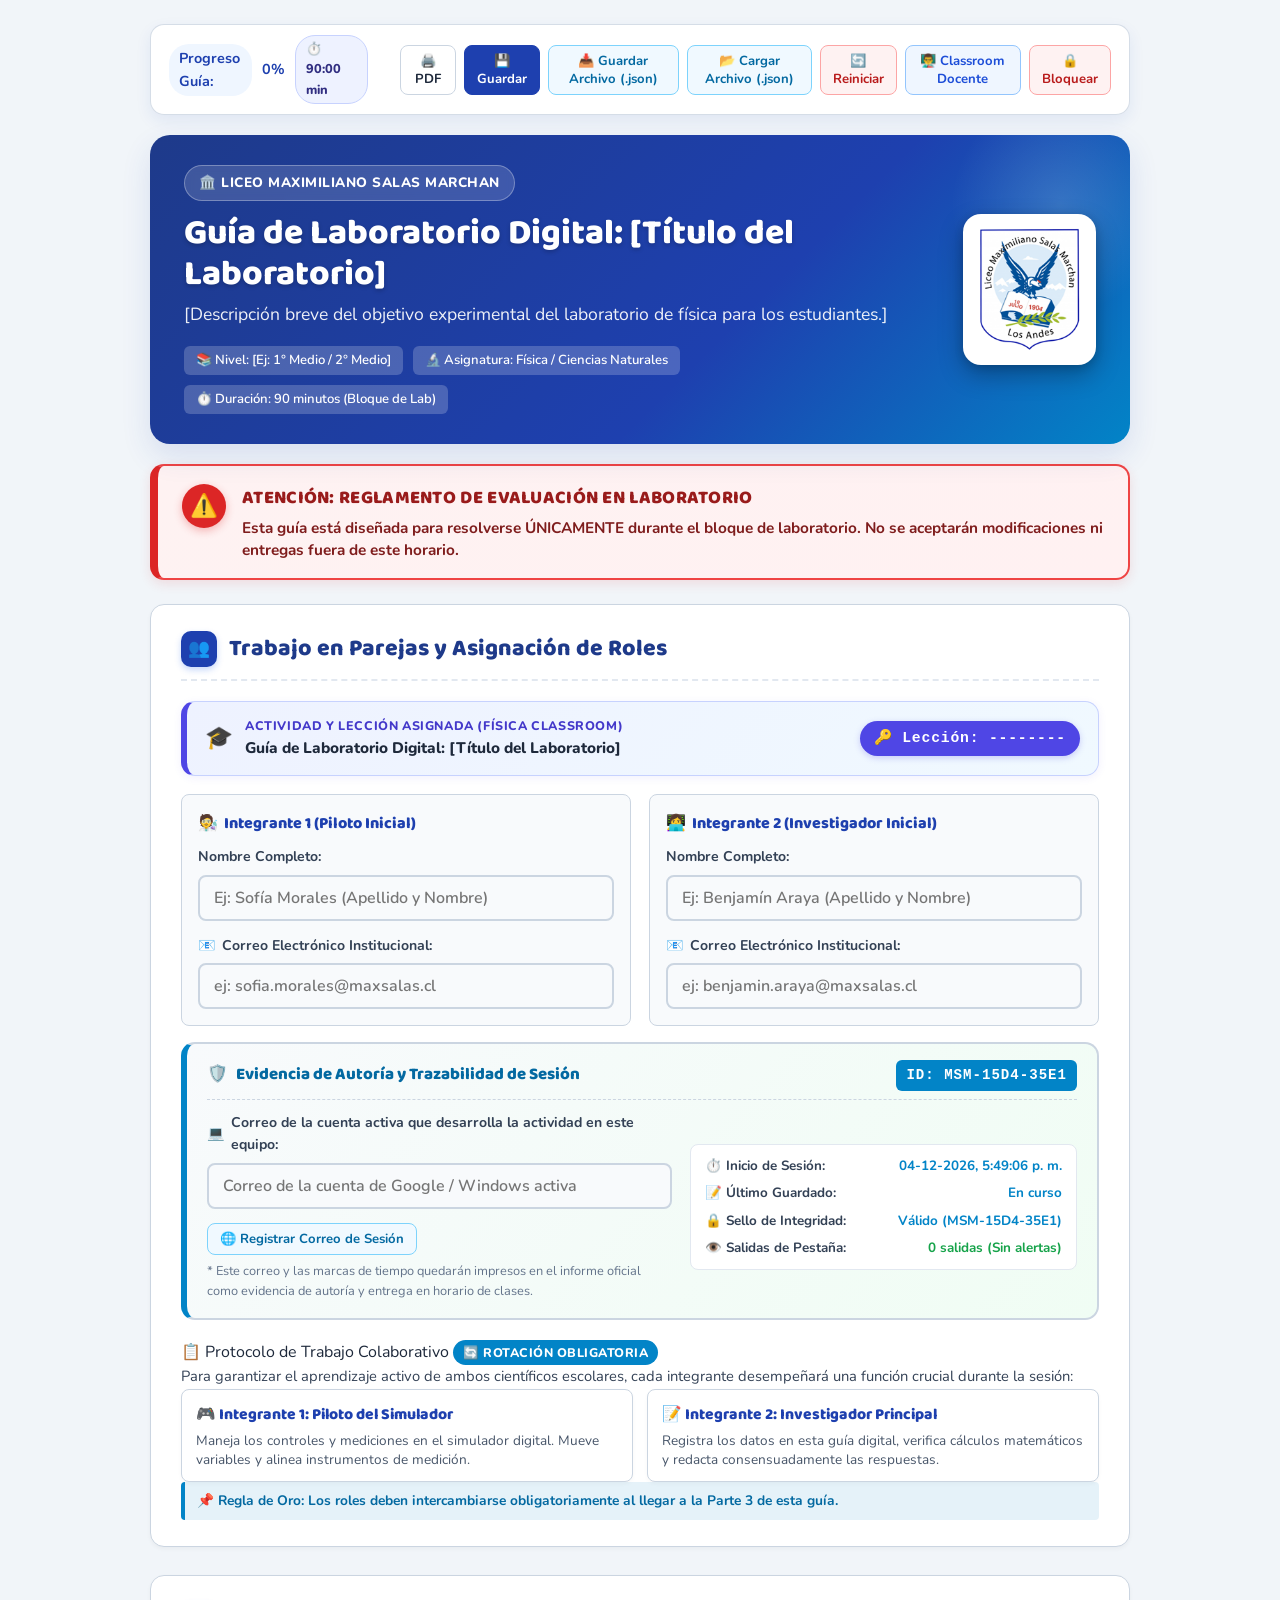
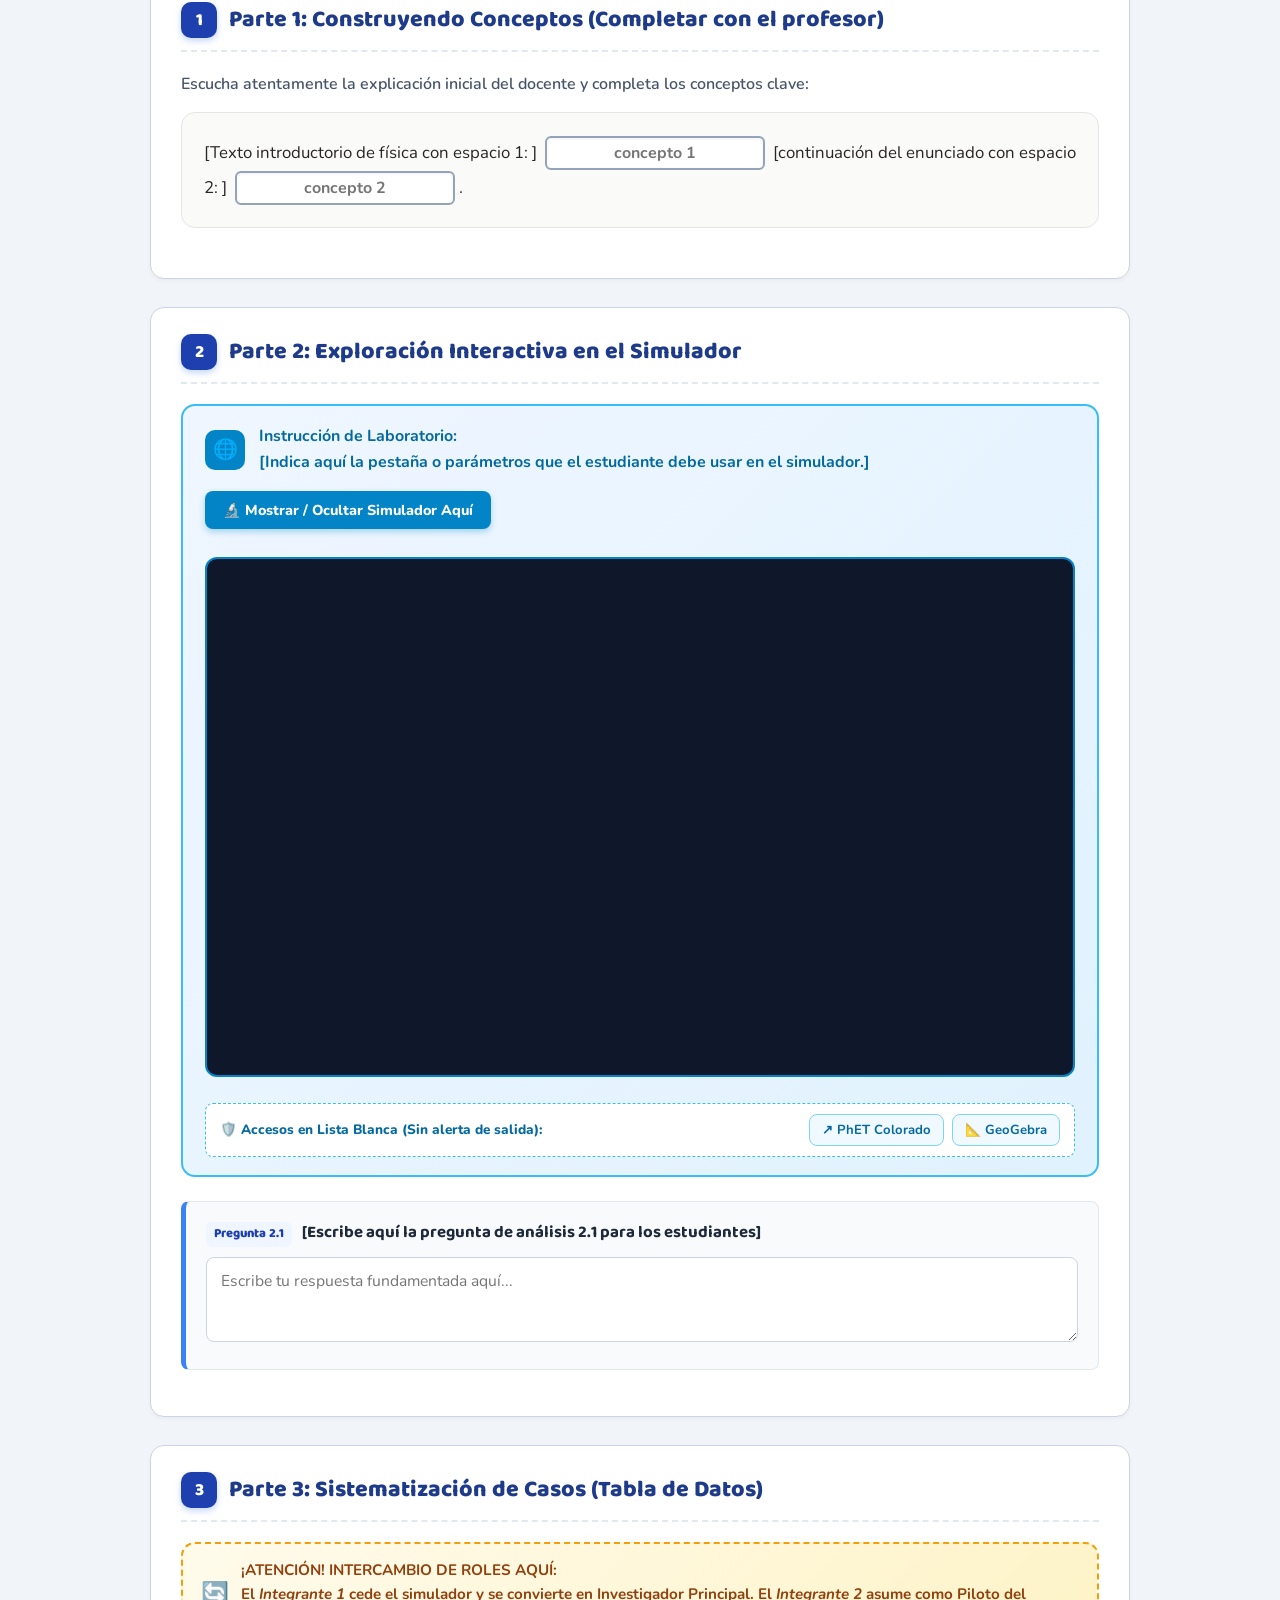
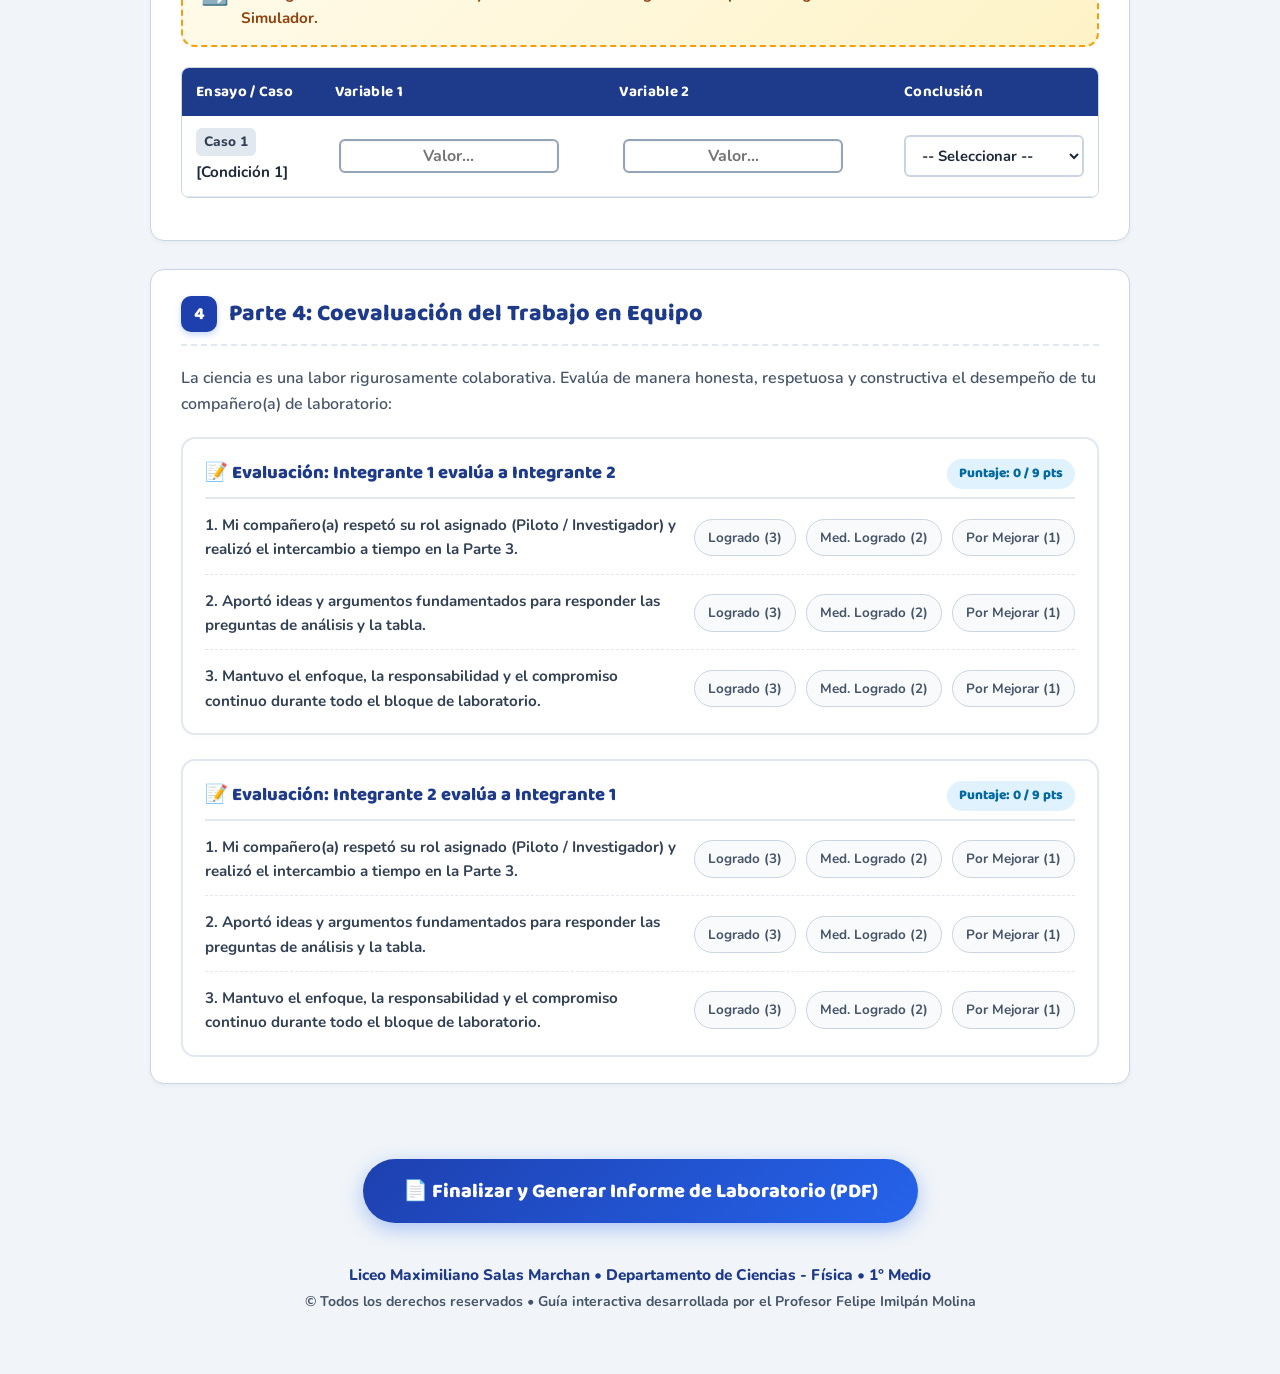
<file: actividades/_plantilla_laboratorio.html>
﻿<!DOCTYPE html>
<html lang="es">
<head>
  <meta charset="UTF-8">
  <meta name="viewport" content="width=device-width, initial-scale=1.0">
  <!-- EDITAR AQUÍ: Título de la pestaña del navegador -->
  <title>Guía de Laboratorio Digital: [NOMBRE DE LA UNIDAD O TEMA]</title>
  <link rel="preconnect" href="https://fonts.googleapis.com">
  <link rel="preconnect" href="https://fonts.gstatic.com" crossorigin>
  <link href="https://fonts.googleapis.com/css2?family=Baloo+2:wght@500;600;700;800&family=Nunito:ital,wght@0,300;0,400;0,600;0,700;0,800;0,900;1,400;1,700&display=swap" rel="stylesheet">
  <link rel="stylesheet" href="../css/guia-base.css">
</head>
<body>

  <div class="container">

    <!-- BARRA FLOTANTE DE PROGRESO Y ACCIONES -->
    <header class="top-progress-bar" id="topBar">
      <div class="progress-info">
        <span>Progreso Guía:</span>
        <strong id="progressPercent">0%</strong>
        <span id="studentTimer90Badge" style="background: #eef2ff; color: #312e81; border: 1px solid #c7d2fe; font-weight: 800; font-size: 0.8rem; padding: 3px 10px; border-radius: 20px;" title="La actividad se cierra automáticamente a los 90 minutos o cuando el profesor la finalice">⏱️ 90:00 min</span>
      </div>
      <div class="progress-bar-wrapper">
        <div class="progress-bar-fill" id="progressBar"></div>
      </div>
      <div class="top-actions">
        <button type="button" class="btn-action" onclick="imprimirLaboratorio()" title="Imprimir o guardar como PDF">🖨️ PDF</button>
        <button type="button" class="btn-action btn-save" onclick="guardarManual()" title="Guardar cambios en la memoria del navegador">💾 Guardar</button>
        <button type="button" class="btn-action btn-file" onclick="descargarAvance()" title="Descargar archivo .json con tus respuestas">📥 Guardar Archivo (.json)</button>
        <button type="button" class="btn-action btn-file" onclick="abrirSelectorArchivo()" title="Cargar un archivo .json guardado previamente">📂 Cargar Archivo (.json)</button>
        <input type="file" id="fileImportInput" accept=".json" style="display: none;" onchange="cargarArchivoAvance(event)">
        <button type="button" class="btn-action btn-reset" onclick="reiniciarGuia()" title="Reiniciar respuestas locales">🔄 Reiniciar</button>
        <button type="button" class="btn-action btn-teacher" onclick="abrirModalAuthDocente()" title="Ir al Panel Docente">👨‍🏫 Classroom Docente</button>
        <button type="button" class="btn-action btn-reset" onclick="bloquearLaboratorio()" title="Bloquear laboratorio">🔒 Bloquear</button>
      </div>
    </header>

    <div id="toastNotification" class="toast-notification"></div>

    <!-- ENCABEZADO INSTITUCIONAL (CON LOGO OFICIAL DEL LICEO) -->
    <header class="header-card">
      <div class="header-flex">
        <div class="header-text-col">
          <div class="institution-tag">🏛️ Liceo Maximiliano Salas Marchan</div>
          <!-- EDITAR AQUÍ: Título y descripción del laboratorio -->
          <h1 class="header-title">Guía de Laboratorio Digital: [Título del Laboratorio]</h1>
          <p class="header-subtitle">
            [Descripción breve del objetivo experimental del laboratorio de física para los estudiantes.]
          </p>
          <div class="meta-badges">
            <div class="badge">📚 Nivel: [Ej: 1° Medio / 2° Medio]</div>
            <div class="badge">🔬 Asignatura: Física / Ciencias Naturales</div>
            <div class="badge">⏱️ Duración: 90 minutos (Bloque de Lab)</div>
          </div>
        </div>
        <div class="header-logo-col">
          <div class="logo-container-card" title="Insignia Oficial Liceo Maximiliano Salas Marchan - Los Andes">
            <img src="[data-uri]" alt="Insignia Liceo Maximiliano Salas Marchan" class="liceo-logo-img">
          </div>
        </div>
      </div>
    </header>

    <!-- ADVERTENCIA ESTRICTA -->
    <section class="strict-alert-banner" role="alert">
      <div class="alert-icon-box">⚠️</div>
      <div class="alert-text-box">
        <h3>ATENCIÓN: REGLAMENTO DE EVALUACIÓN EN LABORATORIO</h3>
        <p>
          Esta guía está diseñada para resolverse <strong>ÚNICAMENTE</strong> durante el bloque de laboratorio.
          No se aceptarán modificaciones ni entregas fuera de este horario.
        </p>
      </div>
    </section>

    <!-- IDENTIFICACIÓN DEL EQUIPO Y ROLES (NO REQUIERE CAMBIOS) -->
    <section class="card" id="seccion-equipo">
      <div class="section-title-wrap">
        <div class="section-num">👥</div>
        <h2 class="section-title">Trabajo en Parejas y Asignación de Roles</h2>
      </div>

      <div class="course-session-banner" id="studentCourseBanner">
        <div style="display: flex; align-items: center; gap: 12px; flex-wrap: wrap;">
          <span style="font-size: 1.4rem;">🎓</span>
          <div>
            <div style="font-size: 0.78rem; font-weight: 800; color: #4338ca; text-transform: uppercase; letter-spacing: 0.6px;">
              Actividad y Lección Asignada (Física Classroom)
            </div>
            <div style="font-size: 0.96rem; font-weight: 800; color: #1e293b;" id="studentActiveLessonTitle">
              [Título de la Actividad Asignada]
            </div>
          </div>
        </div>
        <div style="display: flex; align-items: center; gap: 10px; flex-wrap: wrap;">
          <span class="course-code-badge" id="badgeCodigoClaseAlumno">🔑 Lección: --------</span>
        </div>
      </div>

      <div class="team-inputs-grid">
        <div class="member-card">
          <div class="member-badge-title"><span>🧑‍🔬</span> Integrante 1 (Piloto Inicial)</div>
          <div class="input-field-group">
            <label for="integrante1">Nombre Completo:</label>
            <input type="text" id="integrante1" class="team-input saveable" placeholder="Ej: Sofía Morales (Apellido y Nombre)">
          </div>
          <div class="input-field-group" style="margin-top: 6px;">
            <label for="correo1"><span>📧</span> Correo Electrónico Institucional:</label>
            <input type="email" id="correo1" class="team-input saveable" placeholder="ej: sofia.morales@maxsalas.cl">
          </div>
        </div>

        <div class="member-card">
          <div class="member-badge-title"><span>👩‍💻</span> Integrante 2 (Investigador Inicial)</div>
          <div class="input-field-group">
            <label for="integrante2">Nombre Completo:</label>
            <input type="text" id="integrante2" class="team-input saveable" placeholder="Ej: Benjamín Araya (Apellido y Nombre)">
          </div>
          <div class="input-field-group" style="margin-top: 6px;">
            <label for="correo2"><span>📧</span> Correo Electrónico Institucional:</label>
            <input type="email" id="correo2" class="team-input saveable" placeholder="ej: benjamin.araya@maxsalas.cl">
          </div>
        </div>
      </div>

      <div class="evidence-box">
        <div class="evidence-header">
          <div class="evidence-title"><span>🛡️</span> Evidencia de Autoría y Trazabilidad de Sesión</div>
          <div class="evidence-badge" id="codigoVerificacionBadge">ID: MSM-INIT</div>
        </div>
        <div class="evidence-content-grid">
          <div class="input-field-group">
            <label for="correoSesion"><span>💻</span> Correo de la cuenta activa que desarrolla la actividad en este equipo:</label>
            <input type="email" id="correoSesion" class="team-input saveable" placeholder="Correo de la cuenta de Google / Windows activa">
            <div style="margin-top: 8px;">
              <button type="button" class="btn-action btn-file" onclick="iniciarSesionConGoogle()">🌐 Registrar Correo de Sesión</button>
            </div>
            <small style="color: #64748b; font-size: 0.8rem;">
              * Este correo y las marcas de tiempo quedarán impresos en el informe oficial como evidencia de autoría y entrega en horario de clases.
            </small>
          </div>
          <div class="evidence-meta-info">
            <div class="meta-row"><strong>⏱️ Inicio de Sesión:</strong> <span id="metaInicioSesion">Cargando...</span></div>
            <div class="meta-row"><strong>📝 Último Guardado:</strong> <span id="metaUltimaModif">En curso</span></div>
            <div class="meta-row"><strong>🔒 Sello de Integridad:</strong> <span id="metaSelloIntegridad">Válido</span></div>
            <div class="meta-row"><strong>👁️ Salidas de Pestaña:</strong> <span id="metaSalidasPestana" style="color: #16a34a;">0 salidas (Sin alertas)</span></div>
          </div>
        </div>
      </div>

      <div class="protocol-card">
        <div class="protocol-header">
          <span>📋 Protocolo de Trabajo Colaborativo</span>
          <span class="role-switch-badge">🔄 ROTACIÓN OBLIGATORIA</span>
        </div>
        <p style="font-size: 0.92rem; color: #334155;">
          Para garantizar el aprendizaje activo de ambos científicos escolares, cada integrante desempeñará una función crucial durante la sesión:
        </p>
        <div class="roles-grid">
          <div class="role-box">
            <div class="role-box-title">🎮 Integrante 1: Piloto del Simulador</div>
            <div class="role-box-desc">Maneja los controles y mediciones en el simulador digital. Mueve variables y alinea instrumentos de medición.</div>
          </div>
          <div class="role-box">
            <div class="role-box-title">📝 Integrante 2: Investigador Principal</div>
            <div class="role-box-desc">Registra los datos en esta guía digital, verifica cálculos matemáticos y redacta consensuadamente las respuestas.</div>
          </div>
        </div>
        <div style="background: rgba(2, 132, 199, 0.1); border-left: 4px solid #0284c7; padding: 8px 12px; border-radius: 4px; font-size: 0.86rem; color: #0369a1; font-weight: 700;">
          📌 Regla de Oro: Los roles <strong>deben intercambiarse obligatoriamente</strong> al llegar a la <strong>Parte 3</strong> de esta guía.
        </div>
      </div>
    </section>

    <!-- =======================================================================
         EDITAR DESDE AQUÍ: CONTENIDO Y PREGUNTAS PROPIAS DEL LABORATORIO
         ======================================================================= -->

    <!-- PARTE 1: CONSTRUYENDO CONCEPTOS -->
    <section class="card" id="parte-1">
      <div class="section-title-wrap">
        <div class="section-num">1</div>
        <h2 class="section-title">Parte 1: Construyendo Conceptos (Completar con el profesor)</h2>
      </div>
      <p style="margin-bottom: 14px; font-weight: 600; color: #475569;">
        Escucha atentamente la explicación inicial del docente y completa los conceptos clave:
      </p>
      <div class="concept-fill-container">
        [Texto introductorio de física con espacio 1: ]
        <input type="text" id="blank1" class="fill-input saveable" placeholder="concepto 1" data-answer="respuesta1">
        [continuación del enunciado con espacio 2: ]
        <input type="text" id="blank2" class="fill-input saveable" placeholder="concepto 2" data-answer="respuesta2">.
      </div>
    </section>

    <!-- PARTE 2: EXPLORACIÓN EN SIMULADOR -->
    <section class="card" id="parte-2">
      <div class="section-title-wrap">
        <div class="section-num">2</div>
        <h2 class="section-title">Parte 2: Exploración Interactiva en el Simulador</h2>
      </div>
      <div class="phet-instruction-box" style="flex-direction: column; align-items: stretch;">
        <div style="display: flex; align-items: center; justify-content: space-between; gap: 16px; flex-wrap: wrap;">
          <div class="phet-instruction-text">
            <div class="phet-icon-badge">🌐</div>
            <div>
              <strong>Instrucción de Laboratorio:</strong><br>
              [Indica aquí la pestaña o parámetros que el estudiante debe usar en el simulador.]
            </div>
          </div>
          <button type="button" class="btn-phet-link" style="border:none; cursor:pointer;" onclick="toggleSimuladorIntegrado()">
            🔬 Mostrar / Ocultar Simulador Aquí
          </button>
        </div>

        <div id="phetIframeContainer" style="display: block; width: 100%; height: 520px; margin-top: 12px; border: 2px solid #0284c7; border-radius: 12px; overflow: hidden; background: #0f172a;">
          <!-- EDITAR AQUÍ: URL del simulador PhET o GeoGebra -->
          <iframe id="simuladorIframe" src="https://phet.colorado.edu/sims/html/forces-and-motion-basics/latest/forces-and-motion-basics_all.html?locale=es" width="100%" height="100%" style="border: none;" allowfullscreen></iframe>
        </div>

        <div id="whitelistBar" style="margin-top: 10px; padding: 10px 14px; background: #ffffff; border: 1px dashed #38bdf8; border-radius: 8px; display: flex; align-items: center; justify-content: space-between; flex-wrap: wrap; gap: 8px;">
          <span style="font-size: 0.85rem; font-weight: 800; color: #0369a1;">🛡️ Accesos en Lista Blanca (Sin alerta de salida):</span>
          <div style="display: flex; gap: 8px; flex-wrap: wrap;">
            <button type="button" class="btn-action btn-file" onclick="abrirSitioAutorizado('https://phet.colorado.edu', 'PhET Colorado')">↗ PhET Colorado</button>
            <button type="button" class="btn-action btn-file" onclick="abrirSitioAutorizado('https://www.geogebra.org/classic', 'GeoGebra')">📐 GeoGebra</button>
          </div>
        </div>
      </div>

      <div class="question-block">
        <div class="question-header">
          <span class="question-badge">Pregunta 2.1</span>
          <span>[Escribe aquí la pregunta de análisis 2.1 para los estudiantes]</span>
        </div>
        <textarea id="q_2_1" class="interactive-textarea saveable" placeholder="Escribe tu respuesta fundamentada aquí..."></textarea>
      </div>
    </section>

    <!-- PARTE 3: SISTEMATIZACIÓN / TABLA DE DATOS -->
    <section class="card" id="parte-3">
      <div class="section-title-wrap">
        <div class="section-num">3</div>
        <h2 class="section-title">Parte 3: Sistematización de Casos (Tabla de Datos)</h2>
      </div>
      <div class="role-switch-alert">
        <div class="icon">🔄</div>
        <div>
          <strong>¡ATENCIÓN! INTERCAMBIO DE ROLES AQUÍ:</strong><br>
          El <em>Integrante 1</em> cede el simulador y se convierte en <strong>Investigador Principal</strong>. El <em>Integrante 2</em> asume como <strong>Piloto del Simulador</strong>.
        </div>
      </div>
      <div class="table-responsive">
        <table class="data-table">
          <thead>
            <tr>
              <th>Ensayo / Caso</th>
              <th>Variable 1</th>
              <th>Variable 2</th>
              <th>Conclusión</th>
            </tr>
          </thead>
          <tbody>
            <tr>
              <td><span class="position-pill">Caso 1</span><br><strong>[Condición 1]</strong></td>
              <td><input type="text" id="t_c1_v1" class="fill-input saveable" style="width:100%;" placeholder="Valor..."></td>
              <td><input type="text" id="t_c1_v2" class="fill-input saveable" style="width:100%;" placeholder="Valor..."></td>
              <td>
                <select id="t_c1_sel" class="table-select saveable" data-correct="Opción A">
                  <option value="">-- Seleccionar --</option>
                  <option value="Opción A">Opción A</option>
                  <option value="Opción B">Opción B</option>
                </select>
              </td>
            </tr>
          </tbody>
        </table>
      </div>
    </section>

    <!-- PARTE 4: COEVALUACIÓN DEL EQUIPO (MANTENER) -->
    <section class="card" id="parte-5">
      <div class="section-title-wrap">
        <div class="section-num">4</div>
        <h2 class="section-title">Parte 4: Coevaluación del Trabajo en Equipo</h2>
      </div>
      <p style="margin-bottom: 20px; font-weight: 600; color: #475569;">
        La ciencia es una labor rigurosamente colaborativa. Evalúa de manera honesta, respetuosa y constructiva el desempeño de tu compañero(a) de laboratorio:
      </p>
      <div class="rubric-container">
        <div class="rubric-box">
          <div class="rubric-title">
            <span id="titleEval1">📝 Evaluación: Integrante 1 evalúa a Integrante 2</span>
            <span class="rubric-score-badge" id="scoreBadge1">Puntaje: 0 / 9 pts</span>
          </div>
          <div class="rubric-criteria-list">
            <div class="rubric-item">
              <div class="rubric-statement">1. Mi compañero(a) respetó su rol asignado (Piloto / Investigador) y realizó el intercambio a tiempo en la Parte 3.</div>
              <div class="rubric-options">
                <label class="rubric-label" onclick="updateRadioClass(this, event)"><input type="radio" name="coev1_c1" value="3" class="saveable"> Logrado (3)</label>
                <label class="rubric-label" onclick="updateRadioClass(this, event)"><input type="radio" name="coev1_c1" value="2" class="saveable"> Med. Logrado (2)</label>
                <label class="rubric-label" onclick="updateRadioClass(this, event)"><input type="radio" name="coev1_c1" value="1" class="saveable"> Por Mejorar (1)</label>
              </div>
            </div>
            <div class="rubric-item">
              <div class="rubric-statement">2. Aportó ideas y argumentos fundamentados para responder las preguntas de análisis y la tabla.</div>
              <div class="rubric-options">
                <label class="rubric-label" onclick="updateRadioClass(this, event)"><input type="radio" name="coev1_c2" value="3" class="saveable"> Logrado (3)</label>
                <label class="rubric-label" onclick="updateRadioClass(this, event)"><input type="radio" name="coev1_c2" value="2" class="saveable"> Med. Logrado (2)</label>
                <label class="rubric-label" onclick="updateRadioClass(this, event)"><input type="radio" name="coev1_c2" value="1" class="saveable"> Por Mejorar (1)</label>
              </div>
            </div>
            <div class="rubric-item">
              <div class="rubric-statement">3. Mantuvo el enfoque, la responsabilidad y el compromiso continuo durante todo el bloque de laboratorio.</div>
              <div class="rubric-options">
                <label class="rubric-label" onclick="updateRadioClass(this, event)"><input type="radio" name="coev1_c3" value="3" class="saveable"> Logrado (3)</label>
                <label class="rubric-label" onclick="updateRadioClass(this, event)"><input type="radio" name="coev1_c3" value="2" class="saveable"> Med. Logrado (2)</label>
                <label class="rubric-label" onclick="updateRadioClass(this, event)"><input type="radio" name="coev1_c3" value="1" class="saveable"> Por Mejorar (1)</label>
              </div>
            </div>
          </div>
        </div>

        <div class="rubric-box">
          <div class="rubric-title">
            <span id="titleEval2">📝 Evaluación: Integrante 2 evalúa a Integrante 1</span>
            <span class="rubric-score-badge" id="scoreBadge2">Puntaje: 0 / 9 pts</span>
          </div>
          <div class="rubric-criteria-list">
            <div class="rubric-item">
              <div class="rubric-statement">1. Mi compañero(a) respetó su rol asignado (Piloto / Investigador) y realizó el intercambio a tiempo en la Parte 3.</div>
              <div class="rubric-options">
                <label class="rubric-label" onclick="updateRadioClass(this, event)"><input type="radio" name="coev2_c1" value="3" class="saveable"> Logrado (3)</label>
                <label class="rubric-label" onclick="updateRadioClass(this, event)"><input type="radio" name="coev2_c1" value="2" class="saveable"> Med. Logrado (2)</label>
                <label class="rubric-label" onclick="updateRadioClass(this, event)"><input type="radio" name="coev2_c1" value="1" class="saveable"> Por Mejorar (1)</label>
              </div>
            </div>
            <div class="rubric-item">
              <div class="rubric-statement">2. Aportó ideas y argumentos fundamentados para responder las preguntas de análisis y la tabla.</div>
              <div class="rubric-options">
                <label class="rubric-label" onclick="updateRadioClass(this, event)"><input type="radio" name="coev2_c2" value="3" class="saveable"> Logrado (3)</label>
                <label class="rubric-label" onclick="updateRadioClass(this, event)"><input type="radio" name="coev2_c2" value="2" class="saveable"> Med. Logrado (2)</label>
                <label class="rubric-label" onclick="updateRadioClass(this, event)"><input type="radio" name="coev2_c2" value="1" class="saveable"> Por Mejorar (1)</label>
              </div>
            </div>
            <div class="rubric-item">
              <div class="rubric-statement">3. Mantuvo el enfoque, la responsabilidad y el compromiso continuo durante todo el bloque de laboratorio.</div>
              <div class="rubric-options">
                <label class="rubric-label" onclick="updateRadioClass(this, event)"><input type="radio" name="coev2_c3" value="3" class="saveable"> Logrado (3)</label>
                <label class="rubric-label" onclick="updateRadioClass(this, event)"><input type="radio" name="coev2_c3" value="2" class="saveable"> Med. Logrado (2)</label>
                <label class="rubric-label" onclick="updateRadioClass(this, event)"><input type="radio" name="coev2_c3" value="1" class="saveable"> Por Mejorar (1)</label>
              </div>
            </div>
          </div>
        </div>
      </div>
    </section>

    <!-- CIERRE Y PIE INSTITUCIONAL -->
    <footer class="footer-actions">
      <div id="saveStatus" class="save-indicator">✓ Todas las respuestas se guardaron automáticamente en este equipo</div>
      <button type="button" class="btn-submit-lab" onclick="finalizarYGenerarReporte()">📄 Finalizar y Generar Informe de Laboratorio (PDF)</button>
      <div class="footer-credits">
        <p style="font-weight: 800; color: #1e3a8a; font-size: 0.96rem; margin-bottom: 4px;">
          Liceo Maximiliano Salas Marchan • Departamento de Ciencias - Física • 1° Medio
        </p>
        <p style="font-size: 0.88rem; color: #475569; font-weight: 700;">
          © Todos los derechos reservados • Guía interactiva desarrollada por el <strong>Profesor Felipe Imilpán Molina</strong>
        </p>
      </div>
    </footer>

  </div>

  <!-- EDITAR AQUÍ: Identificador único de esta nueva actividad -->
  <script>
    window.LAB_CONFIG = {
      labId: 'plantilla_laboratorio_1m',
      titulo: 'Guía de Laboratorio Digital: [Título del Laboratorio]',
      nivel: '1° Medio',
      storageKey: 'LAB_HIJA_PLANTILLA_MODELO',
      espejosAumento: false
    };
  </script>
  <script src="../js/classroom-bridge.js"></script>
</body>
</html>
</file>
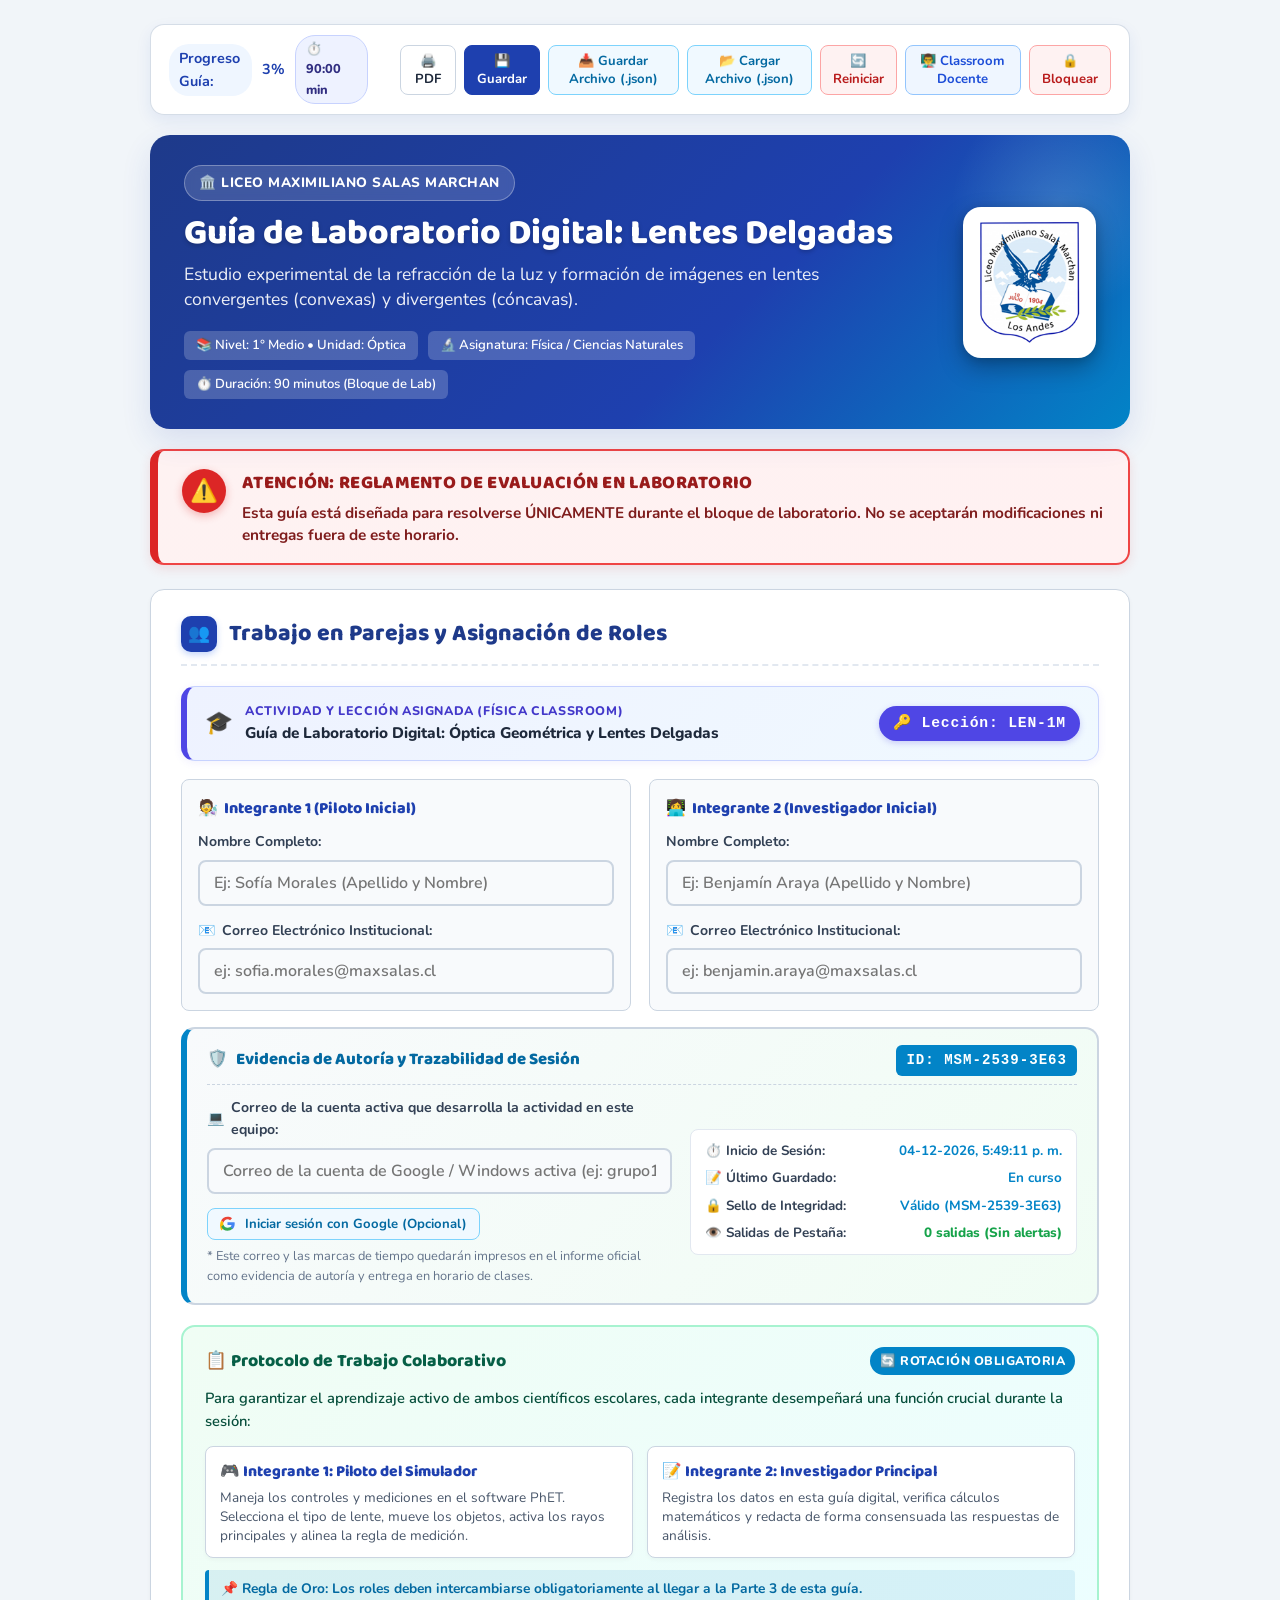
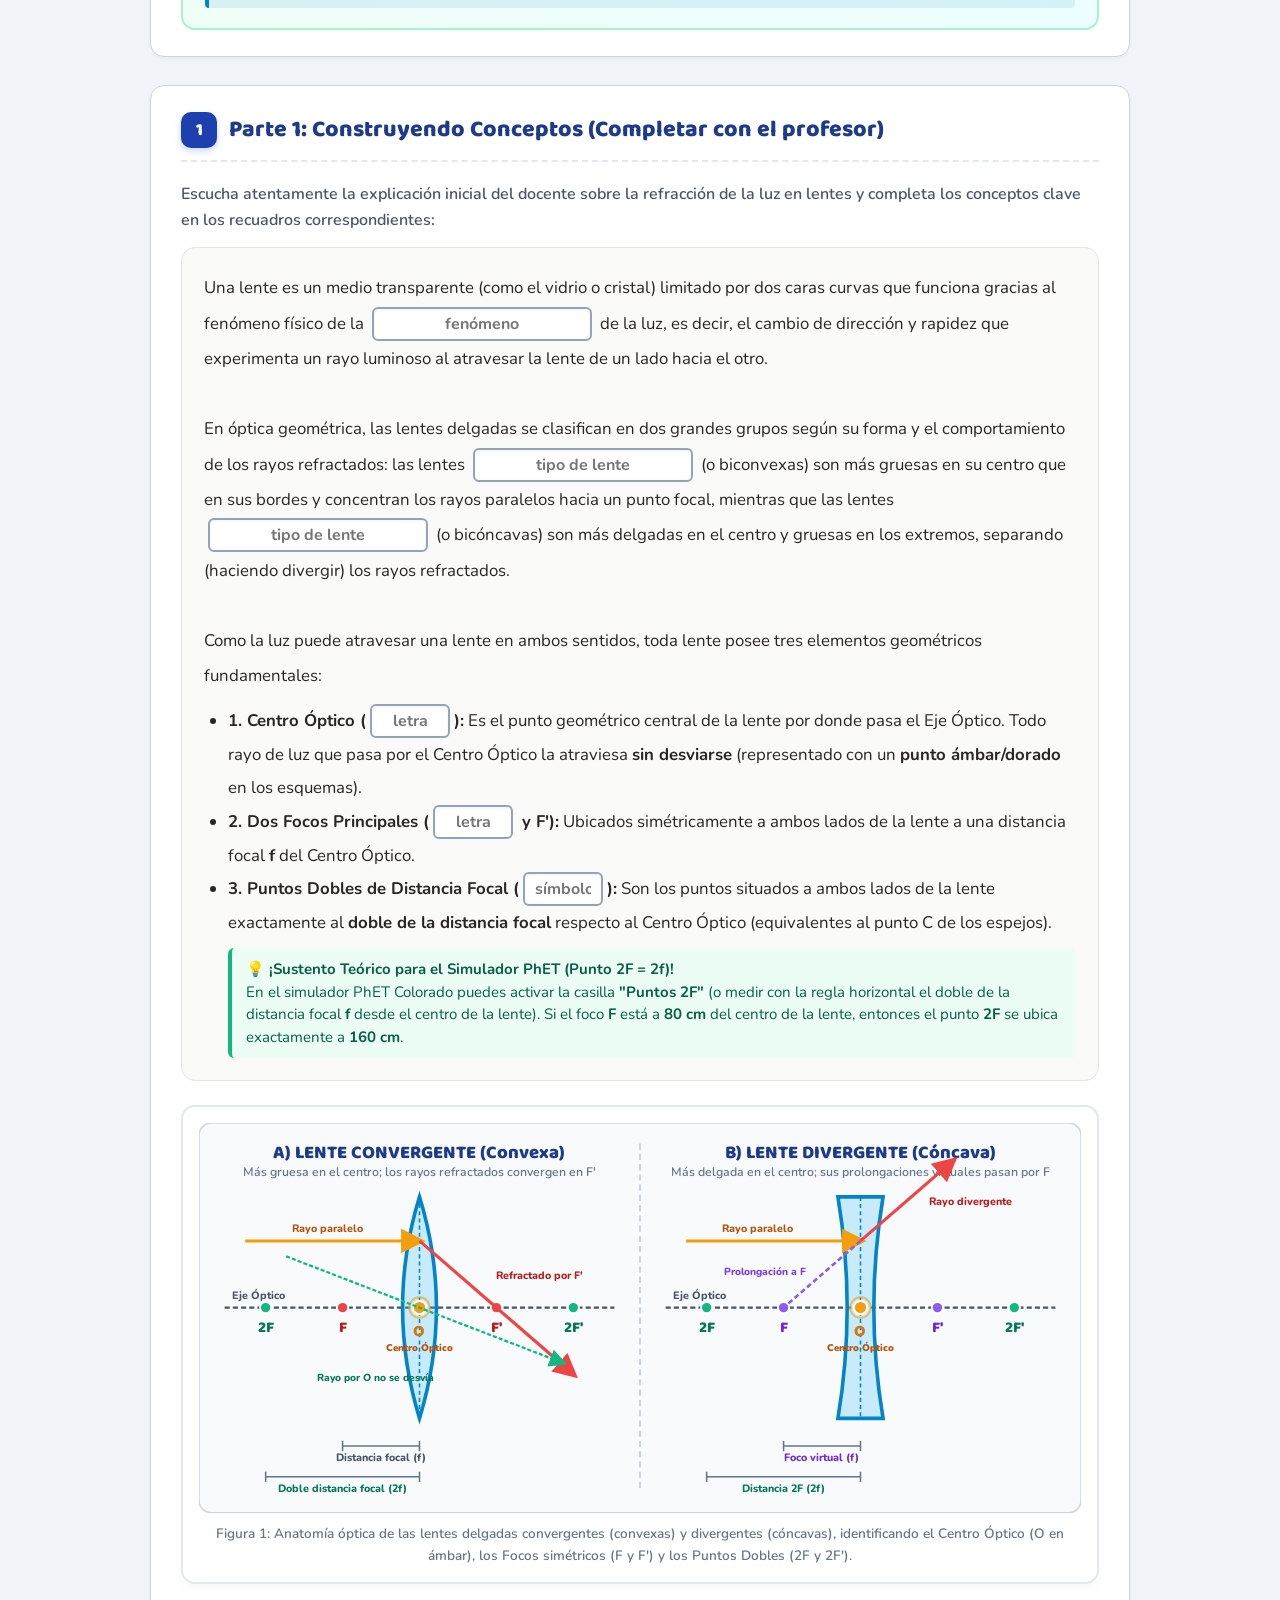
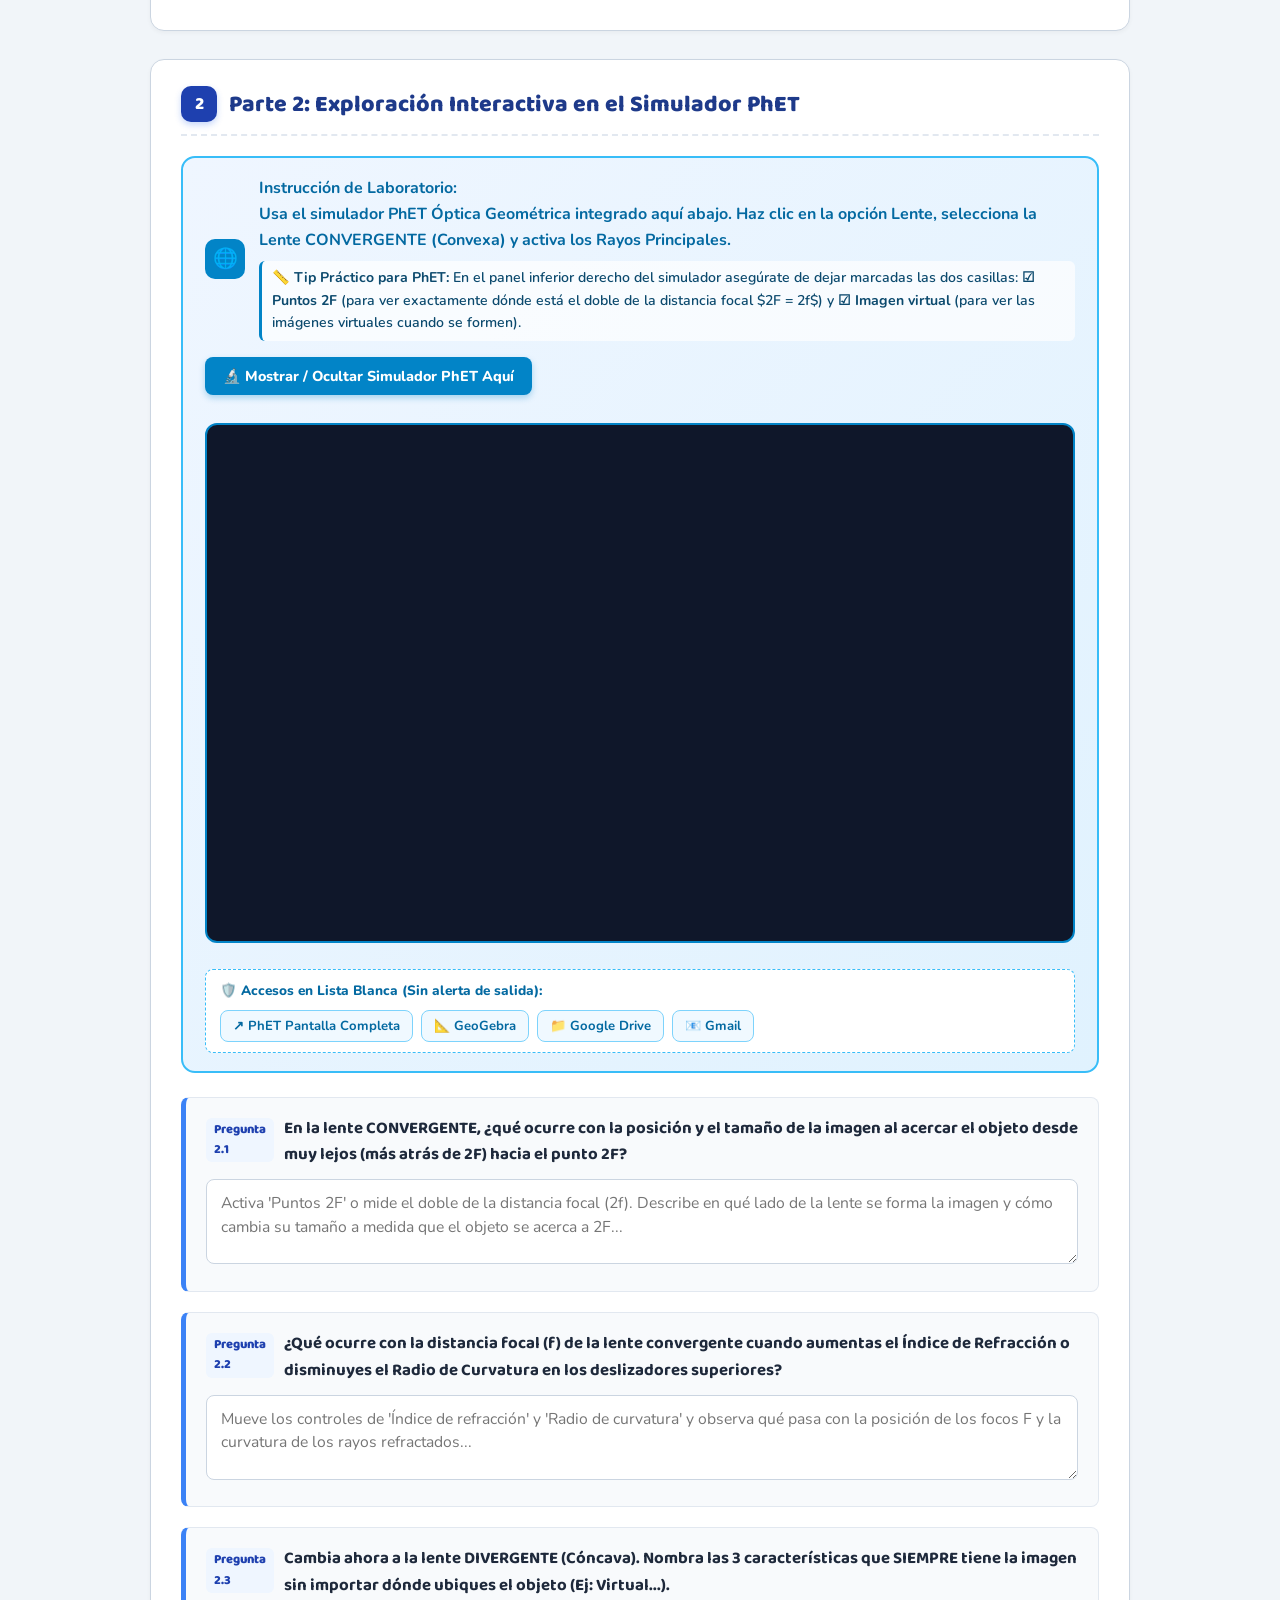
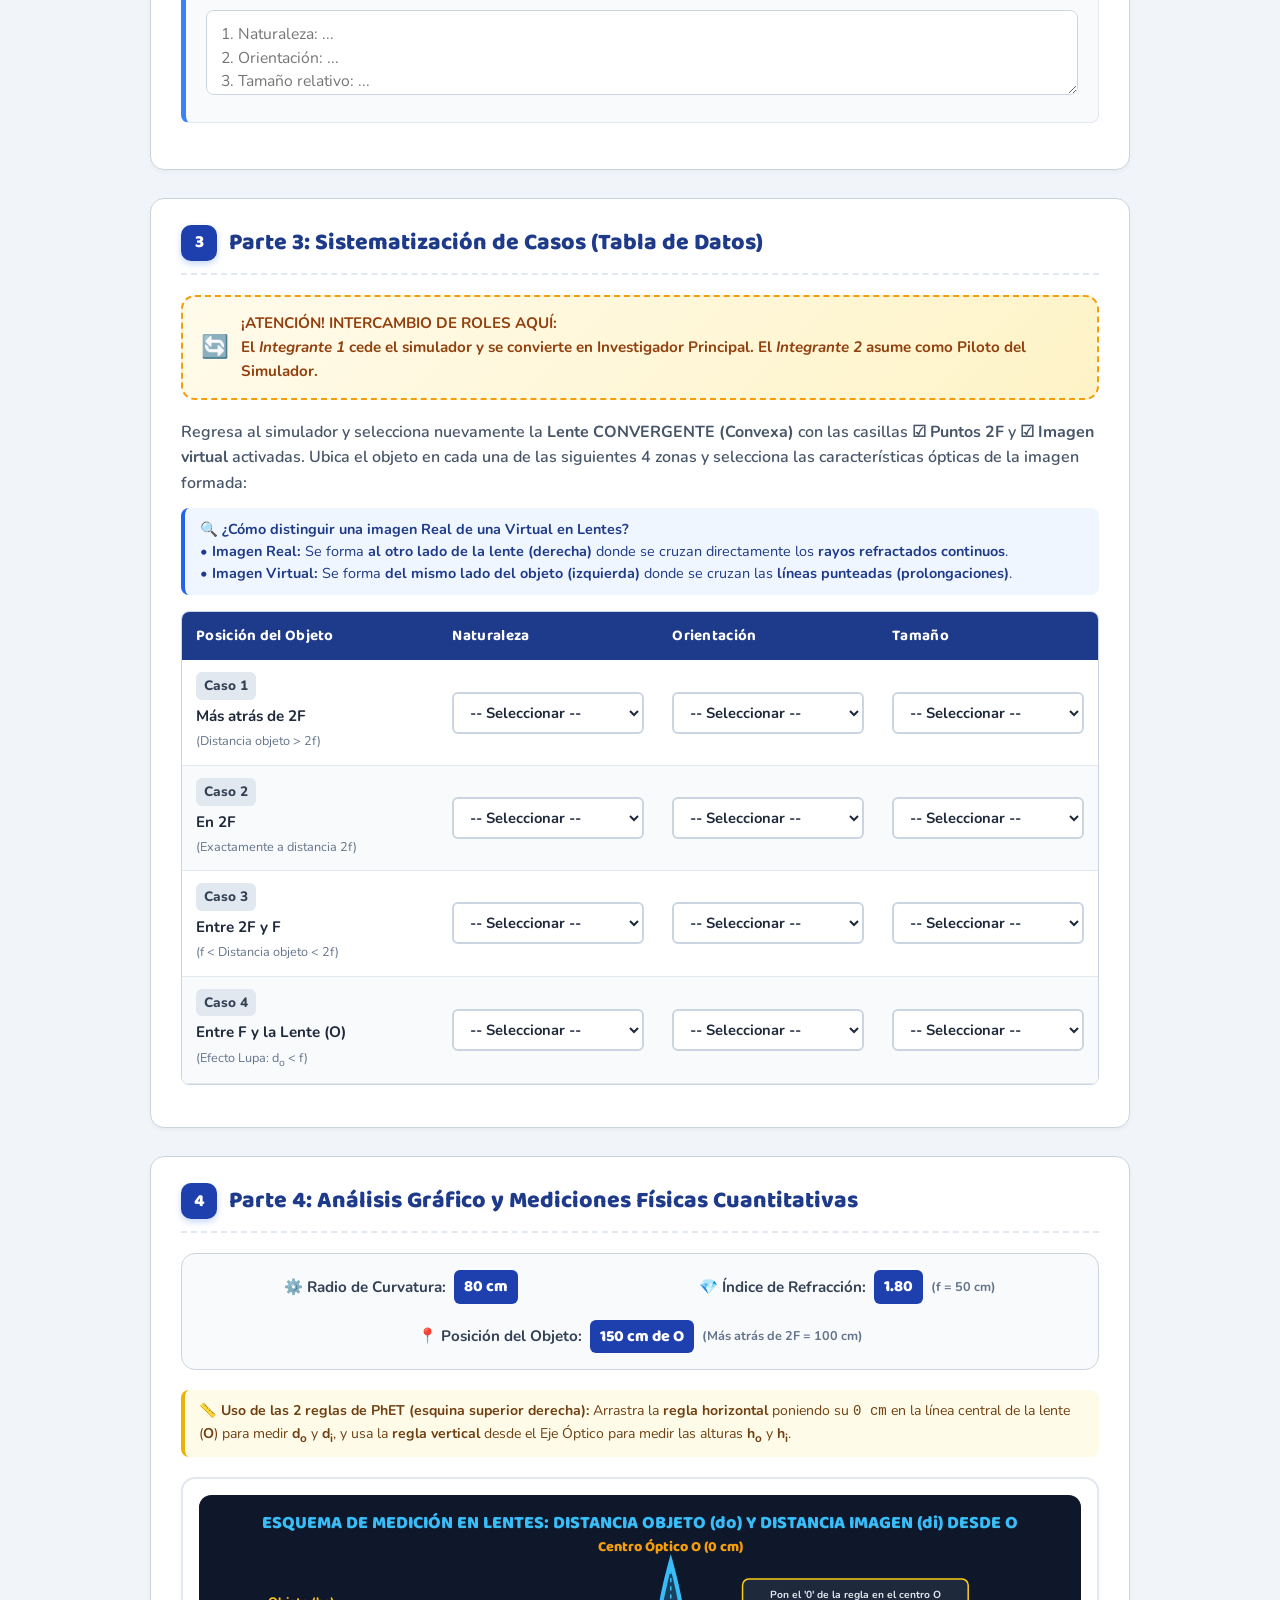
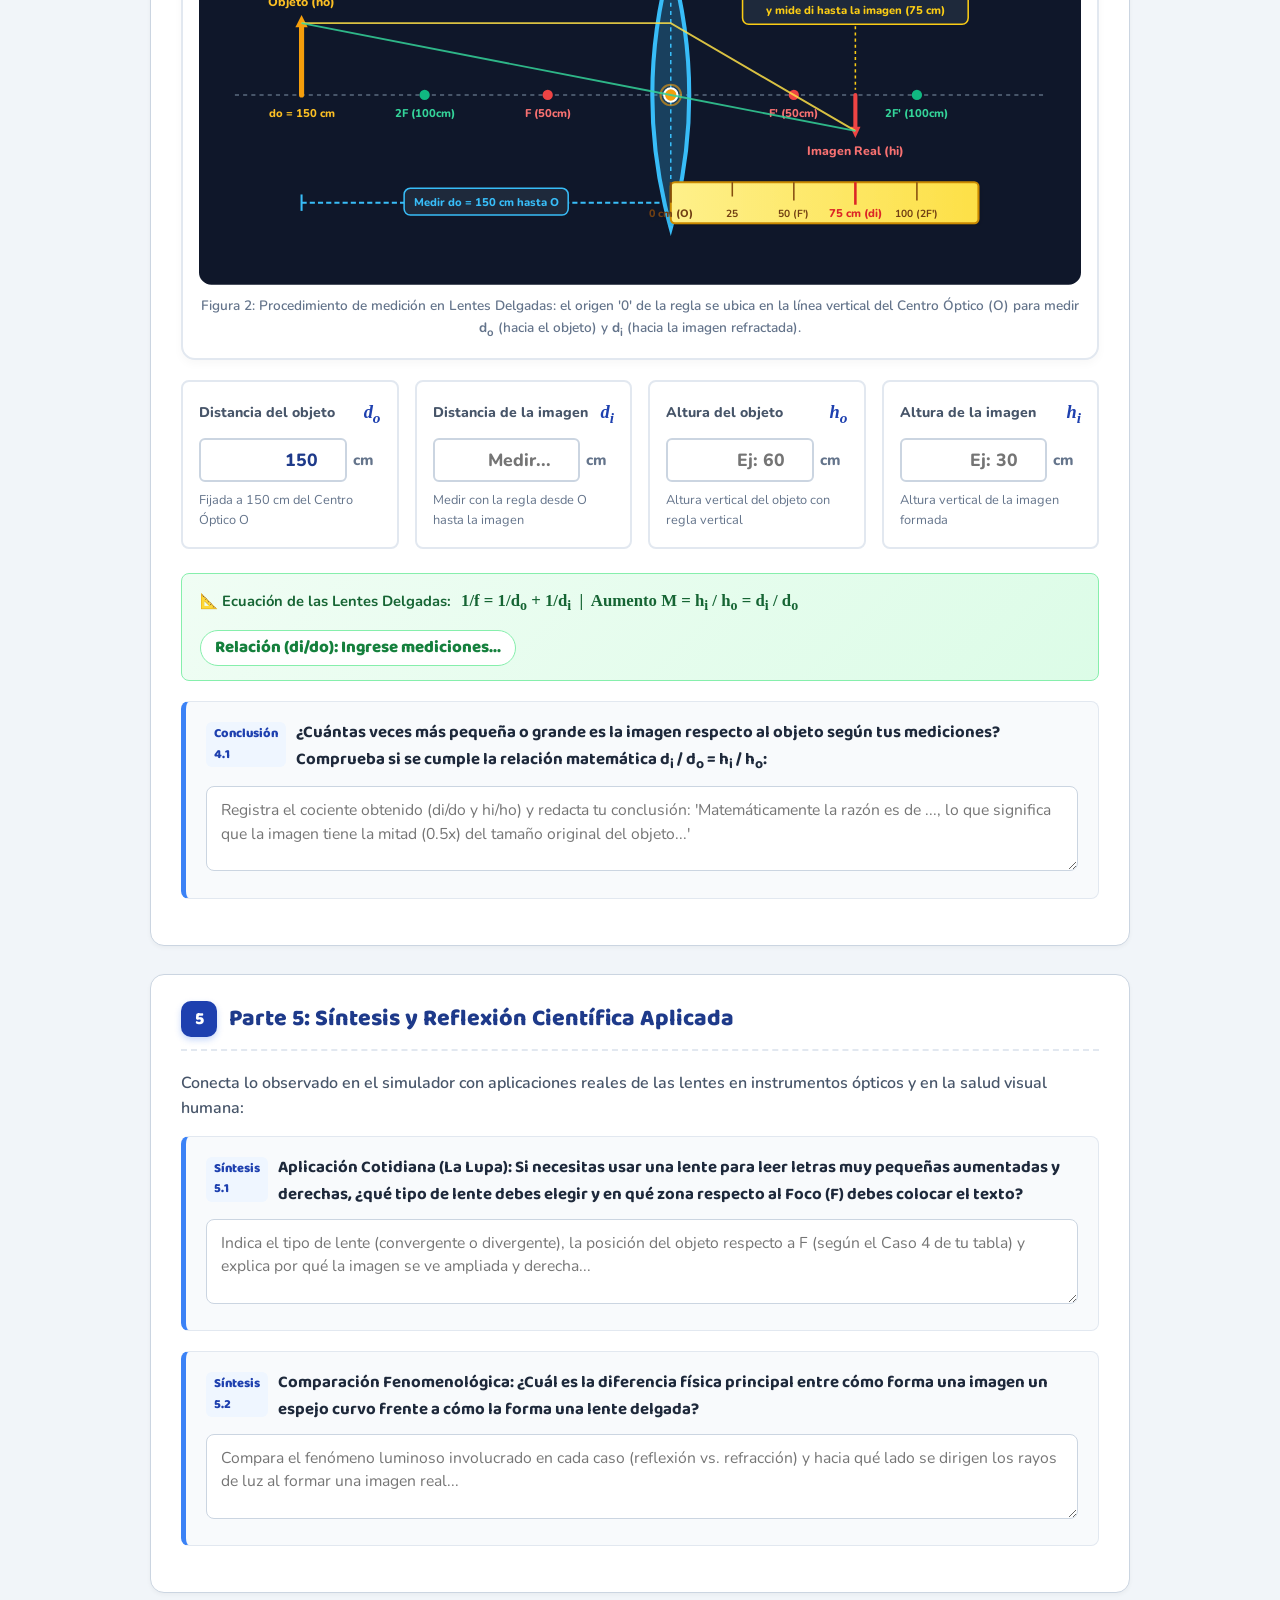
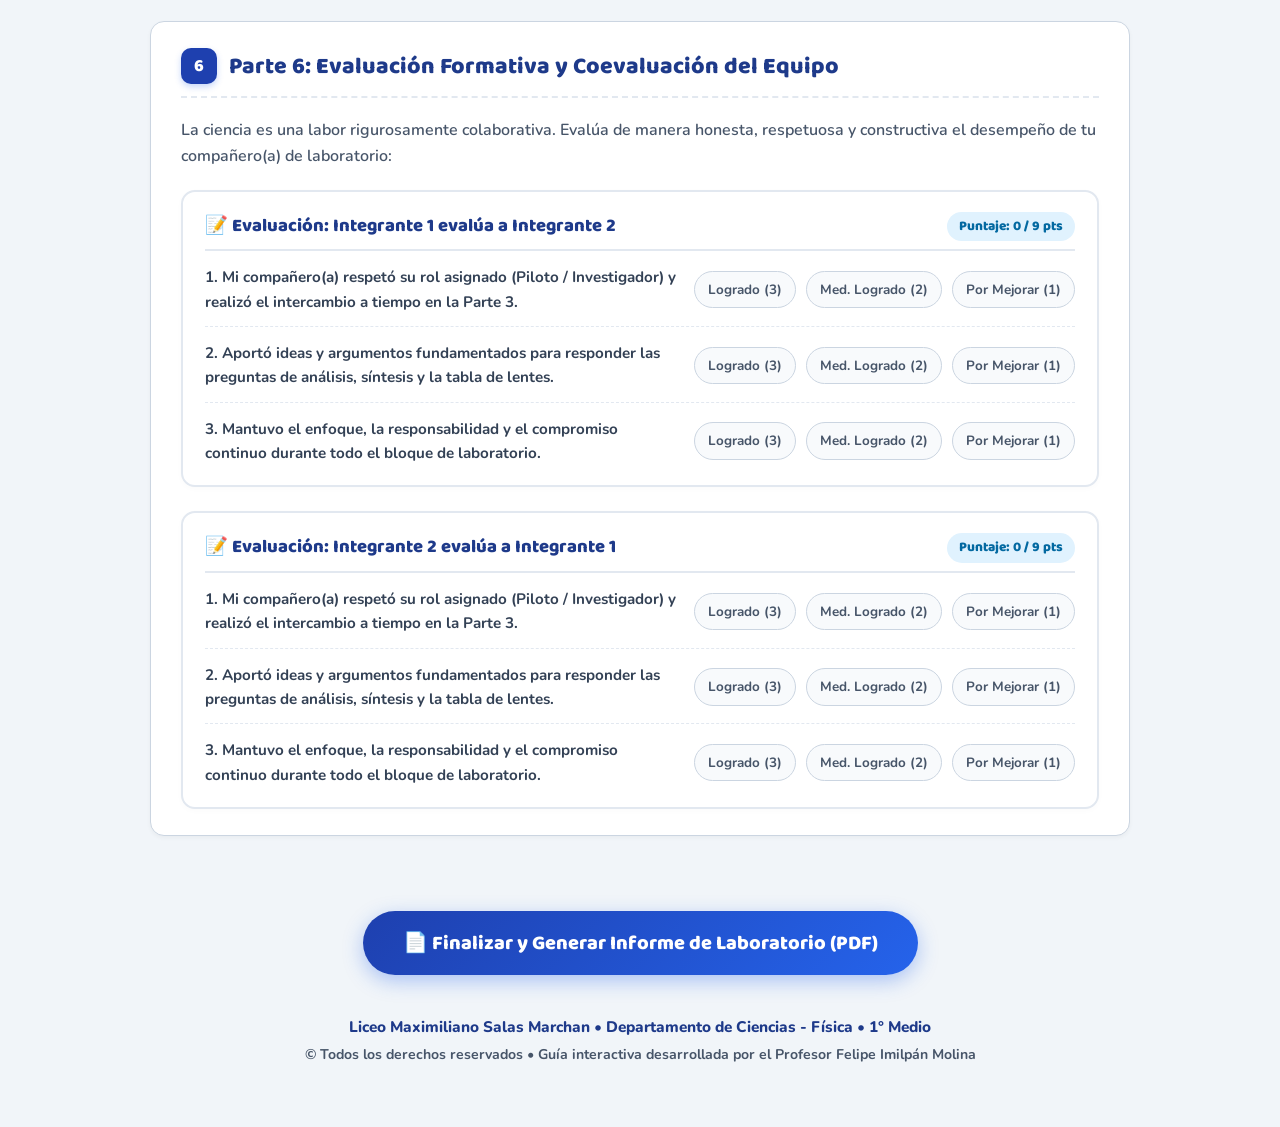
<file: actividades/lentes.html>
<!DOCTYPE html>
<html lang="es">
<head>
  <meta charset="UTF-8">
  <meta name="viewport" content="width=device-width, initial-scale=1.0">
  <title>Guía de Laboratorio Digital: Óptica Geométrica - Lentes Delgadas</title>
  <link rel="preconnect" href="https://fonts.googleapis.com">
  <link rel="preconnect" href="https://fonts.gstatic.com" crossorigin>
  <link href="https://fonts.googleapis.com/css2?family=Baloo+2:wght@500;600;700;800&family=Nunito:ital,wght@0,300;0,400;0,600;0,700;0,800;0,900;1,400;1,700&display=swap" rel="stylesheet">
  <link rel="stylesheet" href="../css/guia-base.css">
</head>
<body>

<div class="container">
    
    <!-- BARRA FLOTANTE DE PROGRESO Y ACCIONES -->
    <header class="top-progress-bar" id="topBar">
      <div class="progress-info">
        <span>Progreso Guía:</span>
        <strong id="progressPercent">0%</strong>
        <span id="studentTimer90Badge" style="background: #eef2ff; color: #312e81; border: 1px solid #c7d2fe; font-weight: 800; font-size: 0.8rem; padding: 3px 10px; border-radius: 20px;" title="La actividad se cierra automáticamente a los 90 minutos o cuando el profesor la finalice">⏱️ 90:00 min</span>
      </div>
      <div class="progress-bar-wrapper">
        <div class="progress-bar-fill" id="progressBar"></div>
      </div>
      <div class="top-actions">
        <button type="button" class="btn-action" onclick="imprimirLaboratorio()" title="Imprimir o guardar como PDF">
          🖨️ PDF
        </button>
        <button type="button" class="btn-action btn-save" onclick="guardarManual()" title="Guardar cambios en la memoria del navegador de este equipo">
          💾 Guardar
        </button>
        <button type="button" class="btn-action btn-file" onclick="descargarAvance()" title="Descargar archivo .json con tus respuestas para llevarlo a otra clase, pendrive o computador">
          📥 Guardar Archivo (.json)
        </button>
        <button type="button" class="btn-action btn-file" onclick="abrirSelectorArchivo()" title="Cargar un archivo .json de avance guardado previamente">
          📂 Cargar Archivo (.json)
        </button>
        <input type="file" id="fileImportInput" accept=".json" style="display: none;" onchange="cargarArchivoAvance(event)">
        <button type="button" class="btn-action btn-reset" onclick="reiniciarGuia()" title="Borrar todas las respuestas y reiniciar la guía">
          🔄 Reiniciar
        </button>
        <button type="button" class="btn-action btn-teacher" onclick="abrirModalAuthDocente()" title="Abrir Panel Docente estilo GeoGebra Classroom (Carpetas, Cursos y Monitoreo en Vivo)">
          👨‍🏫 Classroom Docente
        </button>
        <button type="button" class="btn-action btn-reset" onclick="bloquearLaboratorio()" title="Bloquear laboratorio y volver a solicitar el código dinámico">
          🔒 Bloquear
        </button>
      </div>
    </header>

    <!-- Notificación emergente flotante en pantalla -->
    <div id="toastNotification" class="toast-notification"></div>

    <!-- ENCABEZADO INSTITUCIONAL -->
    <header class="header-card">
      <div class="header-flex">
        <div class="header-text-col">
          <div class="institution-tag">
            🏛️ Liceo Maximiliano Salas Marchan
          </div>
          <h1 class="header-title">Guía de Laboratorio Digital: Lentes Delgadas</h1>
          <p class="header-subtitle">
            Estudio experimental de la refracción de la luz y formación de imágenes en lentes convergentes (convexas) y divergentes (cóncavas).
          </p>
          <div class="meta-badges">
            <div class="badge">📚 Nivel: 1° Medio • Unidad: Óptica</div>
            <div class="badge">🔬 Asignatura: Física / Ciencias Naturales</div>
            <div class="badge">⏱️ Duración: 90 minutos (Bloque de Lab)</div>
          </div>
        </div>
        <div class="header-logo-col">
          <div class="logo-container-card" title="Insignia Oficial Liceo Maximiliano Salas Marchan - Los Andes">
            <img src="[data-uri]" alt="Insignia Liceo Maximiliano Salas Marchan" class="liceo-logo-img header-logo">
          </div>
        </div>
      </div>
    </header>

    <!-- ADVERTENCIA ESTRICTA -->
    <section class="strict-alert-banner" role="alert">
      <div class="alert-icon-box">⚠️</div>
      <div class="alert-text-box">
        <h3>ATENCIÓN: REGLAMENTO DE EVALUACIÓN EN LABORATORIO</h3>
        <p>
          Esta guía está diseñada para resolverse <strong>ÚNICAMENTE</strong> durante el bloque de laboratorio. 
          No se aceptarán modificaciones ni entregas fuera de este horario.
        </p>
      </div>
    </section>

    <!-- IDENTIFICACIÓN DEL EQUIPO Y ROLES -->
    <section class="card" id="seccion-equipo">
      <div class="section-title-wrap">
        <div class="section-num">👥</div>
        <h2 class="section-title">Trabajo en Parejas y Asignación de Roles</h2>
      </div>

      <!-- Vinculación de Lección y Código Física Classroom -->
      <div class="course-session-banner" id="studentCourseBanner">
        <div style="display: flex; align-items: center; gap: 12px; flex-wrap: wrap;">
          <span style="font-size: 1.4rem;">🎓</span>
          <div>
            <div style="font-size: 0.78rem; font-weight: 800; color: #4338ca; text-transform: uppercase; letter-spacing: 0.6px;">
              Actividad y Lección Asignada (Física Classroom)
            </div>
            <div style="font-size: 0.96rem; font-weight: 800; color: #1e293b;" id="studentActiveLessonTitle">
              Guía de Laboratorio Digital: Óptica Geométrica y Lentes Delgadas
            </div>
          </div>
        </div>
        <div style="display: flex; align-items: center; gap: 10px; flex-wrap: wrap;">
          <span class="course-code-badge" id="badgeCodigoClaseAlumno" title="Código automático de la lección">
            🔑 Lección: LEN-1M
          </span>
        </div>
      </div>

      <!-- Identificación de Integrantes y sus Correos -->
      <div class="team-inputs-grid">
        <!-- Integrante 1 -->
        <div class="member-card">
          <div class="member-badge-title">
            <span>🧑‍🔬</span> Integrante 1 (Piloto Inicial)
          </div>
          <div class="input-field-group">
            <label for="integrante1">Nombre Completo:</label>
            <input type="text" id="integrante1" class="team-input saveable" placeholder="Ej: Sofía Morales (Apellido y Nombre)">
          </div>
          <div class="input-field-group" style="margin-top: 6px;">
            <label for="correo1">
              <span>📧</span> Correo Electrónico Institucional:
            </label>
            <input type="email" id="correo1" class="team-input saveable" placeholder="ej: sofia.morales@maxsalas.cl">
          </div>
        </div>

        <!-- Integrante 2 -->
        <div class="member-card">
          <div class="member-badge-title">
            <span>👩‍💻</span> Integrante 2 (Investigador Inicial)
          </div>
          <div class="input-field-group">
            <label for="integrante2">Nombre Completo:</label>
            <input type="text" id="integrante2" class="team-input saveable" placeholder="Ej: Benjamín Araya (Apellido y Nombre)">
          </div>
          <div class="input-field-group" style="margin-top: 6px;">
            <label for="correo2">
              <span>📧</span> Correo Electrónico Institucional:
            </label>
            <input type="email" id="correo2" class="team-input saveable" placeholder="ej: benjamin.araya@maxsalas.cl">
          </div>
        </div>
      </div>

      <!-- Registro de Cuenta Activa y Evidencia Digital Anticopia -->
      <div class="evidence-box">
        <div class="evidence-header">
          <div class="evidence-title">
            <span>🛡️</span> Evidencia de Autoría y Trazabilidad de Sesión
          </div>
          <div class="evidence-badge" id="codigoVerificacionBadge">ID: MSM-INIT</div>
        </div>
        <div class="evidence-content-grid">
          <div class="input-field-group">
            <label for="correoSesion">
              <span>💻</span> Correo de la cuenta activa que desarrolla la actividad en este equipo:
            </label>
            <input type="email" id="correoSesion" class="team-input saveable" placeholder="Correo de la cuenta de Google / Windows activa (ej: grupo1.laboratorio@gmail.com)">
            <div style="margin-top: 8px;">
              <button type="button" class="btn-action btn-file" onclick="iniciarSesionConGoogle()" title="Iniciar sesión con Google para autocompletar correo y autoría">
                <svg width="15" height="15" viewBox="0 0 24 24" style="vertical-align: middle; margin-right: 4px;"><path fill="#EA4335" d="M12 5c1.6 0 3 .6 4.1 1.6l3.1-3.1C17.3 1.7 14.8 1 12 1 7.5 1 3.7 3.6 1.9 7.3l3.7 2.9C6.5 7.4 9 5 12 5z"/><path fill="#4285F4" d="M23.5 12.3c0-.8-.1-1.6-.2-2.3H12v4.5h6.5c-.3 1.5-1.1 2.8-2.4 3.7l3.7 2.9c2.2-2 3.7-5 3.7-8.8z"/><path fill="#FBBC05" d="M5.6 14.8c-.2-.7-.4-1.5-.4-2.3s.2-1.6.4-2.3L1.9 7.3C.7 9.7 0 12.3 0 15.2c0 2.8.7 5.5 1.9 7.8l3.7-2.9z"/><path fill="#34A853" d="M12 23.5c3.2 0 6-1.1 8-3l-3.7-2.9c-1.1.7-2.5 1.2-4.3 1.2-3 0-5.5-2-6.4-4.8L1.9 17c1.8 3.7 5.6 6.5 10.1 6.5z"/></svg> Iniciar sesión con Google (Opcional)
              </button>
            </div>
            <small style="color: #64748b; font-size: 0.8rem;">
              * Este correo y las marcas de tiempo quedarán impresos en el informe oficial como evidencia de autoría y entrega en horario de clases.
            </small>
          </div>
          <div class="evidence-meta-info">
            <div class="meta-row">
              <strong>⏱️ Inicio de Sesión:</strong>
              <span id="metaInicioSesion">Cargando...</span>
            </div>
            <div class="meta-row">
              <strong>📝 Último Guardado:</strong>
              <span id="metaUltimaModif">En curso</span>
            </div>
            <div class="meta-row">
              <strong>🔒 Sello de Integridad:</strong>
              <span id="metaHashResumen">Verificando...</span>
            </div>
            <div class="meta-row">
              <strong>👁️ Salidas de Pestaña:</strong>
              <span id="metaSalidasPestana" style="font-weight: 800; color: #16a34a;">0 (Sin alertas)</span>
            </div>
          </div>
        </div>
      </div>

      <!-- Cuadro explicativo de roles -->
      <div class="roles-explanation-card">
        <div class="roles-header">
          <h4>📋 Protocolo de Trabajo Colaborativo</h4>
          <span class="role-switch-badge">🔄 Rotación Obligatoria</span>
        </div>
        
        <p style="font-size: 0.92rem; color: #064e3b; font-weight: 600;">
          Para garantizar el aprendizaje activo de ambos científicos escolares, cada integrante desempeñará una función crucial durante la sesión:
        </p>

        <div class="roles-grid">
          <div class="role-box">
            <div class="role-box-title">
              🎮 Integrante 1: Piloto del Simulador
            </div>
            <div class="role-box-desc">
              Maneja los controles y mediciones en el software PhET. Selecciona el tipo de lente, mueve los objetos, activa los rayos principales y alinea la regla de medición.
            </div>
          </div>
          <div class="role-box">
            <div class="role-box-title">
              📝 Integrante 2: Investigador Principal
            </div>
            <div class="role-box-desc">
              Registra los datos en esta guía digital, verifica cálculos matemáticos y redacta de forma consensuada las respuestas de análisis.
            </div>
          </div>
        </div>

        <div style="background: rgba(2, 132, 199, 0.1); border-left: 4px solid #0284c7; padding: 8px 12px; border-radius: 4px; font-size: 0.86rem; color: #0369a1; font-weight: 700;">
          📌 Regla de Oro: Los roles <strong>deben intercambiarse obligatoriamente</strong> al llegar a la <strong>Parte 3</strong> de esta guía.
        </div>
      </div>
    </section>

    <!-- PARTE 1: CONSTRUYENDO CONCEPTOS -->
    <section class="card" id="parte-1">
      <div class="section-title-wrap">
        <div class="section-num">1</div>
        <h2 class="section-title">Parte 1: Construyendo Conceptos (Completar con el profesor)</h2>
      </div>

      <p style="margin-bottom: 14px; font-weight: 600; color: #475569;">
        Escucha atentamente la explicación inicial del docente sobre la refracción de la luz en lentes y completa los conceptos clave en los recuadros correspondientes:
      </p>

      <!-- Texto con espacios en blanco interactivos -->
      <div class="concept-fill-container">
        Una lente es un medio transparente (como el vidrio o cristal) limitado por dos caras curvas que funciona gracias al fenómeno físico de la
        <input type="text" id="blank1" class="fill-input saveable" placeholder="fenómeno" data-answer="refracción,refraccion">
        de la luz, es decir, el cambio de dirección y rapidez que experimenta un rayo luminoso al atravesar la lente de un lado hacia el otro.
        <br><br>
        En óptica geométrica, las lentes delgadas se clasifican en dos grandes grupos según su forma y el comportamiento de los rayos refractados: las lentes
        <input type="text" id="blank2" class="fill-input saveable" placeholder="tipo de lente" data-answer="convergentes,convergente,convexas,convexa,biconvexas,biconvexa">
        (o biconvexas) son más gruesas en su centro que en sus bordes y concentran los rayos paralelos hacia un punto focal, mientras que las lentes
        <input type="text" id="blank3" class="fill-input saveable" placeholder="tipo de lente" data-answer="divergentes,divergente,cóncavas,concavas,cóncava,concava,bicóncavas">
        (o bicóncavas) son más delgadas en el centro y gruesas en los extremos, separando (haciendo divergir) los rayos refractados.
        <br><br>
        Como la luz puede atravesar una lente en ambos sentidos, toda lente posee tres elementos geométricos fundamentales:
        <ul style="margin-top: 10px; margin-left: 24px; line-height: 2;">
          <li>
            <strong>1. Centro Óptico (</strong><input type="text" id="blank4" class="fill-input saveable" style="min-width: 60px; max-width: 80px;" placeholder="letra" data-answer="O,o"><strong>):</strong> 
            Es el punto geométrico central de la lente por donde pasa el Eje Óptico. Todo rayo de luz que pasa por el Centro Óptico la atraviesa <strong>sin desviarse</strong> (representado con un <strong>punto ámbar/dorado</strong> en los esquemas).
          </li>
          <li>
            <strong>2. Dos Focos Principales (</strong><input type="text" id="blank5" class="fill-input saveable" style="min-width: 60px; max-width: 80px;" placeholder="letra" data-answer="F,f"><strong> y F'):</strong> 
            Ubicados simétricamente a ambos lados de la lente a una distancia focal <strong>f</strong> del Centro Óptico.
          </li>
          <li>
            <strong>3. Puntos Dobles de Distancia Focal (</strong><input type="text" id="blank6" class="fill-input saveable" style="min-width: 60px; max-width: 80px;" placeholder="símbolo" data-answer="2F,2f"><strong>):</strong> 
            Son los puntos situados a ambos lados de la lente exactamente al <strong>doble de la distancia focal</strong> respecto al Centro Óptico (equivalentes al punto C de los espejos).
            <div style="margin-top: 8px; padding: 10px 14px; background: #ecfdf5; border-left: 4px solid #10b981; border-radius: 6px; font-size: 0.94rem; color: #065f46; line-height: 1.5;">
              💡 <strong>¡Sustento Teórico para el Simulador PhET (Punto 2F = 2f)!</strong><br>
              En el simulador PhET Colorado puedes activar la casilla <strong>"Puntos 2F"</strong> (o medir con la regla horizontal el doble de la distancia focal <strong>f</strong> desde el centro de la lente). Si el foco <strong>F</strong> está a <strong>80 cm</strong> del centro de la lente, entonces el punto <strong>2F</strong> se ubica exactamente a <strong>160 cm</strong>.
            </div>
          </li>
        </ul>
      </div>

      <!-- ESQUEMA SVG 1: LENTE CONVERGENTE (CONVEXA) Y LENTE DIVERGENTE (CÓNCAVA) -->
      <div class="svg-wrapper">
        <svg viewBox="0 0 860 380" width="100%" height="auto" xmlns="http://www.w3.org/2000/svg">
          <defs>
            <marker id="arrowRay" markerWidth="8" markerHeight="8" refX="6" refY="4" orient="auto">
              <path d="M 0 0 L 8 4 L 0 8 z" fill="#f59e0b" />
            </marker>
            <marker id="arrowRefracted" markerWidth="8" markerHeight="8" refX="6" refY="4" orient="auto">
              <path d="M 0 0 L 8 4 L 0 8 z" fill="#ef4444" />
            </marker>
            <marker id="arrowCenter" markerWidth="8" markerHeight="8" refX="6" refY="4" orient="auto">
              <path d="M 0 0 L 8 4 L 0 8 z" fill="#10b981" />
            </marker>
          </defs>

          <!-- Fondo del gráfico -->
          <rect x="0" y="0" width="860" height="380" fill="#f8fafc" rx="12" stroke="#cbd5e1" stroke-width="1.5"/>

          <!-- Separador vertical -->
          <line x1="430" y1="20" x2="430" y2="360" stroke="#cbd5e1" stroke-width="2" stroke-dasharray="6 4" />

          <!-- ==================== LADO IZQUIERDO: LENTE CONVERGENTE (CONVEXA) ==================== -->
          <text x="215" y="34" text-anchor="middle" font-family="'Baloo 2', cursive" font-size="18" font-weight="800" fill="#1e3a8a">
            A) LENTE CONVERGENTE (Convexa)
          </text>
          <text x="215" y="52" text-anchor="middle" font-family="'Nunito', sans-serif" font-size="12" fill="#64748b" font-weight="600">
            Más gruesa en el centro; los rayos refractados convergen en F'
          </text>

          <!-- Eje óptico convergente -->
          <line x1="25" y1="180" x2="405" y2="180" stroke="#475569" stroke-width="2" stroke-dasharray="5 3"/>
          <text x="32" y="172" font-family="'Nunito', sans-serif" font-size="10.5" font-weight="800" fill="#475569">Eje Óptico</text>

          <!-- Cuerpo Lente Biconvexa centrada en x=215, y=180 -->
          <path d="M 215 72 Q 248 180 215 288 Q 182 180 215 72 Z" fill="rgba(56, 189, 248, 0.25)" stroke="#0284c7" stroke-width="3.5"/>
          <!-- Eje vertical de simetría de la lente -->
          <line x1="215" y1="72" x2="215" y2="288" stroke="#0284c7" stroke-width="1.5" stroke-dasharray="4 3"/>

          <!-- Puntos notables lado izquierdo: 2F (x=65), F (x=140), O (x=215), F' (x=290), 2F' (x=365) -->
          <!-- 2F izquierdo -->
          <circle cx="65" cy="180" r="5.5" fill="#10b981" stroke="#ffffff" stroke-width="1.8"/>
          <text x="65" y="204" text-anchor="middle" font-family="'Baloo 2', cursive" font-size="15" font-weight="800" fill="#047857">2F</text>

          <!-- F izquierdo -->
          <circle cx="140" cy="180" r="5.5" fill="#ef4444" stroke="#ffffff" stroke-width="1.8"/>
          <text x="140" y="204" text-anchor="middle" font-family="'Baloo 2', cursive" font-size="15" font-weight="800" fill="#b91c1c">F</text>

          <!-- Centro Óptico O (x=215, y=180) en color ámbar/dorado -->
          <circle cx="215" cy="180" r="10" fill="none" stroke="#f59e0b" stroke-width="2" opacity="0.6"/>
          <circle cx="215" cy="180" r="6.5" fill="#f59e0b" stroke="#ffffff" stroke-width="2"/>
          <text x="215" y="208" text-anchor="middle" font-family="'Baloo 2', cursive" font-size="16" font-weight="800" fill="#d97706">O</text>
          <text x="215" y="222" text-anchor="middle" font-family="'Nunito', sans-serif" font-size="9.5" font-weight="900" fill="#b45309">Centro Óptico</text>

          <!-- F' derecho (Foco imagen real) -->
          <circle cx="290" cy="180" r="5.5" fill="#ef4444" stroke="#ffffff" stroke-width="1.8"/>
          <text x="290" y="204" text-anchor="middle" font-family="'Baloo 2', cursive" font-size="15" font-weight="800" fill="#b91c1c">F'</text>

          <!-- 2F' derecho -->
          <circle cx="365" cy="180" r="5.5" fill="#10b981" stroke="#ffffff" stroke-width="1.8"/>
          <text x="365" y="204" text-anchor="middle" font-family="'Baloo 2', cursive" font-size="15" font-weight="800" fill="#047857">2F'</text>

          <!-- Rayo paralelo incidente superior -->
          <line x1="45" y1="115" x2="215" y2="115" stroke="#f59e0b" stroke-width="3" marker-end="url(#arrowRay)" />
          <text x="125" y="106" text-anchor="middle" font-family="'Nunito', sans-serif" font-size="10.5" font-weight="800" fill="#b45309">Rayo paralelo</text>

          <!-- Rayo refractado que pasa por F' (290, 180) hacia (365, 245) -->
          <line x1="215" y1="115" x2="365" y2="245" stroke="#ef4444" stroke-width="3" marker-end="url(#arrowRefracted)" />
          <text x="332" y="152" text-anchor="middle" font-family="'Nunito', sans-serif" font-size="10.5" font-weight="800" fill="#b91c1c">Refractado por F'</text>

          <!-- Rayo central que pasa por O sin desviarse -->
          <line x1="85" y1="130" x2="355" y2="234" stroke="#10b981" stroke-width="2.2" stroke-dasharray="4 2" marker-end="url(#arrowCenter)" />
          <text x="115" y="252" font-family="'Nunito', sans-serif" font-size="10" font-weight="800" fill="#047857">Rayo por O no se desvía</text>

          <!-- Cotas inferiores -->
          <line x1="140" y1="315" x2="215" y2="315" stroke="#64748b" stroke-width="1.5"/>
          <line x1="140" y1="310" x2="140" y2="320" stroke="#64748b" stroke-width="1.5"/>
          <line x1="215" y1="310" x2="215" y2="320" stroke="#64748b" stroke-width="1.5"/>
          <text x="177" y="330" text-anchor="middle" font-family="'Nunito', sans-serif" font-size="10.5" font-weight="800" fill="#475569">Distancia focal (f)</text>

          <line x1="65" y1="345" x2="215" y2="345" stroke="#64748b" stroke-width="1.5"/>
          <line x1="65" y1="340" x2="65" y2="350" stroke="#64748b" stroke-width="1.5"/>
          <line x1="215" y1="340" x2="215" y2="350" stroke="#64748b" stroke-width="1.5"/>
          <text x="140" y="360" text-anchor="middle" font-family="'Nunito', sans-serif" font-size="10.5" font-weight="800" fill="#047857">Doble distancia focal (2f)</text>


          <!-- ==================== LADO DERECHO: LENTE DIVERGENTE (CÓNCAVA) ==================== -->
          <text x="645" y="34" text-anchor="middle" font-family="'Baloo 2', cursive" font-size="18" font-weight="800" fill="#1e3a8a">
            B) LENTE DIVERGENTE (Cóncava)
          </text>
          <text x="645" y="52" text-anchor="middle" font-family="'Nunito', sans-serif" font-size="12" fill="#64748b" font-weight="600">
            Más delgada en el centro; sus prolongaciones virtuales pasan por F
          </text>

          <!-- Eje óptico divergente -->
          <line x1="455" y1="180" x2="835" y2="180" stroke="#475569" stroke-width="2" stroke-dasharray="5 3"/>
          <text x="462" y="172" font-family="'Nunito', sans-serif" font-size="10.5" font-weight="800" fill="#475569">Eje Óptico</text>

          <!-- Cuerpo Lente Bicóncava centrada en x=645, y=180 -->
          <path d="M 623 72 L 667 72 Q 649 180 667 288 L 623 288 Q 641 180 623 72 Z" fill="rgba(56, 189, 248, 0.25)" stroke="#0284c7" stroke-width="3.5"/>
          <line x1="645" y1="72" x2="645" y2="288" stroke="#0284c7" stroke-width="1.5" stroke-dasharray="4 3"/>

          <!-- Puntos notables lado derecho: 2F (x=495), F (x=570), O (x=645), F' (x=720), 2F' (x=795) -->
          <circle cx="495" cy="180" r="5.5" fill="#10b981" stroke="#ffffff" stroke-width="1.8"/>
          <text x="495" y="204" text-anchor="middle" font-family="'Baloo 2', cursive" font-size="15" font-weight="800" fill="#047857">2F</text>

          <!-- Foco virtual F (izquierdo) -->
          <circle cx="570" cy="180" r="5.5" fill="#8b5cf6" stroke="#ffffff" stroke-width="1.8"/>
          <text x="570" y="204" text-anchor="middle" font-family="'Baloo 2', cursive" font-size="15" font-weight="800" fill="#6d28d9">F</text>

          <!-- Centro Óptico O (x=645, y=180) -->
          <circle cx="645" cy="180" r="10" fill="none" stroke="#f59e0b" stroke-width="2" opacity="0.6"/>
          <circle cx="645" cy="180" r="6.5" fill="#f59e0b" stroke="#ffffff" stroke-width="2"/>
          <text x="645" y="208" text-anchor="middle" font-family="'Baloo 2', cursive" font-size="16" font-weight="800" fill="#d97706">O</text>
          <text x="645" y="222" text-anchor="middle" font-family="'Nunito', sans-serif" font-size="9.5" font-weight="900" fill="#b45309">Centro Óptico</text>

          <!-- F' derecho -->
          <circle cx="720" cy="180" r="5.5" fill="#8b5cf6" stroke="#ffffff" stroke-width="1.8"/>
          <text x="720" y="204" text-anchor="middle" font-family="'Baloo 2', cursive" font-size="15" font-weight="800" fill="#6d28d9">F'</text>

          <!-- 2F' derecho -->
          <circle cx="795" cy="180" r="5.5" fill="#10b981" stroke="#ffffff" stroke-width="1.8"/>
          <text x="795" y="204" text-anchor="middle" font-family="'Baloo 2', cursive" font-size="15" font-weight="800" fill="#047857">2F'</text>

          <!-- Rayo incidente paralelo -->
          <line x1="475" y1="115" x2="645" y2="115" stroke="#f59e0b" stroke-width="3" marker-end="url(#arrowRay)" />
          <text x="545" y="106" text-anchor="middle" font-family="'Nunito', sans-serif" font-size="10.5" font-weight="800" fill="#b45309">Rayo paralelo</text>

          <!-- Prolongación virtual hacia atrás pasando por F(570, 180) -->
          <line x1="645" y1="115" x2="570" y2="180" stroke="#8b5cf6" stroke-width="2.5" stroke-dasharray="5 3" />
          <text x="552" y="148" text-anchor="middle" font-family="'Nunito', sans-serif" font-size="10" font-weight="800" fill="#7c3aed">Prolongación a F</text>

          <!-- Rayo refractado divergente hacia arriba/derecha (alineado con F(570,180) -> (645,115) -> (720,50)) -->
          <line x1="645" y1="115" x2="735" y2="37" stroke="#ef4444" stroke-width="3" marker-end="url(#arrowRefracted)" />
          <text x="752" y="80" text-anchor="middle" font-family="'Nunito', sans-serif" font-size="10.5" font-weight="800" fill="#b91c1c">Rayo divergente</text>

          <!-- Cotas inferiores -->
          <line x1="570" y1="315" x2="645" y2="315" stroke="#64748b" stroke-width="1.5"/>
          <line x1="570" y1="310" x2="570" y2="320" stroke="#64748b" stroke-width="1.5"/>
          <line x1="645" y1="310" x2="645" y2="320" stroke="#64748b" stroke-width="1.5"/>
          <text x="607" y="330" text-anchor="middle" font-family="'Nunito', sans-serif" font-size="10.5" font-weight="800" fill="#6d28d9">Foco virtual (f)</text>

          <line x1="495" y1="345" x2="645" y2="345" stroke="#64748b" stroke-width="1.5"/>
          <line x1="495" y1="340" x2="495" y2="350" stroke="#64748b" stroke-width="1.5"/>
          <line x1="645" y1="340" x2="645" y2="350" stroke="#64748b" stroke-width="1.5"/>
          <text x="570" y="360" text-anchor="middle" font-family="'Nunito', sans-serif" font-size="10.5" font-weight="800" fill="#047857">Distancia 2F (2f)</text>
        </svg>
        <p class="svg-caption">Figura 1: Anatomía óptica de las lentes delgadas convergentes (convexas) y divergentes (cóncavas), identificando el Centro Óptico (O en ámbar), los Focos simétricos (F y F') y los Puntos Dobles (2F y 2F').</p>
      </div>
    </section>

    <!-- PARTE 2: EXPLORACIÓN INTERACTIVA EN EL SIMULADOR PHET -->
    <section class="card" id="parte-2">
      <div class="section-title-wrap">
        <div class="section-num">2</div>
        <h2 class="section-title">Parte 2: Exploración Interactiva en el Simulador PhET</h2>
      </div>

      <!-- Caja de instrucciones, Simulador Incrustado y Lista Blanca -->
      <div class="phet-instruction-box" style="flex-direction: column; align-items: stretch;">
        <div style="display: flex; align-items: center; justify-content: space-between; gap: 16px; flex-wrap: wrap;">
          <div class="phet-instruction-text">
            <div class="phet-icon-badge">🌐</div>
            <div>
              <strong>Instrucción de Laboratorio:</strong>
              <br>
              Usa el simulador PhET <strong>Óptica Geométrica</strong> integrado aquí abajo. Haz clic en la opción <strong>Lente</strong>, selecciona la <strong>Lente CONVERGENTE (Convexa)</strong> y activa los <strong>Rayos Principales</strong>.
              <div style="margin-top: 8px; font-size: 0.88rem; color: #0c4a6e; font-weight: 600; background: rgba(255, 255, 255, 0.7); padding: 6px 10px; border-radius: 6px; border-left: 3px solid #0284c7;">
                📏 <strong>Tip Práctico para PhET:</strong> En el panel inferior derecho del simulador asegúrate de dejar marcadas las dos casillas: <strong>☑ Puntos 2F</strong> (para ver exactamente dónde está el doble de la distancia focal $2F = 2f$) y <strong>☑ Imagen virtual</strong> (para ver las imágenes virtuales cuando se formen).
              </div>
            </div>
          </div>
          <button type="button" class="btn-phet-link" style="border:none; cursor:pointer;" onclick="toggleSimuladorIntegrado()">
            🔬 Mostrar / Ocultar Simulador PhET Aquí
          </button>
        </div>

        <!-- Visor Iframe Integrado (No genera salidas de pestaña) -->
        <div id="phetIframeContainer" style="display: block; width: 100%; height: 520px; margin-top: 12px; border: 2px solid #0284c7; border-radius: 12px; overflow: hidden; background: #0f172a;">
          <iframe 
            id="simuladorIframe"
            src="https://phet.colorado.edu/sims/html/geometric-optics/latest/geometric-optics_all.html?locale=es&add2FPointsCheckbox=true" 
            width="100%" 
            height="100%" 
            style="border: none;" 
            allowfullscreen>
          </iframe>
        </div>

        <!-- Barra de Lista Blanca (Accesos Externos Autorizados sin penalización) -->
        <div id="whitelistBar" style="margin-top: 10px; padding: 10px 14px; background: #ffffff; border: 1px dashed #38bdf8; border-radius: 8px; display: flex; align-items: center; justify-content: space-between; flex-wrap: wrap; gap: 8px;">
          <span style="font-size: 0.85rem; font-weight: 800; color: #0369a1;">🛡️ Accesos en Lista Blanca (Sin alerta de salida):</span>
          <div style="display: flex; gap: 8px; flex-wrap: wrap;">
            <button type="button" class="btn-action btn-file" onclick="abrirSitioAutorizado('https://phet.colorado.edu/sims/html/geometric-optics/latest/geometric-optics_all.html?locale=es&add2FPointsCheckbox=true', 'PhET Colorado')">↗ PhET Pantalla Completa</button>
            <button type="button" class="btn-action btn-file" onclick="abrirSitioAutorizado('https://www.geogebra.org/classic', 'GeoGebra')">📐 GeoGebra</button>
            <button type="button" class="btn-action btn-file" onclick="abrirSitioAutorizado('https://drive.google.com', 'Google Drive')">📁 Google Drive</button>
            <button type="button" class="btn-action btn-file" onclick="abrirSitioAutorizado('https://mail.google.com', 'Gmail')">📧 Gmail</button>
          </div>
        </div>
      </div>

      <!-- Pregunta 2.1 -->
      <div class="question-block">
        <div class="question-header">
          <span class="question-badge">Pregunta 2.1</span>
          <span>En la lente CONVERGENTE, ¿qué ocurre con la posición y el tamaño de la imagen al acercar el objeto desde muy lejos (más atrás de 2F) hacia el punto 2F?</span>
        </div>
        <textarea id="phet_q1" class="interactive-textarea saveable" placeholder="Activa 'Puntos 2F' o mide el doble de la distancia focal (2f). Describe en qué lado de la lente se forma la imagen y cómo cambia su tamaño a medida que el objeto se acerca a 2F..."></textarea>
      </div>

      <!-- Pregunta 2.2 -->
      <div class="question-block">
        <div class="question-header">
          <span class="question-badge">Pregunta 2.2</span>
          <span>¿Qué ocurre con la distancia focal (f) de la lente convergente cuando aumentas el Índice de Refracción o disminuyes el Radio de Curvatura en los deslizadores superiores?</span>
        </div>
        <textarea id="phet_q2" class="interactive-textarea saveable" placeholder="Mueve los controles de 'Índice de refracción' y 'Radio de curvatura' y observa qué pasa con la posición de los focos F y la curvatura de los rayos refractados..."></textarea>
      </div>

      <!-- Pregunta 2.3 -->
      <div class="question-block">
        <div class="question-header">
          <span class="question-badge">Pregunta 2.3</span>
          <span>Cambia ahora a la lente DIVERGENTE (Cóncava). Nombra las 3 características que SIEMPRE tiene la imagen sin importar dónde ubiques el objeto (Ej: Virtual...).</span>
        </div>
        <textarea id="phet_q3" class="interactive-textarea saveable" placeholder="1. Naturaleza: ...&#10;2. Orientación: ...&#10;3. Tamaño relativo: ..."></textarea>
      </div>
    </section>

    <!-- PARTE 3: SISTEMATIZACIÓN DE CASOS (TABLA DE DATOS) -->
    <section class="card" id="parte-3">
      <div class="section-title-wrap">
        <div class="section-num">3</div>
        <h2 class="section-title">Parte 3: Sistematización de Casos (Tabla de Datos)</h2>
      </div>

      <!-- Alerta de cambio de rol obligatoria -->
      <div class="role-switch-alert">
        <div class="icon">🔄</div>
        <div>
          <strong>¡ATENCIÓN! INTERCAMBIO DE ROLES AQUÍ:</strong>
          <br>
          El <em>Integrante 1</em> cede el simulador y se convierte en <strong>Investigador Principal</strong>. El <em>Integrante 2</em> asume como <strong>Piloto del Simulador</strong>.
        </div>
      </div>

      <p style="margin-bottom: 12px; font-weight: 600; color: #475569;">
        Regresa al simulador y selecciona nuevamente la <strong>Lente CONVERGENTE (Convexa)</strong> con las casillas <strong>☑ Puntos 2F</strong> y <strong>☑ Imagen virtual</strong> activadas. Ubica el objeto en cada una de las siguientes 4 zonas y selecciona las características ópticas de la imagen formada:
      </p>

      <div style="margin-bottom: 16px; padding: 11px 15px; background: #eff6ff; border-left: 4px solid #2563eb; border-radius: 8px; font-size: 0.9rem; color: #1e3a8a; line-height: 1.5;">
        🔍 <strong>¿Cómo distinguir una imagen Real de una Virtual en Lentes?</strong><br>
        • <strong>Imagen Real:</strong> Se forma <strong>al otro lado de la lente (derecha)</strong> donde se cruzan directamente los <strong>rayos refractados continuos</strong>.<br>
        • <strong>Imagen Virtual:</strong> Se forma <strong>del mismo lado del objeto (izquierda)</strong> donde se cruzan las <strong>líneas punteadas (prolongaciones)</strong>.
      </div>

      <div class="table-responsive">
        <table class="data-table">
          <thead>
            <tr>
              <th style="width: 28%;">Posición del Objeto</th>
              <th style="width: 24%;">Naturaleza</th>
              <th style="width: 24%;">Orientación</th>
              <th style="width: 24%;">Tamaño</th>
            </tr>
          </thead>
          <tbody>
            <!-- Caso 1 -->
            <tr>
              <td>
                <span class="position-pill">Caso 1</span><br>
                <strong>Más atrás de 2F</strong><br>
                <small style="color: #64748b;">(Distancia objeto &gt; 2f)</small>
              </td>
              <td>
                <select id="case1_nat" class="table-select saveable" data-correct="Real">
                  <option value="">-- Seleccionar --</option>
                  <option value="Real">Real</option>
                  <option value="Virtual">Virtual</option>
                </select>
              </td>
              <td>
                <select id="case1_ori" class="table-select saveable" data-correct="Invertida">
                  <option value="">-- Seleccionar --</option>
                  <option value="Derecha">Derecha</option>
                  <option value="Invertida">Invertida</option>
                </select>
              </td>
              <td>
                <select id="case1_tam" class="table-select saveable" data-correct="Menor">
                  <option value="">-- Seleccionar --</option>
                  <option value="Mayor">Mayor</option>
                  <option value="Menor">Menor</option>
                  <option value="Igual">Igual</option>
                </select>
              </td>
            </tr>

            <!-- Caso 2 -->
            <tr>
              <td>
                <span class="position-pill">Caso 2</span><br>
                <strong>En 2F</strong><br>
                <small style="color: #64748b;">(Exactamente a distancia 2f)</small>
              </td>
              <td>
                <select id="case2_nat" class="table-select saveable" data-correct="Real">
                  <option value="">-- Seleccionar --</option>
                  <option value="Real">Real</option>
                  <option value="Virtual">Virtual</option>
                </select>
              </td>
              <td>
                <select id="case2_ori" class="table-select saveable" data-correct="Invertida">
                  <option value="">-- Seleccionar --</option>
                  <option value="Derecha">Derecha</option>
                  <option value="Invertida">Invertida</option>
                </select>
              </td>
              <td>
                <select id="case2_tam" class="table-select saveable" data-correct="Igual">
                  <option value="">-- Seleccionar --</option>
                  <option value="Mayor">Mayor</option>
                  <option value="Menor">Menor</option>
                  <option value="Igual">Igual</option>
                </select>
              </td>
            </tr>

            <!-- Caso 3 -->
            <tr>
              <td>
                <span class="position-pill">Caso 3</span><br>
                <strong>Entre 2F y F</strong><br>
                <small style="color: #64748b;">(f &lt; Distancia objeto &lt; 2f)</small>
              </td>
              <td>
                <select id="case3_nat" class="table-select saveable" data-correct="Real">
                  <option value="">-- Seleccionar --</option>
                  <option value="Real">Real</option>
                  <option value="Virtual">Virtual</option>
                </select>
              </td>
              <td>
                <select id="case3_ori" class="table-select saveable" data-correct="Invertida">
                  <option value="">-- Seleccionar --</option>
                  <option value="Derecha">Derecha</option>
                  <option value="Invertida">Invertida</option>
                </select>
              </td>
              <td>
                <select id="case3_tam" class="table-select saveable" data-correct="Mayor">
                  <option value="">-- Seleccionar --</option>
                  <option value="Mayor">Mayor</option>
                  <option value="Menor">Menor</option>
                  <option value="Igual">Igual</option>
                </select>
              </td>
            </tr>

            <!-- Caso 4 -->
            <tr>
              <td>
                <span class="position-pill">Caso 4</span><br>
                <strong>Entre F y la Lente (O)</strong><br>
                <small style="color: #64748b;">(Efecto Lupa: d<sub>o</sub> &lt; f)</small>
              </td>
              <td>
                <select id="case4_nat" class="table-select saveable" data-correct="Virtual">
                  <option value="">-- Seleccionar --</option>
                  <option value="Real">Real</option>
                  <option value="Virtual">Virtual</option>
                </select>
              </td>
              <td>
                <select id="case4_ori" class="table-select saveable" data-correct="Derecha">
                  <option value="">-- Seleccionar --</option>
                  <option value="Derecha">Derecha</option>
                  <option value="Invertida">Invertida</option>
                </select>
              </td>
              <td>
                <select id="case4_tam" class="table-select saveable" data-correct="Mayor">
                  <option value="">-- Seleccionar --</option>
                  <option value="Mayor">Mayor</option>
                  <option value="Menor">Menor</option>
                  <option value="Igual">Igual</option>
                </select>
              </td>
            </tr>
          </tbody>
        </table>
      </div>
    </section>

    <!-- PARTE 4: MEDICIONES FÍSICAS CUANTITATIVAS -->
    <section class="card" id="parte-4">
      <div class="section-title-wrap">
        <div class="section-num">4</div>
        <h2 class="section-title">Parte 4: Análisis Gráfico y Mediciones Físicas Cuantitativas</h2>
      </div>

      <!-- Configuración inicial requerida -->
      <div class="config-parameters">
        <div class="param-badge">
          <span>⚙️ Radio de Curvatura:</span>
          <span class="param-val">80 cm</span>
        </div>
        <div class="param-badge">
          <span>💎 Índice de Refracción:</span>
          <span class="param-val">1.80</span>
          <small style="color: #64748b;">(f = 50 cm)</small>
        </div>
        <div class="param-badge">
          <span>📍 Posición del Objeto:</span>
          <span class="param-val">150 cm de O</span>
          <small style="color: #64748b;">(Más atrás de 2F = 100 cm)</small>
        </div>
      </div>

      <div style="margin-bottom: 14px; padding: 10px 14px; background: #fefce8; border-left: 4px solid #eab308; border-radius: 8px; font-size: 0.88rem; color: #713f12;">
        📏 <strong>Uso de las 2 reglas de PhET (esquina superior derecha):</strong> Arrastra la <strong>regla horizontal</strong> poniendo su <code>0 cm</code> en la línea central de la lente (<strong>O</strong>) para medir <strong>d<sub>o</sub></strong> y <strong>d<sub>i</sub></strong>, y usa la <strong>regla vertical</strong> desde el Eje Óptico para medir las alturas <strong>h<sub>o</sub></strong> y <strong>h<sub>i</sub></strong>.
      </div>

      <!-- ESQUEMA SVG 2: MEDICIÓN EN LENTE CONVERGENTE CON REGLA HORIZONTAL -->
      <div class="svg-wrapper">
        <svg viewBox="0 0 860 380" width="100%" height="auto" xmlns="http://www.w3.org/2000/svg">
          <defs>
            <linearGradient id="gradRulerLens" x1="0%" y1="0%" x2="100%" y2="0%">
              <stop offset="0%" stop-color="#fef08a"/>
              <stop offset="100%" stop-color="#fde047"/>
            </linearGradient>
            <filter id="shadowFilterLens" x="-5%" y="-5%" width="110%" height="110%">
              <feDropShadow dx="0" dy="2" stdDeviation="3" flood-opacity="0.15"/>
            </filter>
          </defs>

          <!-- Fondo del canvas de simulación -->
          <rect x="0" y="0" width="860" height="380" fill="#0f172a" rx="12"/>
          <text x="430" y="32" text-anchor="middle" font-family="'Baloo 2', cursive" font-size="17.5" font-weight="800" fill="#38bdf8">
            ESQUEMA DE MEDICIÓN EN LENTES: DISTANCIA OBJETO (do) Y DISTANCIA IMAGEN (di) DESDE O
          </text>

          <!-- Eje óptico -->
          <line x1="35" y1="195" x2="825" y2="195" stroke="#475569" stroke-width="2" stroke-dasharray="4 4"/>

          <!-- Lente Convergente en x=460, y=195 -->
          <path d="M 460 65 Q 496 195 460 325 Q 424 195 460 65 Z" fill="rgba(56, 189, 248, 0.25)" stroke="#38bdf8" stroke-width="4"/>
          <line x1="460" y1="65" x2="460" y2="325" stroke="#38bdf8" stroke-width="1.5" stroke-dasharray="4 4"/>

          <!-- Centro Óptico O (x=460, y=195) -->
          <circle cx="460" cy="195" r="10" fill="none" stroke="#f59e0b" stroke-width="2" opacity="0.6"/>
          <circle cx="460" cy="195" r="6.5" fill="#f59e0b" stroke="#ffffff" stroke-width="2"/>
          <text x="460" y="55" text-anchor="middle" font-family="'Baloo 2', cursive" font-size="14" font-weight="800" fill="#f59e0b">Centro Óptico O (0 cm)</text>

          <!-- F izquierdo (50cm -> x=340) y 2F izquierdo (100cm -> x=220) -->
          <circle cx="340" cy="195" r="5" fill="#ef4444"/>
          <text x="340" y="216" text-anchor="middle" font-family="'Nunito', sans-serif" font-size="11" font-weight="800" fill="#f87171">F (50cm)</text>

          <circle cx="220" cy="195" r="5" fill="#10b981"/>
          <text x="220" y="216" text-anchor="middle" font-family="'Nunito', sans-serif" font-size="11" font-weight="800" fill="#34d399">2F (100cm)</text>

          <!-- F' derecho (x=580) y 2F' derecho (x=700) -->
          <circle cx="580" cy="195" r="5" fill="#ef4444"/>
          <text x="580" y="216" text-anchor="middle" font-family="'Nunito', sans-serif" font-size="11" font-weight="800" fill="#f87171">F' (50cm)</text>

          <circle cx="700" cy="195" r="5" fill="#10b981"/>
          <text x="700" y="216" text-anchor="middle" font-family="'Nunito', sans-serif" font-size="11" font-weight="800" fill="#34d399">2F' (100cm)</text>

          <!-- Objeto en x=100 (do = 150 cm), altura 70px -->
          <line x1="100" y1="195" x2="100" y2="125" stroke="#f59e0b" stroke-width="5" stroke-linecap="round"/>
          <polygon points="100,117 94,129 106,129" fill="#f59e0b" />
          <text x="100" y="108" text-anchor="middle" font-family="'Nunito', sans-serif" font-size="12" font-weight="800" fill="#fbbf24">Objeto (ho)</text>
          <text x="100" y="216" text-anchor="middle" font-family="'Nunito', sans-serif" font-size="11" font-weight="800" fill="#fbbf24">do = 150 cm</text>

          <!-- Imagen Real Invertida al otro lado de la lente en x=640 (di = 75 cm), altura -35px -->
          <line x1="640" y1="195" x2="640" y2="230" stroke="#ef4444" stroke-width="4" stroke-linecap="round"/>
          <polygon points="640,237 635,226 645,226" fill="#ef4444" />
          <text x="640" y="254" text-anchor="middle" font-family="'Nunito', sans-serif" font-size="12" font-weight="800" fill="#f87171">Imagen Real (hi)</text>

          <!-- Rayos principales refractados -->
          <path d="M 100 125 L 460 125 L 640 230" fill="none" stroke="#fde047" stroke-width="1.8" opacity="0.85"/>
          <path d="M 100 125 L 460 195 L 640 230" fill="none" stroke="#34d399" stroke-width="1.8" opacity="0.85"/>

          <!-- REGLA SIMULADOR PHET MIDIENDO DESDE O (x=460) HACIA LA IMAGEN (x=640) -->
          <g filter="url(#shadowFilterLens)">
            <rect x="460" y="280" width="300" height="40" fill="url(#gradRulerLens)" stroke="#ca8a04" stroke-width="2" rx="4"/>
            <!-- 0 cm en O (x=460) -->
            <line x1="460" y1="280" x2="460" y2="300" stroke="#854d0e" stroke-width="2"/>
            <text x="460" y="314" text-anchor="middle" font-family="'Nunito', sans-serif" font-size="10.5" font-weight="800" fill="#713f12">0 cm (O)</text>

            <!-- 25 cm (x=520) -->
            <line x1="520" y1="280" x2="520" y2="294" stroke="#854d0e" stroke-width="1.5"/>
            <text x="520" y="314" text-anchor="middle" font-family="'Nunito', sans-serif" font-size="10" font-weight="700" fill="#713f12">25</text>

            <!-- 50 cm F' (x=580) -->
            <line x1="580" y1="280" x2="580" y2="298" stroke="#854d0e" stroke-width="1.5"/>
            <text x="580" y="314" text-anchor="middle" font-family="'Nunito', sans-serif" font-size="10" font-weight="700" fill="#713f12">50 (F')</text>

            <!-- 75 cm Imagen di (x=640) -->
            <line x1="640" y1="280" x2="640" y2="302" stroke="#dc2626" stroke-width="2.5"/>
            <text x="640" y="314" text-anchor="middle" font-family="'Nunito', sans-serif" font-size="11" font-weight="800" fill="#dc2626">75 cm (di)</text>

            <!-- 100 cm 2F' (x=700) -->
            <line x1="700" y1="280" x2="700" y2="298" stroke="#854d0e" stroke-width="1.5"/>
            <text x="700" y="314" text-anchor="middle" font-family="'Nunito', sans-serif" font-size="10" font-weight="700" fill="#713f12">100 (2F')</text>
          </g>

          <!-- Cota izquierda para do = 150 cm -->
          <line x1="100" y1="300" x2="452" y2="300" stroke="#38bdf8" stroke-width="2" stroke-dasharray="5 3"/>
          <line x1="100" y1="292" x2="100" y2="308" stroke="#38bdf8" stroke-width="2"/>
          <rect x="200" y="286" width="160" height="26" rx="6" fill="#1e293b" stroke="#38bdf8" stroke-width="1.5"/>
          <text x="280" y="303" text-anchor="middle" font-family="'Nunito', sans-serif" font-size="11" font-weight="800" fill="#38bdf8">
            Medir do = 150 cm hasta O
          </text>

          <!-- Cartel explicativo derecho -->
          <rect x="530" y="82" width="220" height="44" rx="6" fill="#1e293b" stroke="#facc15" stroke-width="1.5"/>
          <text x="640" y="100" text-anchor="middle" font-family="'Nunito', sans-serif" font-size="10" font-weight="700" fill="#e2e8f0">
            Pon el '0' de la regla en el centro O
          </text>
          <text x="640" y="116" text-anchor="middle" font-family="'Nunito', sans-serif" font-size="11" font-weight="800" fill="#facc15">
            y mide di hasta la imagen (75 cm)
          </text>
          <path d="M 640 128 L 640 190" stroke="#facc15" stroke-width="1.5" stroke-dasharray="3 3"/>
        </svg>
        <p class="svg-caption">Figura 2: Procedimiento de medición en Lentes Delgadas: el origen '0' de la regla se ubica en la línea vertical del Centro Óptico (O) para medir <strong>d<sub>o</sub></strong> (hacia el objeto) y <strong>d<sub>i</sub></strong> (hacia la imagen refractada).</p>
      </div>

      <!-- Registro de mediciones numéricas -->
      <div class="measurements-grid">
        <!-- do -->
        <div class="measure-card">
          <div class="measure-title">
            <span>Distancia del objeto</span>
            <span class="math-symbol">d<sub>o</sub></span>
          </div>
          <div class="measure-input-wrap">
            <input type="number" id="input_do" class="measure-input saveable" value="150" placeholder="150" step="0.1" oninput="calcularAumento()">
            <span class="unit-label">cm</span>
          </div>
          <small style="color: #64748b; font-size: 0.8rem;">Fijada a 150 cm del Centro Óptico O</small>
        </div>

        <!-- di -->
        <div class="measure-card">
          <div class="measure-title">
            <span>Distancia de la imagen</span>
            <span class="math-symbol">d<sub>i</sub></span>
          </div>
          <div class="measure-input-wrap">
            <input type="number" id="input_di" class="measure-input saveable" placeholder="Medir..." step="0.1" oninput="calcularAumento()">
            <span class="unit-label">cm</span>
          </div>
          <small style="color: #64748b; font-size: 0.8rem;">Medir con la regla desde O hasta la imagen</small>
        </div>

        <!-- ho -->
        <div class="measure-card">
          <div class="measure-title">
            <span>Altura del objeto</span>
            <span class="math-symbol">h<sub>o</sub></span>
          </div>
          <div class="measure-input-wrap">
            <input type="number" id="input_ho" class="measure-input saveable" placeholder="Ej: 60" step="0.1" oninput="calcularAumento()">
            <span class="unit-label">cm</span>
          </div>
          <small style="color: #64748b; font-size: 0.8rem;">Altura vertical del objeto con regla vertical</small>
        </div>

        <!-- hi -->
        <div class="measure-card">
          <div class="measure-title">
            <span>Altura de la imagen</span>
            <span class="math-symbol">h<sub>i</sub></span>
          </div>
          <div class="measure-input-wrap">
            <input type="number" id="input_hi" class="measure-input saveable" placeholder="Ej: 30" step="0.1" oninput="calcularAumento()">
            <span class="unit-label">cm</span>
          </div>
          <small style="color: #64748b; font-size: 0.8rem;">Altura vertical de la imagen formada</small>
        </div>
      </div>

      <!-- Mini-Calculadora / Ayuda didáctica de comprobación -->
      <div class="calc-helper">
        <div class="calc-formula">
          📐 <strong>Ecuación de las Lentes Delgadas:</strong> 
          <span style="font-family: serif; font-size: 1.05rem; margin-left: 6px;">
            1/f = 1/d<sub>o</sub> + 1/d<sub>i</sub> &nbsp;|&nbsp; Aumento M = h<sub>i</sub> / h<sub>o</sub> = d<sub>i</sub> / d<sub>o</sub>
          </span>
        </div>
        <div class="calc-live-result" id="displayAumento">
          Relación (di/do): --
        </div>
      </div>

      <!-- Pregunta de conclusión matemática -->
      <div class="question-block" style="margin-top: 10px;">
        <div class="question-header">
          <span class="question-badge">Conclusión 4.1</span>
          <span>¿Cuántas veces más pequeña o grande es la imagen respecto al objeto según tus mediciones? Comprueba si se cumple la relación matemática d<sub>i</sub> / d<sub>o</sub> = h<sub>i</sub> / h<sub>o</sub>:</span>
        </div>
        <textarea id="phet_q4_math" class="interactive-textarea saveable" placeholder="Registra el cociente obtenido (di/do y hi/ho) y redacta tu conclusión: 'Matemáticamente la razón es de ..., lo que significa que la imagen tiene la mitad (0.5x) del tamaño original del objeto...'"></textarea>
      </div>
    </section>

    <!-- PARTE 5: SÍNTESIS Y REFLEXIÓN CIENTÍFICA -->
    <section class="card" id="parte-5">
      <div class="section-title-wrap">
        <div class="section-num">5</div>
        <h2 class="section-title">Parte 5: Síntesis y Reflexión Científica Aplicada</h2>
      </div>

      <p style="margin-bottom: 14px; font-weight: 600; color: #475569;">
        Conecta lo observado en el simulador con aplicaciones reales de las lentes en instrumentos ópticos y en la salud visual humana:
      </p>

      <!-- Pregunta 5.1 -->
      <div class="question-block">
        <div class="question-header">
          <span class="question-badge">Síntesis 5.1</span>
          <span>Aplicación Cotidiana (La Lupa): Si necesitas usar una lente para leer letras muy pequeñas aumentadas y derechas, ¿qué tipo de lente debes elegir y en qué zona respecto al Foco (F) debes colocar el texto?</span>
        </div>
        <textarea id="sintesis_q1" class="interactive-textarea saveable" placeholder="Indica el tipo de lente (convergente o divergente), la posición del objeto respecto a F (según el Caso 4 de tu tabla) y explica por qué la imagen se ve ampliada y derecha..."></textarea>
      </div>

      <!-- Pregunta 5.2 -->
      <div class="question-block">
        <div class="question-header">
          <span class="question-badge">Síntesis 5.2</span>
          <span>Comparación Fenomenológica: ¿Cuál es la diferencia física principal entre cómo forma una imagen un espejo curvo frente a cómo la forma una lente delgada?</span>
        </div>
        <textarea id="sintesis_q2" class="interactive-textarea saveable" placeholder="Compara el fenómeno luminoso involucrado en cada caso (reflexión vs. refracción) y hacia qué lado se dirigen los rayos de luz al formar una imagen real..."></textarea>
      </div>
    </section>

    <!-- PARTE 6: EVALUACIÓN FORMATIVA Y COEVALUACIÓN DEL EQUIPO -->
    <section class="card" id="parte-6">
      <div class="section-title-wrap">
        <div class="section-num">6</div>
        <h2 class="section-title">Parte 6: Evaluación Formativa y Coevaluación del Equipo</h2>
      </div>

      <p style="margin-bottom: 20px; font-weight: 600; color: #475569;">
        La ciencia es una labor rigurosamente colaborativa. Evalúa de manera honesta, respetuosa y constructiva el desempeño de tu compañero(a) de laboratorio:
      </p>

      <div class="rubric-container">
        <!-- Rúbrica 1: Integrante 1 evalúa a Integrante 2 -->
        <div class="rubric-box">
          <div class="rubric-title">
            <span id="titleEval1">📝 Evaluación: Integrante 1 evalúa a Integrante 2</span>
            <span class="rubric-score-badge" id="scoreBadge1">Puntaje: 0 / 9 pts</span>
          </div>

          <div class="rubric-criteria-list">
            <!-- Criterio 1 -->
            <div class="rubric-item">
              <div class="rubric-statement">
                1. Mi compañero(a) respetó su rol asignado (Piloto / Investigador) y realizó el intercambio a tiempo en la Parte 3.
              </div>
              <div class="rubric-options">
                <label class="rubric-label" onclick="updateRadioClass(this, event)">
                  <input type="radio" name="coev1_c1" value="3" class="saveable"> Logrado (3)
                </label>
                <label class="rubric-label" onclick="updateRadioClass(this, event)">
                  <input type="radio" name="coev1_c1" value="2" class="saveable"> Med. Logrado (2)
                </label>
                <label class="rubric-label" onclick="updateRadioClass(this, event)">
                  <input type="radio" name="coev1_c1" value="1" class="saveable"> Por Mejorar (1)
                </label>
              </div>
            </div>

            <!-- Criterio 2 -->
            <div class="rubric-item">
              <div class="rubric-statement">
                2. Aportó ideas y argumentos fundamentados para responder las preguntas de análisis, síntesis y la tabla de lentes.
              </div>
              <div class="rubric-options">
                <label class="rubric-label" onclick="updateRadioClass(this, event)">
                  <input type="radio" name="coev1_c2" value="3" class="saveable"> Logrado (3)
                </label>
                <label class="rubric-label" onclick="updateRadioClass(this, event)">
                  <input type="radio" name="coev1_c2" value="2" class="saveable"> Med. Logrado (2)
                </label>
                <label class="rubric-label" onclick="updateRadioClass(this, event)">
                  <input type="radio" name="coev1_c2" value="1" class="saveable"> Por Mejorar (1)
                </label>
              </div>
            </div>

            <!-- Criterio 3 -->
            <div class="rubric-item">
              <div class="rubric-statement">
                3. Mantuvo el enfoque, la responsabilidad y el compromiso continuo durante todo el bloque de laboratorio.
              </div>
              <div class="rubric-options">
                <label class="rubric-label" onclick="updateRadioClass(this, event)">
                  <input type="radio" name="coev1_c3" value="3" class="saveable"> Logrado (3)
                </label>
                <label class="rubric-label" onclick="updateRadioClass(this, event)">
                  <input type="radio" name="coev1_c3" value="2" class="saveable"> Med. Logrado (2)
                </label>
                <label class="rubric-label" onclick="updateRadioClass(this, event)">
                  <input type="radio" name="coev1_c3" value="1" class="saveable"> Por Mejorar (1)
                </label>
              </div>
            </div>
          </div>
        </div>

        <!-- Rúbrica 2: Integrante 2 evalúa a Integrante 1 -->
        <div class="rubric-box">
          <div class="rubric-title">
            <span id="titleEval2">📝 Evaluación: Integrante 2 evalúa a Integrante 1</span>
            <span class="rubric-score-badge" id="scoreBadge2">Puntaje: 0 / 9 pts</span>
          </div>

          <div class="rubric-criteria-list">
            <!-- Criterio 1 -->
            <div class="rubric-item">
              <div class="rubric-statement">
                1. Mi compañero(a) respetó su rol asignado (Piloto / Investigador) y realizó el intercambio a tiempo en la Parte 3.
              </div>
              <div class="rubric-options">
                <label class="rubric-label" onclick="updateRadioClass(this, event)">
                  <input type="radio" name="coev2_c1" value="3" class="saveable"> Logrado (3)
                </label>
                <label class="rubric-label" onclick="updateRadioClass(this, event)">
                  <input type="radio" name="coev2_c1" value="2" class="saveable"> Med. Logrado (2)
                </label>
                <label class="rubric-label" onclick="updateRadioClass(this, event)">
                  <input type="radio" name="coev2_c1" value="1" class="saveable"> Por Mejorar (1)
                </label>
              </div>
            </div>

            <!-- Criterio 2 -->
            <div class="rubric-item">
              <div class="rubric-statement">
                2. Aportó ideas y argumentos fundamentados para responder las preguntas de análisis, síntesis y la tabla de lentes.
              </div>
              <div class="rubric-options">
                <label class="rubric-label" onclick="updateRadioClass(this, event)">
                  <input type="radio" name="coev2_c2" value="3" class="saveable"> Logrado (3)
                </label>
                <label class="rubric-label" onclick="updateRadioClass(this, event)">
                  <input type="radio" name="coev2_c2" value="2" class="saveable"> Med. Logrado (2)
                </label>
                <label class="rubric-label" onclick="updateRadioClass(this, event)">
                  <input type="radio" name="coev2_c2" value="1" class="saveable"> Por Mejorar (1)
                </label>
              </div>
            </div>

            <!-- Criterio 3 -->
            <div class="rubric-item">
              <div class="rubric-statement">
                3. Mantuvo el enfoque, la responsabilidad y el compromiso continuo durante todo el bloque de laboratorio.
              </div>
              <div class="rubric-options">
                <label class="rubric-label" onclick="updateRadioClass(this, event)">
                  <input type="radio" name="coev2_c3" value="3" class="saveable"> Logrado (3)
                </label>
                <label class="rubric-label" onclick="updateRadioClass(this, event)">
                  <input type="radio" name="coev2_c3" value="2" class="saveable"> Med. Logrado (2)
                </label>
                <label class="rubric-label" onclick="updateRadioClass(this, event)">
                  <input type="radio" name="coev2_c3" value="1" class="saveable"> Por Mejorar (1)
                </label>
              </div>
            </div>
          </div>
        </div>
      </div>
    </section>

    <!-- CIERRE Y ACCIONES DE ENTREGA -->
    <footer class="footer-actions">
      <div id="saveStatus" class="save-indicator">
        ✓ Todas las respuestas se guardaron automáticamente en este equipo
      </div>

      <button type="button" class="btn-submit-lab" onclick="finalizarYGenerarReporte()">
        📄 Finalizar y Generar Informe de Laboratorio (PDF)
      </button>

      <div class="footer-credits">
        <p style="font-weight: 800; color: #1e3a8a; font-size: 0.96rem; margin-bottom: 4px;">
          Liceo Maximiliano Salas Marchan • Departamento de Ciencias - Física • 1° Medio
        </p>
        <p style="font-size: 0.88rem; color: #475569; font-weight: 700;">
          © Todos los derechos reservados • Guía interactiva desarrollada por el <strong>Profesor Felipe Imilpán Molina</strong>
        </p>
      </div>
    </footer>
  </div>

  <script>
    window.LAB_CONFIG = {
      labId: 'optica_lentes_1m',
      titulo: 'Guía de Laboratorio Digital: Óptica Geométrica y Lentes Delgadas',
      nivel: '1° Medio • Unidad: Óptica',
      storageKey: 'LAB_HIJA_OPTICA_LENTES',
      espejosAumento: true
    };
  </script>
  <script src="../js/classroom-bridge.js"></script>
</body>
</html>
</file>
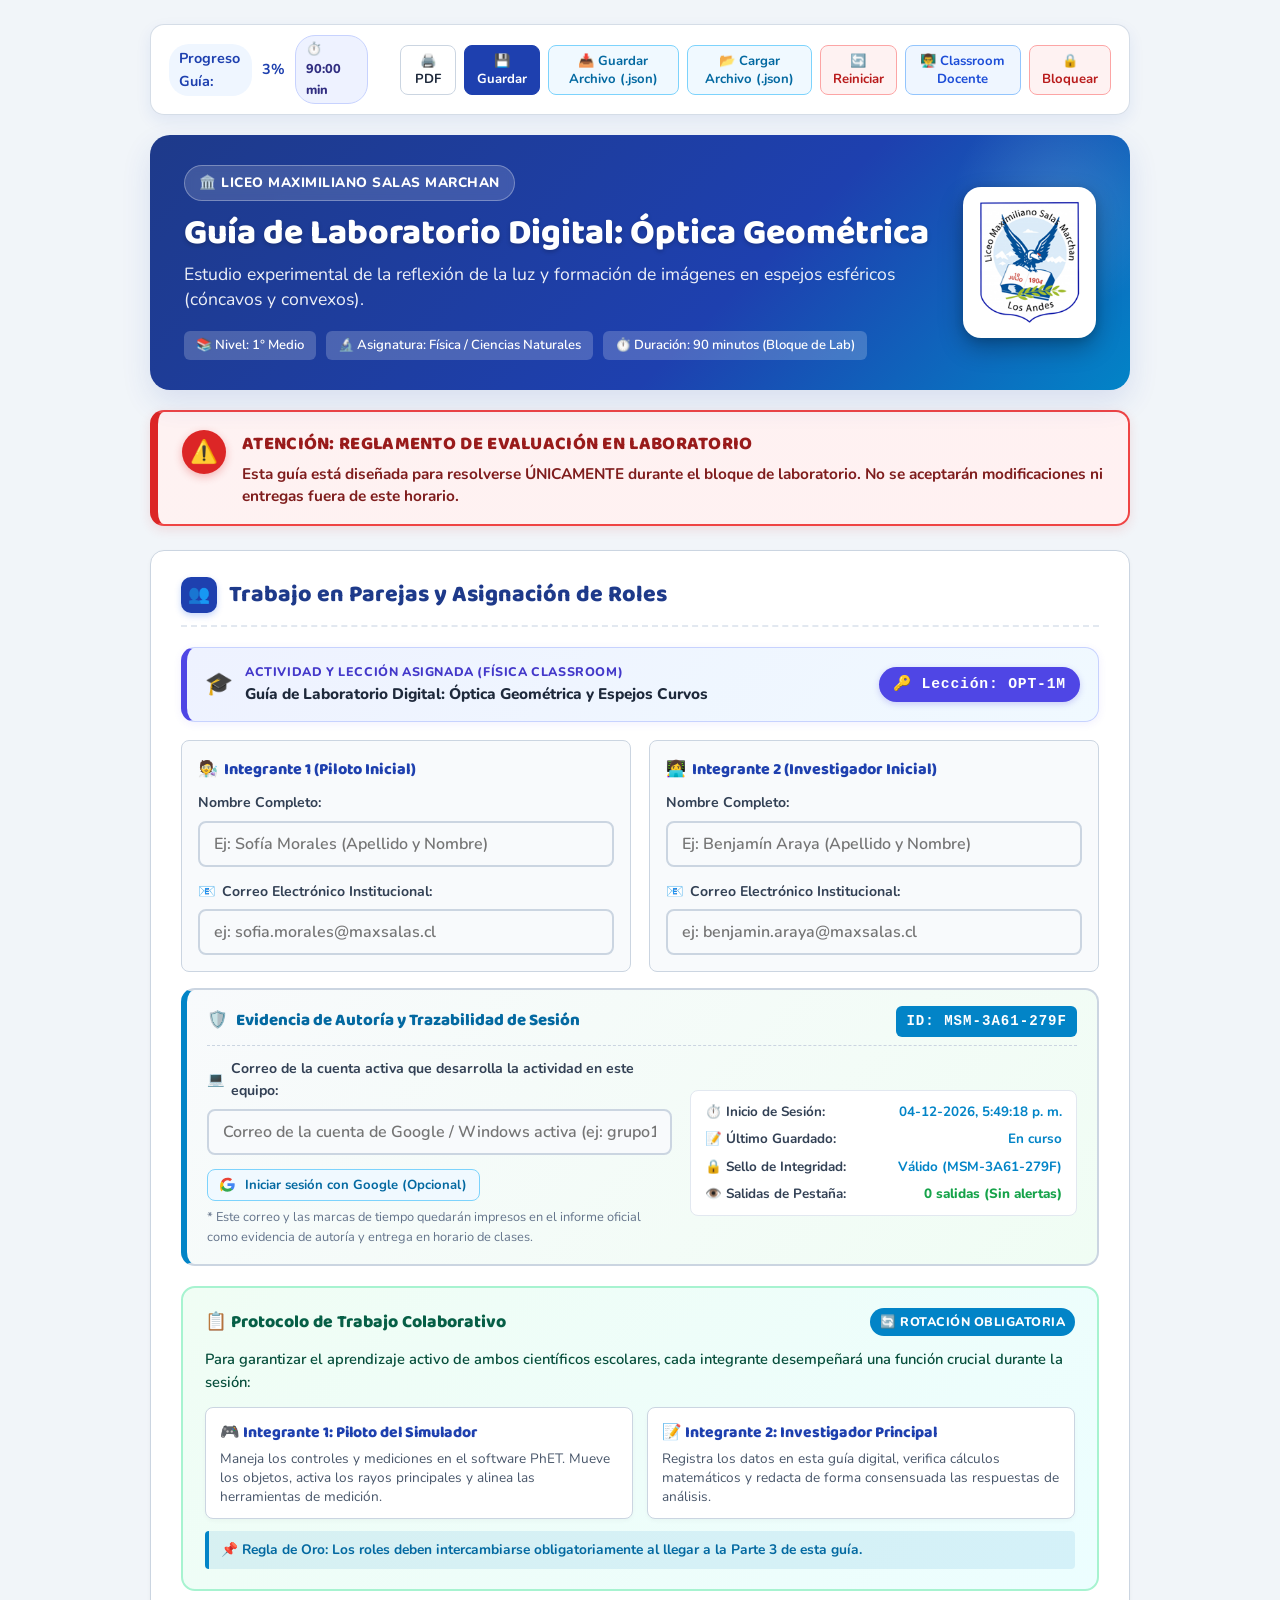
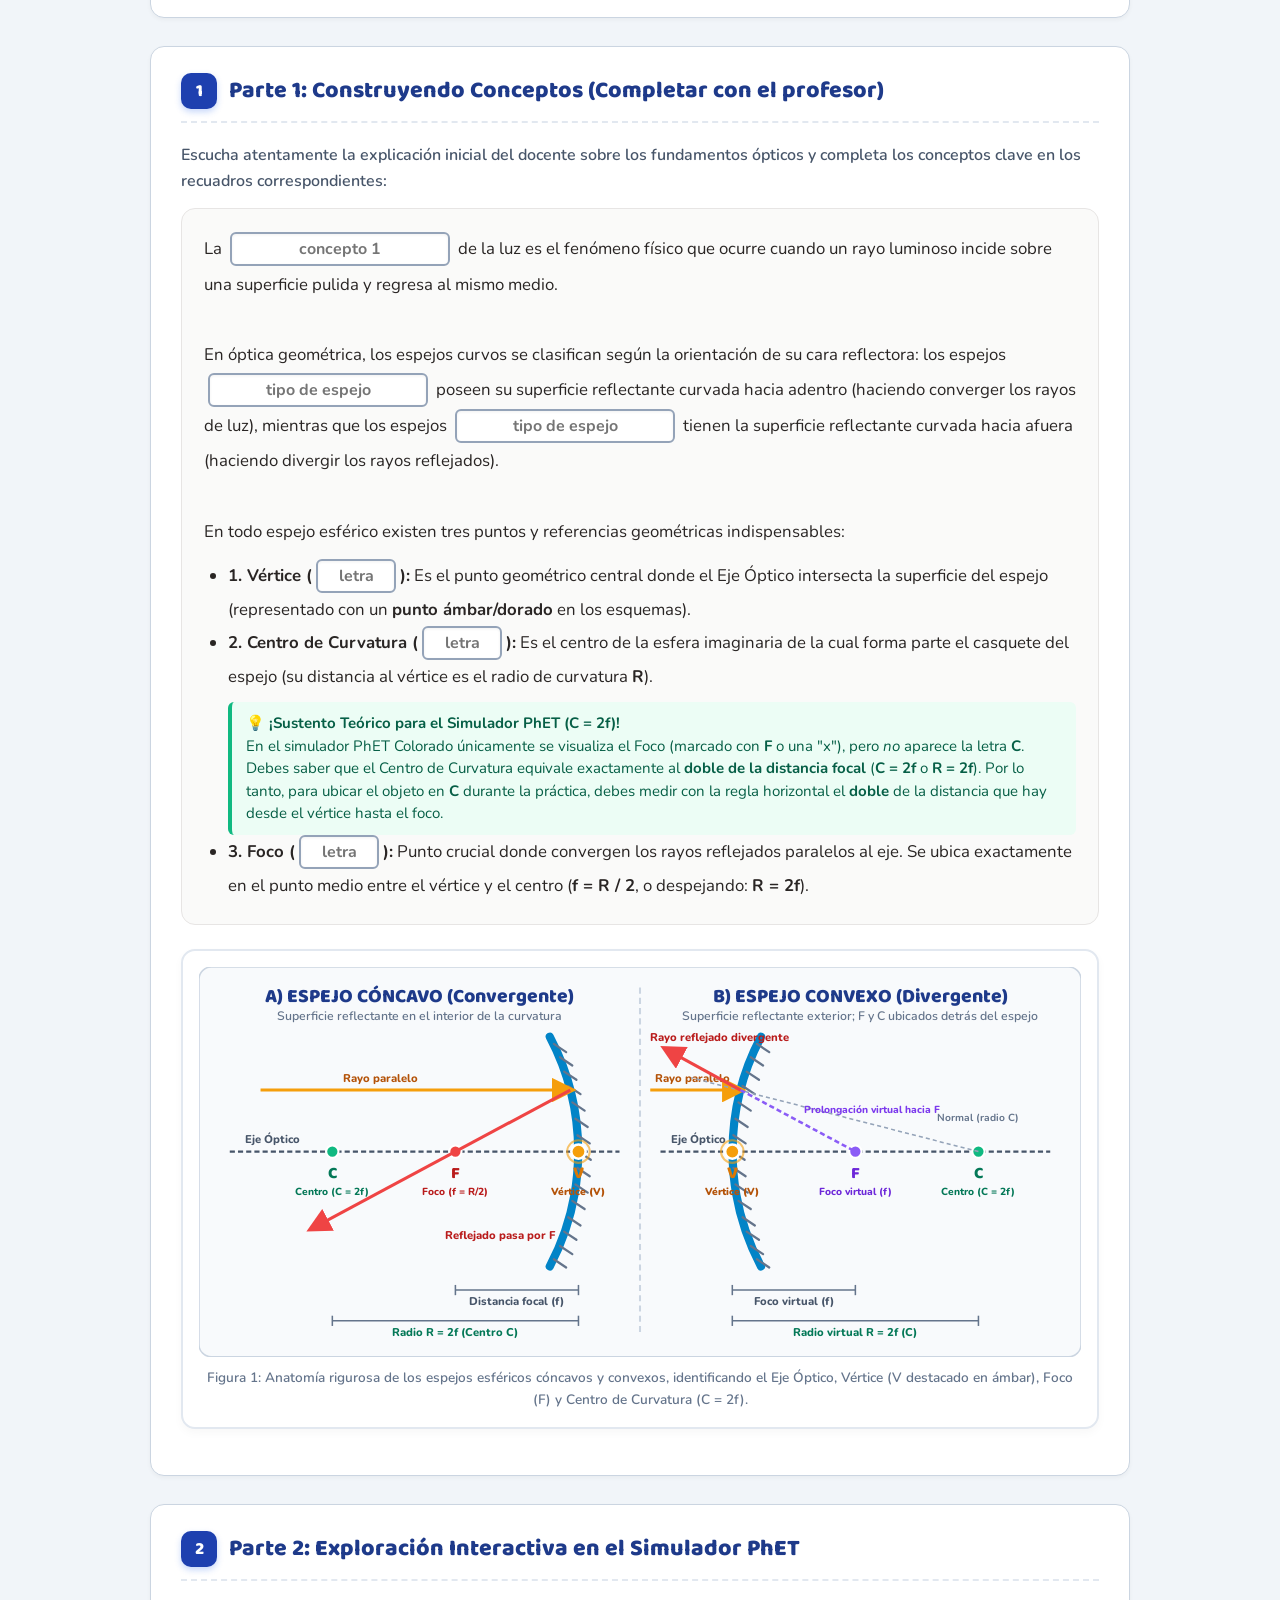
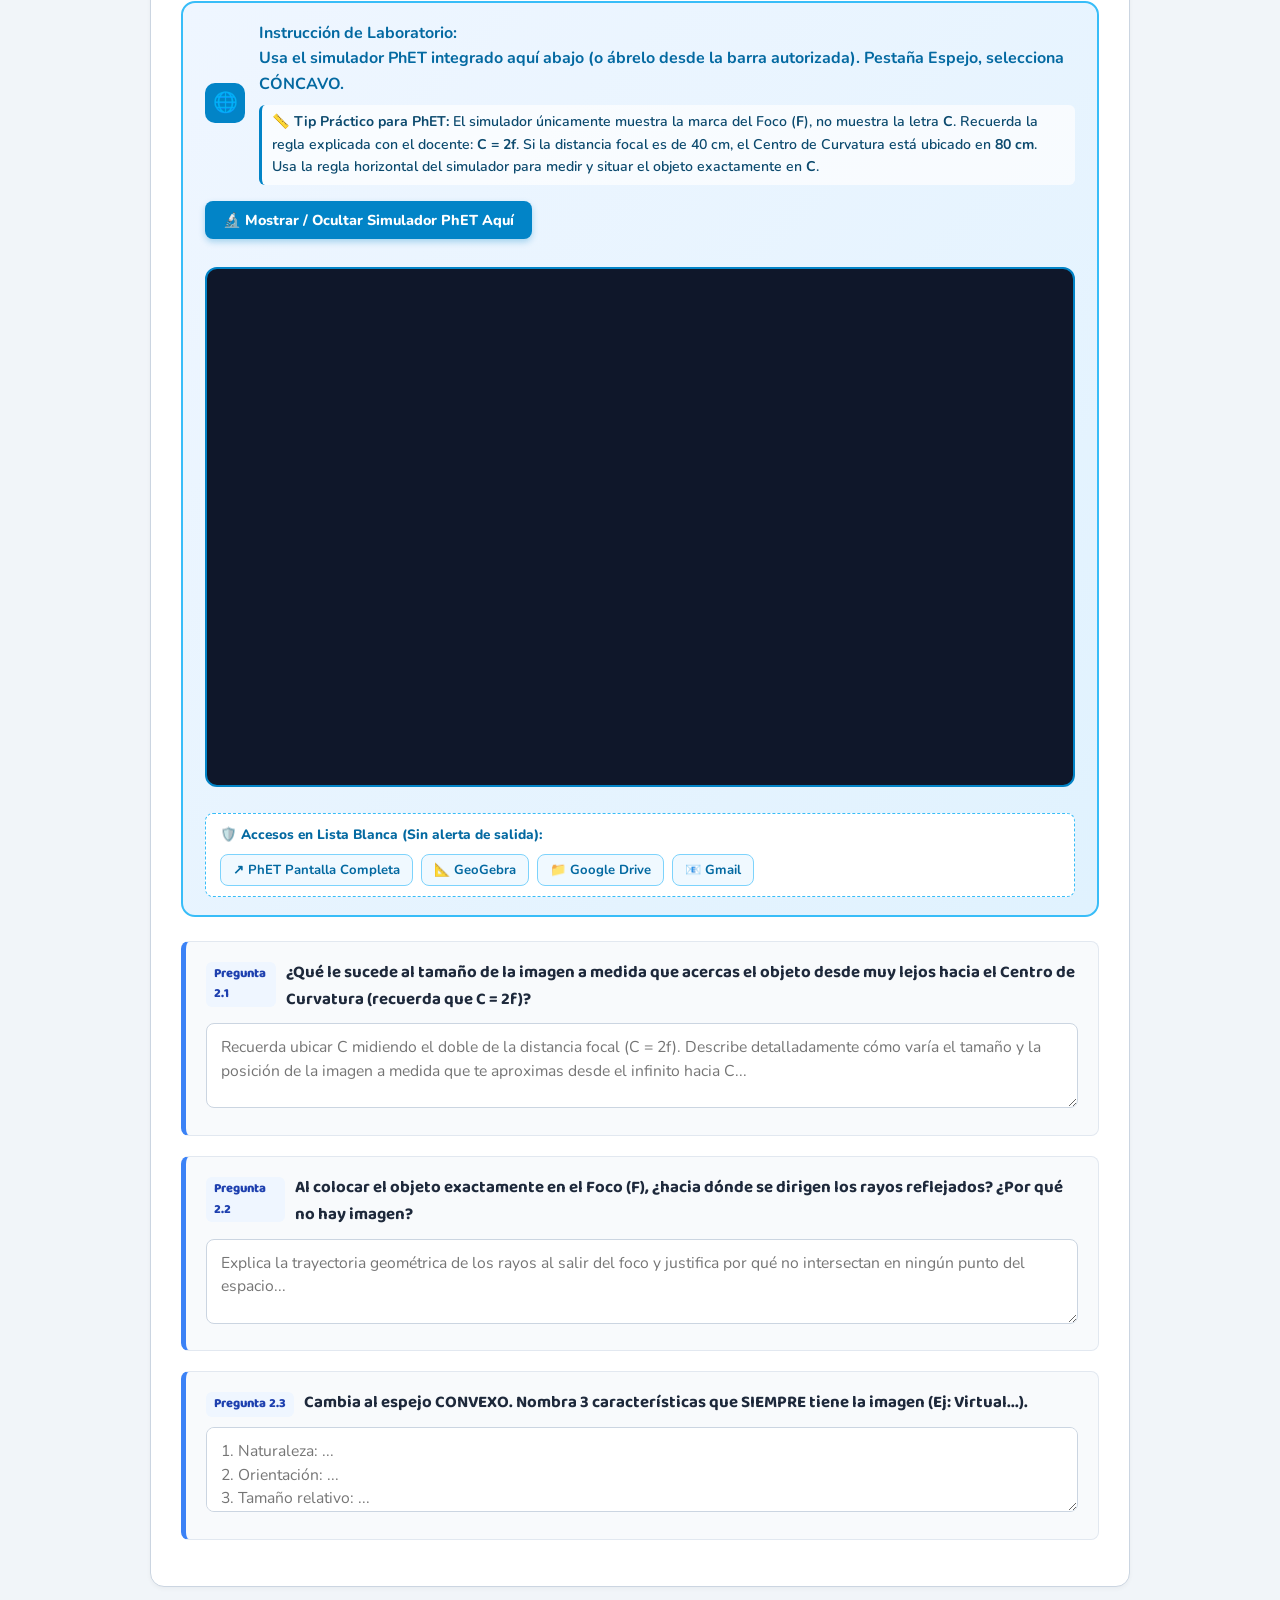
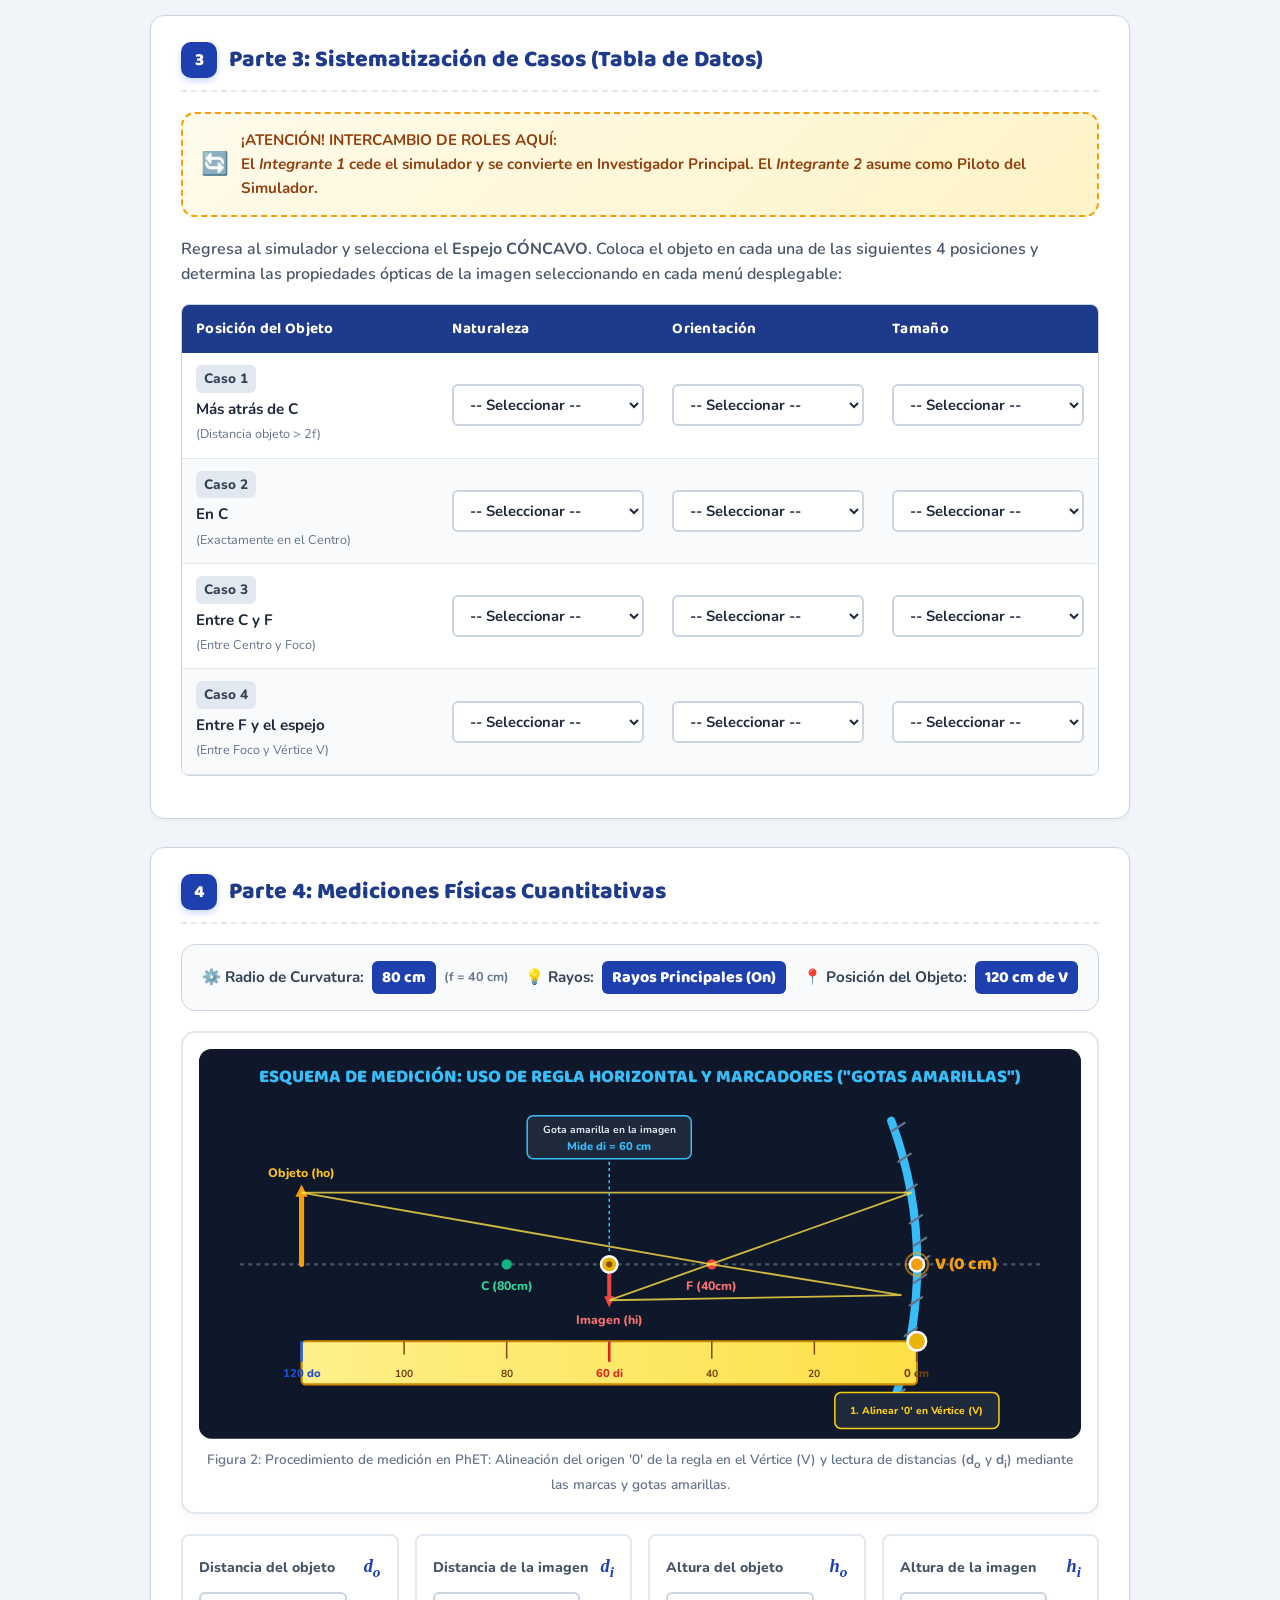
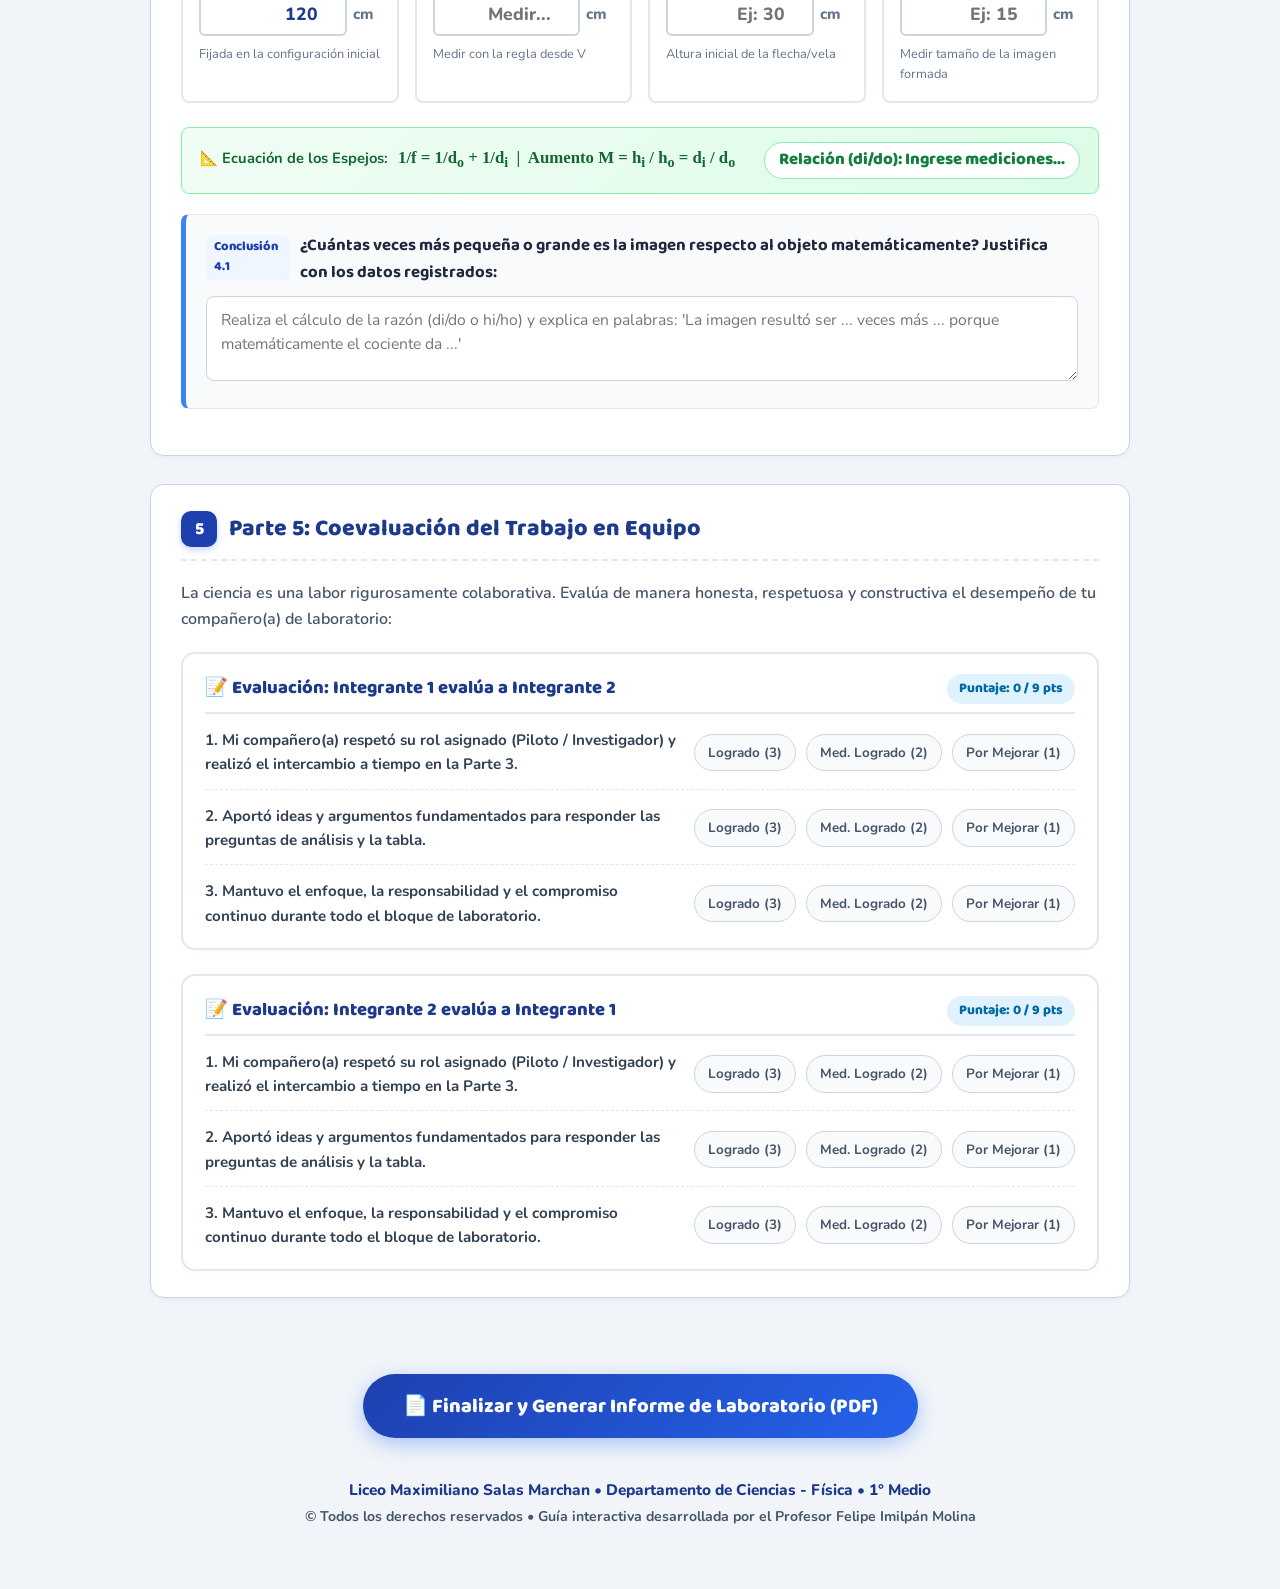
<file: actividades/optica-espejos.html>
<!DOCTYPE html>
<html lang="es">
<head>
  <meta charset="UTF-8">
  <meta name="viewport" content="width=device-width, initial-scale=1.0">
  <title>Guía de Laboratorio Digital: Óptica Geométrica - Espejos Curvos</title>
  <link rel="preconnect" href="https://fonts.googleapis.com">
  <link rel="preconnect" href="https://fonts.gstatic.com" crossorigin>
  <link href="https://fonts.googleapis.com/css2?family=Baloo+2:wght@500;600;700;800&family=Nunito:ital,wght@0,300;0,400;0,600;0,700;0,800;0,900;1,400;1,700&display=swap" rel="stylesheet">
  <link rel="stylesheet" href="../css/guia-base.css">
</head>
<body>

<div class="container">
    
    <!-- BARRA FLOTANTE DE PROGRESO Y ACCIONES -->
    <header class="top-progress-bar" id="topBar">
      <div class="progress-info">
        <span>Progreso Guía:</span>
        <strong id="progressPercent">0%</strong>
        <span id="studentTimer90Badge" style="background: #eef2ff; color: #312e81; border: 1px solid #c7d2fe; font-weight: 800; font-size: 0.8rem; padding: 3px 10px; border-radius: 20px;" title="La actividad se cierra automáticamente a los 90 minutos o cuando el profesor la finalice">⏱️ 90:00 min</span>
      </div>
      <div class="progress-bar-wrapper">
        <div class="progress-bar-fill" id="progressBar"></div>
      </div>
      <div class="top-actions">
        <button type="button" class="btn-action" onclick="imprimirLaboratorio()" title="Imprimir o guardar como PDF">
          🖨️ PDF
        </button>
        <button type="button" class="btn-action btn-save" onclick="guardarManual()" title="Guardar cambios en la memoria del navegador de este equipo">
          💾 Guardar
        </button>
        <button type="button" class="btn-action btn-file" onclick="descargarAvance()" title="Descargar archivo .json con tus respuestas para llevarlo a otra clase, pendrive o computador">
          📥 Guardar Archivo (.json)
        </button>
        <button type="button" class="btn-action btn-file" onclick="abrirSelectorArchivo()" title="Cargar un archivo .json de avance guardado previamente">
          📂 Cargar Archivo (.json)
        </button>
        <input type="file" id="fileImportInput" accept=".json" style="display: none;" onchange="cargarArchivoAvance(event)">
        <button type="button" class="btn-action btn-reset" onclick="reiniciarGuia()" title="Borrar todas las respuestas y reiniciar la guía">
          🔄 Reiniciar
        </button>
        <button type="button" class="btn-action btn-teacher" onclick="abrirModalAuthDocente()" title="Abrir Panel Docente estilo GeoGebra Classroom (Carpetas, Cursos y Monitoreo en Vivo)">
          👨‍🏫 Classroom Docente
        </button>
        <button type="button" class="btn-action btn-reset" onclick="bloquearLaboratorio()" title="Bloquear laboratorio y volver a solicitar el código dinámico">
          🔒 Bloquear
        </button>
      </div>
    </header>

    <!-- Notificación emergente flotante en pantalla -->
    <div id="toastNotification" class="toast-notification"></div>

    <!-- ENCABEZADO INSTITUCIONAL -->
    <header class="header-card">
      <div class="header-flex">
        <div class="header-text-col">
          <div class="institution-tag">
            🏛️ Liceo Maximiliano Salas Marchan
          </div>
          <h1 class="header-title">Guía de Laboratorio Digital: Óptica Geométrica</h1>
          <p class="header-subtitle">
            Estudio experimental de la reflexión de la luz y formación de imágenes en espejos esféricos (cóncavos y convexos).
          </p>
          <div class="meta-badges">
            <div class="badge">📚 Nivel: 1° Medio</div>
            <div class="badge">🔬 Asignatura: Física / Ciencias Naturales</div>
            <div class="badge">⏱️ Duración: 90 minutos (Bloque de Lab)</div>
          </div>
        </div>
        <div class="header-logo-col">
          <div class="logo-container-card" title="Insignia Oficial Liceo Maximiliano Salas Marchan - Los Andes">
            <img src="[data-uri]" alt="Insignia Liceo Maximiliano Salas Marchan" class="liceo-logo-img">
          </div>
        </div>
      </div>
    </header>

    <!-- ADVERTENCIA ESTRICTA -->
    <section class="strict-alert-banner" role="alert">
      <div class="alert-icon-box">⚠️</div>
      <div class="alert-text-box">
        <h3>ATENCIÓN: REGLAMENTO DE EVALUACIÓN EN LABORATORIO</h3>
        <p>
          Esta guía está diseñada para resolverse <strong>ÚNICAMENTE</strong> durante el bloque de laboratorio. 
          No se aceptarán modificaciones ni entregas fuera de este horario.
        </p>
      </div>
    </section>

    <!-- IDENTIFICACIÓN DEL EQUIPO Y ROLES -->
    <section class="card" id="seccion-equipo">
      <div class="section-title-wrap">
        <div class="section-num">👥</div>
        <h2 class="section-title">Trabajo en Parejas y Asignación de Roles</h2>
      </div>

      <!-- Vinculación de Lección y Código Física Classroom -->
      <div class="course-session-banner" id="studentCourseBanner">
        <div style="display: flex; align-items: center; gap: 12px; flex-wrap: wrap;">
          <span style="font-size: 1.4rem;">🎓</span>
          <div>
            <div style="font-size: 0.78rem; font-weight: 800; color: #4338ca; text-transform: uppercase; letter-spacing: 0.6px;">
              Actividad y Lección Asignada (Física Classroom)
            </div>
            <div style="font-size: 0.96rem; font-weight: 800; color: #1e293b;" id="studentActiveLessonTitle">
              Laboratorio de Física: Óptica Geométrica y Espejos Curvos
            </div>
          </div>
        </div>
        <div style="display: flex; align-items: center; gap: 10px; flex-wrap: wrap;">
          <span class="course-code-badge" id="badgeCodigoClaseAlumno" title="Código automático de la lección">
            🔑 Lección: OPT-1M
          </span>
        </div>
      </div>

      <!-- Identificación de Integrantes y sus Correos -->
      <div class="team-inputs-grid">
        <!-- Integrante 1 -->
        <div class="member-card">
          <div class="member-badge-title">
            <span>🧑‍🔬</span> Integrante 1 (Piloto Inicial)
          </div>
          <div class="input-field-group">
            <label for="integrante1">Nombre Completo:</label>
            <input type="text" id="integrante1" class="team-input saveable" placeholder="Ej: Sofía Morales (Apellido y Nombre)">
          </div>
          <div class="input-field-group" style="margin-top: 6px;">
            <label for="correo1">
              <span>📧</span> Correo Electrónico Institucional:
            </label>
            <input type="email" id="correo1" class="team-input saveable" placeholder="ej: sofia.morales@maxsalas.cl">
          </div>
        </div>

        <!-- Integrante 2 -->
        <div class="member-card">
          <div class="member-badge-title">
            <span>👩‍💻</span> Integrante 2 (Investigador Inicial)
          </div>
          <div class="input-field-group">
            <label for="integrante2">Nombre Completo:</label>
            <input type="text" id="integrante2" class="team-input saveable" placeholder="Ej: Benjamín Araya (Apellido y Nombre)">
          </div>
          <div class="input-field-group" style="margin-top: 6px;">
            <label for="correo2">
              <span>📧</span> Correo Electrónico Institucional:
            </label>
            <input type="email" id="correo2" class="team-input saveable" placeholder="ej: benjamin.araya@maxsalas.cl">
          </div>
        </div>
      </div>

      <!-- Registro de Cuenta Activa y Evidencia Digital Anticopia -->
      <div class="evidence-box">
        <div class="evidence-header">
          <div class="evidence-title">
            <span>🛡️</span> Evidencia de Autoría y Trazabilidad de Sesión
          </div>
          <div class="evidence-badge" id="codigoVerificacionBadge">ID: MSM-INIT</div>
        </div>
        <div class="evidence-content-grid">
          <div class="input-field-group">
            <label for="correoSesion">
              <span>💻</span> Correo de la cuenta activa que desarrolla la actividad en este equipo:
            </label>
            <input type="email" id="correoSesion" class="team-input saveable" placeholder="Correo de la cuenta de Google / Windows activa (ej: grupo1.laboratorio@gmail.com)">
            <div style="margin-top: 8px;">
              <button type="button" class="btn-action btn-file" onclick="iniciarSesionConGoogle()" title="Iniciar sesión con Google para autocompletar correo y autoría">
                <svg width="15" height="15" viewBox="0 0 24 24" style="vertical-align: middle; margin-right: 4px;"><path fill="#EA4335" d="M12 5c1.6 0 3 .6 4.1 1.6l3.1-3.1C17.3 1.7 14.8 1 12 1 7.5 1 3.7 3.6 1.9 7.3l3.7 2.9C6.5 7.4 9 5 12 5z"/><path fill="#4285F4" d="M23.5 12.3c0-.8-.1-1.6-.2-2.3H12v4.5h6.5c-.3 1.5-1.1 2.8-2.4 3.7l3.7 2.9c2.2-2 3.7-5 3.7-8.8z"/><path fill="#FBBC05" d="M5.6 14.8c-.2-.7-.4-1.5-.4-2.3s.2-1.6.4-2.3L1.9 7.3C.7 9.7 0 12.3 0 15.2c0 2.8.7 5.5 1.9 7.8l3.7-2.9z"/><path fill="#34A853" d="M12 23.5c3.2 0 6-1.1 8-3l-3.7-2.9c-1.1.7-2.5 1.2-4.3 1.2-3 0-5.5-2-6.4-4.8L1.9 17c1.8 3.7 5.6 6.5 10.1 6.5z"/></svg> Iniciar sesión con Google (Opcional)
              </button>
            </div>
            <small style="color: #64748b; font-size: 0.8rem;">
              * Este correo y las marcas de tiempo quedarán impresos en el informe oficial como evidencia de autoría y entrega en horario de clases.
            </small>
          </div>
          <div class="evidence-meta-info">
            <div class="meta-row">
              <strong>⏱️ Inicio de Sesión:</strong>
              <span id="metaInicioSesion">Cargando...</span>
            </div>
            <div class="meta-row">
              <strong>📝 Último Guardado:</strong>
              <span id="metaUltimaModif">En curso</span>
            </div>
            <div class="meta-row">
              <strong>🔒 Sello de Integridad:</strong>
              <span id="metaHashResumen">Verificando...</span>
            </div>
            <div class="meta-row">
              <strong>👁️ Salidas de Pestaña:</strong>
              <span id="metaSalidasPestana" style="font-weight: 800; color: #16a34a;">0 (Sin alertas)</span>
            </div>
          </div>
        </div>
      </div>

      <!-- Cuadro explicativo de roles -->
      <div class="roles-explanation-card">
        <div class="roles-header">
          <h4>📋 Protocolo de Trabajo Colaborativo</h4>
          <span class="role-switch-badge">🔄 Rotación Obligatoria</span>
        </div>
        
        <p style="font-size: 0.92rem; color: #064e3b; font-weight: 600;">
          Para garantizar el aprendizaje activo de ambos científicos escolares, cada integrante desempeñará una función crucial durante la sesión:
        </p>

        <div class="roles-grid">
          <div class="role-box">
            <div class="role-box-title">
              🎮 Integrante 1: Piloto del Simulador
            </div>
            <div class="role-box-desc">
              Maneja los controles y mediciones en el software PhET. Mueve los objetos, activa los rayos principales y alinea las herramientas de medición.
            </div>
          </div>
          <div class="role-box">
            <div class="role-box-title">
              📝 Integrante 2: Investigador Principal
            </div>
            <div class="role-box-desc">
              Registra los datos en esta guía digital, verifica cálculos matemáticos y redacta de forma consensuada las respuestas de análisis.
            </div>
          </div>
        </div>

        <div style="background: rgba(2, 132, 199, 0.1); border-left: 4px solid #0284c7; padding: 8px 12px; border-radius: 4px; font-size: 0.86rem; color: #0369a1; font-weight: 700;">
          📌 Regla de Oro: Los roles <strong>deben intercambiarse obligatoriamente</strong> al llegar a la <strong>Parte 3</strong> de esta guía.
        </div>
      </div>
    </section>

    <!-- PARTE 1: CONSTRUYENDO CONCEPTOS -->
    <section class="card" id="parte-1">
      <div class="section-title-wrap">
        <div class="section-num">1</div>
        <h2 class="section-title">Parte 1: Construyendo Conceptos (Completar con el profesor)</h2>
      </div>

      <p style="margin-bottom: 14px; font-weight: 600; color: #475569;">
        Escucha atentamente la explicación inicial del docente sobre los fundamentos ópticos y completa los conceptos clave en los recuadros correspondientes:
      </p>

      <!-- Texto con espacios en blanco interactivos -->
      <div class="concept-fill-container">
        La 
        <input type="text" id="blank1" class="fill-input saveable" placeholder="concepto 1" data-answer="reflexión,reflexion">
        de la luz es el fenómeno físico que ocurre cuando un rayo luminoso incide sobre una superficie pulida y regresa al mismo medio.
        <br><br>
        En óptica geométrica, los espejos curvos se clasifican según la orientación de su cara reflectora: los espejos
        <input type="text" id="blank2" class="fill-input saveable" placeholder="tipo de espejo" data-answer="cóncavos,concavos,cóncavo,concavo">
        poseen su superficie reflectante curvada hacia adentro (haciendo converger los rayos de luz), mientras que los espejos
        <input type="text" id="blank3" class="fill-input saveable" placeholder="tipo de espejo" data-answer="convexos,convexo">
        tienen la superficie reflectante curvada hacia afuera (haciendo divergir los rayos reflejados).
        <br><br>
        En todo espejo esférico existen tres puntos y referencias geométricas indispensables:
        <ul style="margin-top: 10px; margin-left: 24px; line-height: 2;">
          <li>
            <strong>1. Vértice (</strong><input type="text" id="blank4" class="fill-input saveable" style="min-width: 60px; max-width: 80px;" placeholder="letra" data-answer="V,v"><strong>):</strong> 
            Es el punto geométrico central donde el Eje Óptico intersecta la superficie del espejo (representado con un <strong>punto ámbar/dorado</strong> en los esquemas).
          </li>
          <li>
            <strong>2. Centro de Curvatura (</strong><input type="text" id="blank5" class="fill-input saveable" style="min-width: 60px; max-width: 80px;" placeholder="letra" data-answer="C,c"><strong>):</strong> 
            Es el centro de la esfera imaginaria de la cual forma parte el casquete del espejo (su distancia al vértice es el radio de curvatura <strong>R</strong>).
            <div style="margin-top: 8px; padding: 10px 14px; background: #ecfdf5; border-left: 4px solid #10b981; border-radius: 6px; font-size: 0.94rem; color: #065f46; line-height: 1.5;">
              💡 <strong>¡Sustento Teórico para el Simulador PhET (C = 2f)!</strong><br>
              En el simulador PhET Colorado únicamente se visualiza el Foco (marcado con <strong>F</strong> o una "x"), pero <em>no</em> aparece la letra <strong>C</strong>. 
              Debes saber que el Centro de Curvatura equivale exactamente al <strong>doble de la distancia focal</strong> (<strong>C = 2f</strong> o <strong>R = 2f</strong>). 
              Por lo tanto, para ubicar el objeto en <strong>C</strong> durante la práctica, debes medir con la regla horizontal el <strong>doble</strong> de la distancia que hay desde el vértice hasta el foco.
            </div>
          </li>
          <li>
            <strong>3. Foco (</strong><input type="text" id="blank6" class="fill-input saveable" style="min-width: 60px; max-width: 80px;" placeholder="letra" data-answer="F,f"><strong>):</strong> 
            Punto crucial donde convergen los rayos reflejados paralelos al eje. Se ubica exactamente en el punto medio entre el vértice y el centro (<strong>f = R / 2</strong>, o despejando: <strong>R = 2f</strong>).
          </li>
        </ul>
      </div>

      <!-- ESQUEMA SVG 1: ESPEJO CÓNCAVO Y CONVEXO CORREGIDO Y RIGUROSO -->
      <div class="svg-wrapper">
        <svg viewBox="0 0 860 380" width="100%" height="auto" xmlns="http://www.w3.org/2000/svg">
          <defs>
            <!-- Marcadores de flecha para rayos -->
            <marker id="arrowRay" markerWidth="8" markerHeight="8" refX="6" refY="4" orient="auto">
              <path d="M 0 0 L 8 4 L 0 8 z" fill="#f59e0b" />
            </marker>
            <marker id="arrowReflected" markerWidth="8" markerHeight="8" refX="6" refY="4" orient="auto">
              <path d="M 0 0 L 8 4 L 0 8 z" fill="#ef4444" />
            </marker>
            <marker id="arrowVirtual" markerWidth="8" markerHeight="8" refX="6" refY="4" orient="auto">
              <path d="M 0 0 L 8 4 L 0 8 z" fill="#8b5cf6" />
            </marker>
          </defs>

          <!-- Fondo del gráfico -->
          <rect x="0" y="0" width="860" height="380" fill="#f8fafc" rx="12" stroke="#cbd5e1" stroke-width="1.5"/>

          <!-- Separador vertical -->
          <line x1="430" y1="20" x2="430" y2="360" stroke="#cbd5e1" stroke-width="2" stroke-dasharray="6 4" />

          <!-- ==================== LADO IZQUIERDO: ESPEJO CÓNCAVO ==================== -->
          <text x="215" y="34" text-anchor="middle" font-family="'Baloo 2', cursive" font-size="19" font-weight="800" fill="#1e3a8a">
            A) ESPEJO CÓNCAVO (Convergente)
          </text>
          <text x="215" y="52" text-anchor="middle" font-family="'Nunito', sans-serif" font-size="12" fill="#64748b" font-weight="600">
            Superficie reflectante en el interior de la curvatura
          </text>

          <!-- Eje óptico cóncavo -->
          <line x1="30" y1="180" x2="410" y2="180" stroke="#475569" stroke-width="2" stroke-dasharray="5 3"/>
          <text x="45" y="172" font-family="'Nunito', sans-serif" font-size="11" font-weight="800" fill="#475569">Eje Óptico</text>

          <!-- Casquete de espejo cóncavo: centro en C(130, 180), R=240, vértice V en (370, 180) -->
          <path d="M 342 68 A 240 240 0 0 1 342 292" fill="none" stroke="#0284c7" stroke-width="8" stroke-linecap="round"/>

          <!-- Rayado posterior (superficie opaca exterior) dibujado con rigor geométrico -->
          <g stroke="#64748b" stroke-width="2.2" stroke-linecap="round">
            <line x1="346" y1="75" x2="358" y2="83" />
            <line x1="352" y1="88" x2="364" y2="96" />
            <line x1="356" y1="102" x2="368" y2="110" />
            <line x1="360" y1="116" x2="372" y2="124" />
            <line x1="364" y1="132" x2="376" y2="140" />
            <line x1="367" y1="148" x2="379" y2="156" />
            <line x1="369" y1="164" x2="381" y2="172" />
            <line x1="370" y1="180" x2="382" y2="188" />
            <line x1="369" y1="196" x2="381" y2="204" />
            <line x1="367" y1="212" x2="379" y2="220" />
            <line x1="364" y1="228" x2="376" y2="236" />
            <line x1="360" y1="244" x2="372" y2="252" />
            <line x1="356" y1="258" x2="368" y2="266" />
            <line x1="352" y1="272" x2="364" y2="280" />
            <line x1="346" y1="285" x2="358" y2="293" />
          </g>

          <!-- Puntos notables sobre el eje óptico -->
          <!-- Centro de curvatura C (x=130, y=180) -->
          <circle cx="130" cy="180" r="6" fill="#10b981" stroke="#ffffff" stroke-width="2"/>
          <text x="130" y="206" text-anchor="middle" font-family="'Baloo 2', cursive" font-size="16" font-weight="800" fill="#047857">C</text>
          <text x="130" y="222" text-anchor="middle" font-family="'Nunito', sans-serif" font-size="10" font-weight="800" fill="#047857">Centro (C = 2f)</text>

          <!-- Foco F (x=250, y=180) -->
          <circle cx="250" cy="180" r="6" fill="#ef4444" stroke="#ffffff" stroke-width="2"/>
          <text x="250" y="206" text-anchor="middle" font-family="'Baloo 2', cursive" font-size="16" font-weight="800" fill="#b91c1c">F</text>
          <text x="250" y="222" text-anchor="middle" font-family="'Nunito', sans-serif" font-size="10" font-weight="800" fill="#b91c1c">Foco (f = R/2)</text>

          <!-- Vértice V (x=370, y=180) - EXACTAMENTE SOBRE EL ESPEJO Y CON COLOR DISTINTIVO ÁMBAR/ORO -->
          <circle cx="370" cy="180" r="11" fill="none" stroke="#f59e0b" stroke-width="2" opacity="0.6"/>
          <circle cx="370" cy="180" r="7" fill="#f59e0b" stroke="#ffffff" stroke-width="2.5"/>
          <text x="370" y="206" text-anchor="middle" font-family="'Baloo 2', cursive" font-size="17" font-weight="800" fill="#d97706">V</text>
          <text x="370" y="222" text-anchor="middle" font-family="'Nunito', sans-serif" font-size="10" font-weight="900" fill="#b45309">Vértice (V)</text>

          <!-- Trazado de Rayos Cóncavo: Rayo paralelo incidente -->
          <line x1="60" y1="120" x2="362" y2="120" stroke="#f59e0b" stroke-width="3" marker-end="url(#arrowRay)" />
          <text x="140" y="112" font-family="'Nunito', sans-serif" font-size="11" font-weight="800" fill="#b45309">Rayo paralelo</text>

          <!-- Rayo reflejado pasando por el foco F -->
          <line x1="362" y1="120" x2="110" y2="255" stroke="#ef4444" stroke-width="3" marker-end="url(#arrowReflected)" />
          <text x="240" y="265" font-family="'Nunito', sans-serif" font-size="11" font-weight="800" fill="#b91c1c">Reflejado pasa por F</text>

          <!-- Cotas de distancia focal y radio -->
          <line x1="250" y1="315" x2="370" y2="315" stroke="#64748b" stroke-width="1.5"/>
          <line x1="250" y1="310" x2="250" y2="320" stroke="#64748b" stroke-width="1.5"/>
          <line x1="370" y1="310" x2="370" y2="320" stroke="#64748b" stroke-width="1.5"/>
          <text x="310" y="330" text-anchor="middle" font-family="'Nunito', sans-serif" font-size="11" font-weight="800" fill="#475569">Distancia focal (f)</text>

          <line x1="130" y1="345" x2="370" y2="345" stroke="#64748b" stroke-width="1.5"/>
          <line x1="130" y1="340" x2="130" y2="350" stroke="#64748b" stroke-width="1.5"/>
          <line x1="370" y1="340" x2="370" y2="350" stroke="#64748b" stroke-width="1.5"/>
          <text x="250" y="360" text-anchor="middle" font-family="'Nunito', sans-serif" font-size="11" font-weight="800" fill="#047857">Radio R = 2f (Centro C)</text>


          <!-- ==================== LADO DERECHO: ESPEJO CONVEXO ==================== -->
          <text x="645" y="34" text-anchor="middle" font-family="'Baloo 2', cursive" font-size="19" font-weight="800" fill="#1e3a8a">
            B) ESPEJO CONVEXO (Divergente)
          </text>
          <text x="645" y="52" text-anchor="middle" font-family="'Nunito', sans-serif" font-size="12" fill="#64748b" font-weight="600">
            Superficie reflectante exterior; F y C ubicados detrás del espejo
          </text>

          <!-- Eje óptico convexo -->
          <line x1="450" y1="180" x2="830" y2="180" stroke="#475569" stroke-width="2" stroke-dasharray="5 3"/>
          <text x="460" y="172" font-family="'Nunito', sans-serif" font-size="11" font-weight="800" fill="#475569">Eje Óptico</text>

          <!-- Casquete de espejo convexo: centro en C(760, 180), R=240, vértice V en (520, 180) -->
          <path d="M 548 68 A 240 240 0 0 0 548 292" fill="none" stroke="#0284c7" stroke-width="8" stroke-linecap="round"/>

          <!-- Rayado posterior (superficie opaca interior/detrás del espejo) corregido -->
          <g stroke="#64748b" stroke-width="2.2" stroke-linecap="round">
            <line x1="544" y1="75" x2="556" y2="83" />
            <line x1="538" y1="88" x2="550" y2="96" />
            <line x1="534" y1="102" x2="546" y2="110" />
            <line x1="530" y1="116" x2="542" y2="124" />
            <line x1="526" y1="132" x2="538" y2="140" />
            <line x1="523" y1="148" x2="535" y2="156" />
            <line x1="521" y1="164" x2="533" y2="172" />
            <line x1="520" y1="180" x2="532" y2="188" />
            <line x1="521" y1="196" x2="533" y2="204" />
            <line x1="523" y1="212" x2="535" y2="220" />
            <line x1="526" y1="228" x2="538" y2="236" />
            <line x1="530" y1="244" x2="542" y2="252" />
            <line x1="534" y1="258" x2="546" y2="266" />
            <line x1="538" y1="272" x2="550" y2="280" />
            <line x1="544" y1="285" x2="556" y2="293" />
          </g>

          <!-- Vértice V (x=520, y=180) - EXACTAMENTE SOBRE EL ESPEJO CON COLOR DISTINTIVO ÁMBAR/ORO -->
          <circle cx="520" cy="180" r="11" fill="none" stroke="#f59e0b" stroke-width="2" opacity="0.6"/>
          <circle cx="520" cy="180" r="7" fill="#f59e0b" stroke="#ffffff" stroke-width="2.5"/>
          <text x="520" y="206" text-anchor="middle" font-family="'Baloo 2', cursive" font-size="17" font-weight="800" fill="#d97706">V</text>
          <text x="520" y="222" text-anchor="middle" font-family="'Nunito', sans-serif" font-size="10" font-weight="900" fill="#b45309">Vértice (V)</text>

          <!-- Foco Virtual F (x=640, y=180, detrás del espejo) -->
          <circle cx="640" cy="180" r="6" fill="#8b5cf6" stroke="#ffffff" stroke-width="2"/>
          <text x="640" y="206" text-anchor="middle" font-family="'Baloo 2', cursive" font-size="16" font-weight="800" fill="#6d28d9">F</text>
          <text x="640" y="222" text-anchor="middle" font-family="'Nunito', sans-serif" font-size="10" font-weight="800" fill="#6d28d9">Foco virtual (f)</text>

          <!-- Centro de curvatura virtual C (x=760, y=180) -->
          <circle cx="760" cy="180" r="6" fill="#10b981" stroke="#ffffff" stroke-width="2"/>
          <text x="760" y="206" text-anchor="middle" font-family="'Baloo 2', cursive" font-size="16" font-weight="800" fill="#047857">C</text>
          <text x="760" y="222" text-anchor="middle" font-family="'Nunito', sans-serif" font-size="10" font-weight="800" fill="#047857">Centro (C = 2f)</text>

          <!-- Trazado Óptico Riguroso del Espejo Convexo -->
          <!-- 1. Rayo incidente paralelo desde la izquierda que incide en el espejo en P(528, 120) -->
          <line x1="440" y1="120" x2="528" y2="120" stroke="#f59e0b" stroke-width="3" marker-end="url(#arrowRay)" />
          <text x="445" y="112" font-family="'Nunito', sans-serif" font-size="11" font-weight="800" fill="#b45309">Rayo paralelo</text>

          <!-- 2. Línea normal de la superficie (radio trazado desde C hasta el punto de choque P) -->
          <line x1="760" y1="180" x2="480" y2="108" stroke="#94a3b8" stroke-width="1.5" stroke-dasharray="4 3"/>
          <text x="720" y="150" font-family="'Nunito', sans-serif" font-size="10" font-weight="700" fill="#64748b">Normal (radio C)</text>

          <!-- 3. Prolongación virtual del rayo reflejado hacia el Foco F (detrás del espejo) -->
          <line x1="528" y1="120" x2="640" y2="180" stroke="#8b5cf6" stroke-width="2.5" stroke-dasharray="5 3"/>
          <text x="590" y="142" font-family="'Nunito', sans-serif" font-size="10" font-weight="800" fill="#7c3aed">Prolongación virtual hacia F</text>

          <!-- 4. Rayo reflejado divergente en el mundo real (alineado exactamente con F) -->
          <line x1="528" y1="120" x2="455" y2="80" stroke="#ef4444" stroke-width="3" marker-end="url(#arrowReflected)" />
          <text x="440" y="72" font-family="'Nunito', sans-serif" font-size="11" font-weight="800" fill="#b91c1c">Rayo reflejado divergente</text>

          <!-- Cotas de distancia focal y radio virtual -->
          <line x1="520" y1="315" x2="640" y2="315" stroke="#64748b" stroke-width="1.5"/>
          <line x1="520" y1="310" x2="520" y2="320" stroke="#64748b" stroke-width="1.5"/>
          <line x1="640" y1="310" x2="640" y2="320" stroke="#64748b" stroke-width="1.5"/>
          <text x="580" y="330" text-anchor="middle" font-family="'Nunito', sans-serif" font-size="11" font-weight="800" fill="#475569">Foco virtual (f)</text>

          <line x1="520" y1="345" x2="760" y2="345" stroke="#64748b" stroke-width="1.5"/>
          <line x1="520" y1="340" x2="520" y2="350" stroke="#64748b" stroke-width="1.5"/>
          <line x1="760" y1="340" x2="760" y2="350" stroke="#64748b" stroke-width="1.5"/>
          <text x="640" y="360" text-anchor="middle" font-family="'Nunito', sans-serif" font-size="11" font-weight="800" fill="#047857">Radio virtual R = 2f (C)</text>
        </svg>
        <p class="svg-caption">Figura 1: Anatomía rigurosa de los espejos esféricos cóncavos y convexos, identificando el Eje Óptico, Vértice (V destacado en ámbar), Foco (F) y Centro de Curvatura (C = 2f).</p>
      </div>
    </section>

    <!-- PARTE 2: EXPLORACIÓN INTERACTIVA EN EL SIMULADOR PHET -->
    <section class="card" id="parte-2">
      <div class="section-title-wrap">
        <div class="section-num">2</div>
        <h2 class="section-title">Parte 2: Exploración Interactiva en el Simulador PhET</h2>
      </div>

      <!-- Caja de instrucciones, Simulador Incrustado y Lista Blanca -->
      <div class="phet-instruction-box" style="flex-direction: column; align-items: stretch;">
        <div style="display: flex; align-items: center; justify-content: space-between; gap: 16px; flex-wrap: wrap;">
          <div class="phet-instruction-text">
            <div class="phet-icon-badge">🌐</div>
            <div>
              <strong>Instrucción de Laboratorio:</strong>
              <br>
              Usa el simulador PhET integrado aquí abajo (o ábrelo desde la barra autorizada). Pestaña <strong>Espejo</strong>, selecciona <strong>CÓNCAVO</strong>.
              <div style="margin-top: 8px; font-size: 0.88rem; color: #0c4a6e; font-weight: 600; background: rgba(255, 255, 255, 0.7); padding: 6px 10px; border-radius: 6px; border-left: 3px solid #0284c7;">
                📏 <strong>Tip Práctico para PhET:</strong> El simulador únicamente muestra la marca del Foco (<strong>F</strong>), no muestra la letra <strong>C</strong>. Recuerda la regla explicada con el docente: <strong>C = 2f</strong>. Si la distancia focal es de 40 cm, el Centro de Curvatura está ubicado en <strong>80 cm</strong>. Usa la regla horizontal del simulador para medir y situar el objeto exactamente en <strong>C</strong>.
              </div>
            </div>
          </div>
          <button type="button" class="btn-phet-link" style="border:none; cursor:pointer;" onclick="toggleSimuladorIntegrado()">
            🔬 Mostrar / Ocultar Simulador PhET Aquí
          </button>
        </div>

        <!-- Visor Iframe Integrado (No genera salidas de pestaña) -->
        <div id="phetIframeContainer" style="display: block; width: 100%; height: 520px; margin-top: 12px; border: 2px solid #0284c7; border-radius: 12px; overflow: hidden; background: #0f172a;">
          <iframe 
            id="simuladorIframe"
            src="https://phet.colorado.edu/sims/html/geometric-optics/latest/geometric-optics_all.html?locale=es&add2FPointsCheckbox=true" 
            width="100%" 
            height="100%" 
            style="border: none;" 
            allowfullscreen>
          </iframe>
        </div>

        <!-- Barra de Lista Blanca (Accesos Externos Autorizados sin penalización) -->
        <div id="whitelistBar" style="margin-top: 10px; padding: 10px 14px; background: #ffffff; border: 1px dashed #38bdf8; border-radius: 8px; display: flex; align-items: center; justify-content: space-between; flex-wrap: wrap; gap: 8px;">
          <span style="font-size: 0.85rem; font-weight: 800; color: #0369a1;">🛡️ Accesos en Lista Blanca (Sin alerta de salida):</span>
          <div style="display: flex; gap: 8px; flex-wrap: wrap;">
            <button type="button" class="btn-action btn-file" onclick="abrirSitioAutorizado('https://phet.colorado.edu/sims/html/geometric-optics/latest/geometric-optics_all.html?locale=es&add2FPointsCheckbox=true', 'PhET Colorado')">↗ PhET Pantalla Completa</button>
            <button type="button" class="btn-action btn-file" onclick="abrirSitioAutorizado('https://www.geogebra.org/classic', 'GeoGebra')">📐 GeoGebra</button>
            <button type="button" class="btn-action btn-file" onclick="abrirSitioAutorizado('https://drive.google.com', 'Google Drive')">📁 Google Drive</button>
            <button type="button" class="btn-action btn-file" onclick="abrirSitioAutorizado('https://mail.google.com', 'Gmail')">📧 Gmail</button>
          </div>
        </div>
      </div>

      <!-- Pregunta 1 -->
      <div class="question-block">
        <div class="question-header">
          <span class="question-badge">Pregunta 2.1</span>
          <span>¿Qué le sucede al tamaño de la imagen a medida que acercas el objeto desde muy lejos hacia el Centro de Curvatura (recuerda que C = 2f)?</span>
        </div>
        <textarea id="phet_q1" class="interactive-textarea saveable" placeholder="Recuerda ubicar C midiendo el doble de la distancia focal (C = 2f). Describe detalladamente cómo varía el tamaño y la posición de la imagen a medida que te aproximas desde el infinito hacia C..."></textarea>
      </div>

      <!-- Pregunta 2 -->
      <div class="question-block">
        <div class="question-header">
          <span class="question-badge">Pregunta 2.2</span>
          <span>Al colocar el objeto exactamente en el Foco (F), ¿hacia dónde se dirigen los rayos reflejados? ¿Por qué no hay imagen?</span>
        </div>
        <textarea id="phet_q2" class="interactive-textarea saveable" placeholder="Explica la trayectoria geométrica de los rayos al salir del foco y justifica por qué no intersectan en ningún punto del espacio..."></textarea>
      </div>

      <!-- Pregunta 3 -->
      <div class="question-block">
        <div class="question-header">
          <span class="question-badge">Pregunta 2.3</span>
          <span>Cambia al espejo CONVEXO. Nombra 3 características que SIEMPRE tiene la imagen (Ej: Virtual...).</span>
        </div>
        <textarea id="phet_q3" class="interactive-textarea saveable" placeholder="1. Naturaleza: ...&#10;2. Orientación: ...&#10;3. Tamaño relativo: ..."></textarea>
      </div>
    </section>

    <!-- PARTE 3: SISTEMATIZACIÓN DE CASOS (TABLA DE DATOS) -->
    <section class="card" id="parte-3">
      <div class="section-title-wrap">
        <div class="section-num">3</div>
        <h2 class="section-title">Parte 3: Sistematización de Casos (Tabla de Datos)</h2>
      </div>

      <!-- Alerta de cambio de rol obligatoria -->
      <div class="role-switch-alert">
        <div class="icon">🔄</div>
        <div>
          <strong>¡ATENCIÓN! INTERCAMBIO DE ROLES AQUÍ:</strong>
          <br>
          El <em>Integrante 1</em> cede el simulador y se convierte en <strong>Investigador Principal</strong>. El <em>Integrante 2</em> asume como <strong>Piloto del Simulador</strong>.
        </div>
      </div>

      <p style="margin-bottom: 16px; font-weight: 600; color: #475569;">
        Regresa al simulador y selecciona el <strong>Espejo CÓNCAVO</strong>. Coloca el objeto en cada una de las siguientes 4 posiciones y determina las propiedades ópticas de la imagen seleccionando en cada menú desplegable:
      </p>

      <div class="table-responsive">
        <table class="data-table">
          <thead>
            <tr>
              <th style="width: 28%;">Posición del Objeto</th>
              <th style="width: 24%;">Naturaleza</th>
              <th style="width: 24%;">Orientación</th>
              <th style="width: 24%;">Tamaño</th>
            </tr>
          </thead>
          <tbody>
            <!-- Caso 1 -->
            <tr>
              <td>
                <span class="position-pill">Caso 1</span><br>
                <strong>Más atrás de C</strong><br>
                <small style="color: #64748b;">(Distancia objeto &gt; 2f)</small>
              </td>
              <td>
                <select id="case1_nat" class="table-select saveable" data-correct="Real">
                  <option value="">-- Seleccionar --</option>
                  <option value="Real">Real</option>
                  <option value="Virtual">Virtual</option>
                </select>
              </td>
              <td>
                <select id="case1_ori" class="table-select saveable" data-correct="Invertida">
                  <option value="">-- Seleccionar --</option>
                  <option value="Derecha">Derecha</option>
                  <option value="Invertida">Invertida</option>
                </select>
              </td>
              <td>
                <select id="case1_tam" class="table-select saveable" data-correct="Menor">
                  <option value="">-- Seleccionar --</option>
                  <option value="Mayor">Mayor</option>
                  <option value="Menor">Menor</option>
                  <option value="Igual">Igual</option>
                </select>
              </td>
            </tr>

            <!-- Caso 2 -->
            <tr>
              <td>
                <span class="position-pill">Caso 2</span><br>
                <strong>En C</strong><br>
                <small style="color: #64748b;">(Exactamente en el Centro)</small>
              </td>
              <td>
                <select id="case2_nat" class="table-select saveable" data-correct="Real">
                  <option value="">-- Seleccionar --</option>
                  <option value="Real">Real</option>
                  <option value="Virtual">Virtual</option>
                </select>
              </td>
              <td>
                <select id="case2_ori" class="table-select saveable" data-correct="Invertida">
                  <option value="">-- Seleccionar --</option>
                  <option value="Derecha">Derecha</option>
                  <option value="Invertida">Invertida</option>
                </select>
              </td>
              <td>
                <select id="case2_tam" class="table-select saveable" data-correct="Igual">
                  <option value="">-- Seleccionar --</option>
                  <option value="Mayor">Mayor</option>
                  <option value="Menor">Menor</option>
                  <option value="Igual">Igual</option>
                </select>
              </td>
            </tr>

            <!-- Caso 3 -->
            <tr>
              <td>
                <span class="position-pill">Caso 3</span><br>
                <strong>Entre C y F</strong><br>
                <small style="color: #64748b;">(Entre Centro y Foco)</small>
              </td>
              <td>
                <select id="case3_nat" class="table-select saveable" data-correct="Real">
                  <option value="">-- Seleccionar --</option>
                  <option value="Real">Real</option>
                  <option value="Virtual">Virtual</option>
                </select>
              </td>
              <td>
                <select id="case3_ori" class="table-select saveable" data-correct="Invertida">
                  <option value="">-- Seleccionar --</option>
                  <option value="Derecha">Derecha</option>
                  <option value="Invertida">Invertida</option>
                </select>
              </td>
              <td>
                <select id="case3_tam" class="table-select saveable" data-correct="Mayor">
                  <option value="">-- Seleccionar --</option>
                  <option value="Mayor">Mayor</option>
                  <option value="Menor">Menor</option>
                  <option value="Igual">Igual</option>
                </select>
              </td>
            </tr>

            <!-- Caso 4 -->
            <tr>
              <td>
                <span class="position-pill">Caso 4</span><br>
                <strong>Entre F y el espejo</strong><br>
                <small style="color: #64748b;">(Entre Foco y Vértice V)</small>
              </td>
              <td>
                <select id="case4_nat" class="table-select saveable" data-correct="Virtual">
                  <option value="">-- Seleccionar --</option>
                  <option value="Real">Real</option>
                  <option value="Virtual">Virtual</option>
                </select>
              </td>
              <td>
                <select id="case4_ori" class="table-select saveable" data-correct="Derecha">
                  <option value="">-- Seleccionar --</option>
                  <option value="Derecha">Derecha</option>
                  <option value="Invertida">Invertida</option>
                </select>
              </td>
              <td>
                <select id="case4_tam" class="table-select saveable" data-correct="Mayor">
                  <option value="">-- Seleccionar --</option>
                  <option value="Mayor">Mayor</option>
                  <option value="Menor">Menor</option>
                  <option value="Igual">Igual</option>
                </select>
              </td>
            </tr>
          </tbody>
        </table>
      </div>
    </section>

    <!-- PARTE 4: MEDICIONES FÍSICAS -->
    <section class="card" id="parte-4">
      <div class="section-title-wrap">
        <div class="section-num">4</div>
        <h2 class="section-title">Parte 4: Mediciones Físicas Cuantitativas</h2>
      </div>

      <!-- Configuración inicial requerida -->
      <div class="config-parameters">
        <div class="param-badge">
          <span>⚙️ Radio de Curvatura:</span>
          <span class="param-val">80 cm</span>
          <small style="color: #64748b;">(f = 40 cm)</small>
        </div>
        <div class="param-badge">
          <span>💡 Rayos:</span>
          <span class="param-val">Rayos Principales (On)</span>
        </div>
        <div class="param-badge">
          <span>📍 Posición del Objeto:</span>
          <span class="param-val">120 cm de V</span>
        </div>
      </div>

      <!-- ESQUEMA SVG 2: CÓMO MEDIR CON LA REGLA Y GOTAS AMARILLAS -->
      <div class="svg-wrapper">
        <svg viewBox="0 0 860 380" width="100%" height="auto" xmlns="http://www.w3.org/2000/svg">
          <defs>
            <linearGradient id="gradRuler" x1="0%" y1="0%" x2="100%" y2="0%">
              <stop offset="0%" stop-color="#fef08a"/>
              <stop offset="100%" stop-color="#fde047"/>
            </linearGradient>
            <filter id="shadowFilter" x="-5%" y="-5%" width="110%" height="110%">
              <feDropShadow dx="0" dy="2" stdDeviation="3" flood-opacity="0.15"/>
            </filter>
          </defs>

          <!-- Fondo del canvas de simulación -->
          <rect x="0" y="0" width="860" height="380" fill="#0f172a" rx="12"/>
          <text x="430" y="32" text-anchor="middle" font-family="'Baloo 2', cursive" font-size="18" font-weight="800" fill="#38bdf8">
            ESQUEMA DE MEDICIÓN: USO DE REGLA HORIZONTAL Y MARCADORES ("GOTAS AMARILLAS")
          </text>

          <!-- Eje óptico blanco fino -->
          <line x1="40" y1="210" x2="820" y2="210" stroke="#475569" stroke-width="2" stroke-dasharray="4 4"/>

          <!-- Espejo cóncavo centrado en C(300, 210), R=400, con vértice V exactamente en (700, 210) -->
          <path d="M 675 70 A 400 400 0 0 1 675 350" fill="none" stroke="#38bdf8" stroke-width="8" stroke-linecap="round"/>
          <!-- Rayado posterior preciso en el exterior del espejo -->
          <g stroke="#64748b" stroke-width="2.2" stroke-linecap="round">
            <line x1="676" y1="80" x2="688" y2="72" />
            <line x1="682" y1="110" x2="694" y2="102" />
            <line x1="688" y1="140" x2="700" y2="132" />
            <line x1="693" y1="170" x2="705" y2="162" />
            <line x1="697" y1="192" x2="709" y2="184" />
            <line x1="700" y1="210" x2="712" y2="202" />
            <line x1="697" y1="228" x2="709" y2="220" />
            <line x1="693" y1="250" x2="705" y2="242" />
            <line x1="688" y1="280" x2="700" y2="272" />
            <line x1="682" y1="310" x2="694" y2="302" />
            <line x1="676" y1="340" x2="688" y2="332" />
          </g>

          <!-- Vértice V (x=700, y=210) exactamente sobre el espejo con color distintivo ámbar/oro -->
          <circle cx="700" cy="210" r="11" fill="none" stroke="#f59e0b" stroke-width="2" opacity="0.6"/>
          <circle cx="700" cy="210" r="7" fill="#f59e0b" stroke="#ffffff" stroke-width="2.5"/>
          <text x="718" y="215" font-family="'Baloo 2', cursive" font-size="17" font-weight="800" fill="#f59e0b">V (0 cm)</text>

          <!-- Foco F (x=500, d=200px equiv a 40cm) -->
          <circle cx="500" cy="210" r="5" fill="#ef4444"/>
          <text x="500" y="235" text-anchor="middle" font-family="'Nunito', sans-serif" font-size="12" font-weight="800" fill="#f87171">F (40cm)</text>

          <!-- Centro C (x=300, d=400px equiv a 80cm) -->
          <circle cx="300" cy="210" r="5" fill="#10b981"/>
          <text x="300" y="235" text-anchor="middle" font-family="'Nunito', sans-serif" font-size="12" font-weight="800" fill="#34d399">C (80cm)</text>

          <!-- Objeto (Vela / Flecha hacia arriba en x=100, do=120cm, altura 70px) -->
          <line x1="100" y1="210" x2="100" y2="140" stroke="#f59e0b" stroke-width="5" stroke-linecap="round"/>
          <polygon points="100,132 94,144 106,144" fill="#f59e0b" />
          <text x="100" y="125" text-anchor="middle" font-family="'Nunito', sans-serif" font-size="12" font-weight="800" fill="#fbbf24">Objeto (ho)</text>

          <!-- Imagen Real Invertida (en x=400, di=60cm, altura -35px) -->
          <line x1="400" y1="210" x2="400" y2="245" stroke="#ef4444" stroke-width="4" stroke-linecap="round"/>
          <polygon points="400,252 395,241 405,241" fill="#ef4444" />
          <text x="400" y="268" text-anchor="middle" font-family="'Nunito', sans-serif" font-size="12" font-weight="800" fill="#f87171">Imagen (hi)</text>

          <!-- Rayos principales simulados -->
          <path d="M 100 140 L 695 140 L 400 245" fill="none" stroke="#fde047" stroke-width="1.8" opacity="0.8"/>
          <path d="M 100 140 L 500 210 L 685 240 L 400 245" fill="none" stroke="#fde047" stroke-width="1.8" opacity="0.8"/>

          <!-- REGLA SIMULADOR PHET (Amarilla, horizontal) -->
          <g filter="url(#shadowFilter)">
            <rect x="100" y="285" width="600" height="42" fill="url(#gradRuler)" stroke="#ca8a04" stroke-width="2" rx="4"/>
            <!-- Ticks de la regla (cada 50px = 10cm) -->
            <!-- 0 en vértice (x=700) -->
            <line x1="700" y1="285" x2="700" y2="305" stroke="#854d0e" stroke-width="2"/>
            <text x="700" y="320" text-anchor="middle" font-family="'Nunito', sans-serif" font-size="11" font-weight="800" fill="#713f12">0 cm</text>

            <!-- 20 cm (x=600) -->
            <line x1="600" y1="285" x2="600" y2="298" stroke="#854d0e" stroke-width="1.5"/>
            <text x="600" y="320" text-anchor="middle" font-family="'Nunito', sans-serif" font-size="10" font-weight="700" fill="#713f12">20</text>

            <!-- 40 cm (Foco, x=500) -->
            <line x1="500" y1="285" x2="500" y2="302" stroke="#854d0e" stroke-width="1.5"/>
            <text x="500" y="320" text-anchor="middle" font-family="'Nunito', sans-serif" font-size="10" font-weight="700" fill="#713f12">40</text>

            <!-- 60 cm (Imagen di, x=400) -->
            <line x1="400" y1="285" x2="400" y2="305" stroke="#dc2626" stroke-width="2.5"/>
            <text x="400" y="320" text-anchor="middle" font-family="'Nunito', sans-serif" font-size="11" font-weight="800" fill="#dc2626">60 di</text>

            <!-- 80 cm (Centro, x=300) -->
            <line x1="300" y1="285" x2="300" y2="302" stroke="#854d0e" stroke-width="1.5"/>
            <text x="300" y="320" text-anchor="middle" font-family="'Nunito', sans-serif" font-size="10" font-weight="700" fill="#713f12">80</text>

            <!-- 100 cm (x=200) -->
            <line x1="200" y1="285" x2="200" y2="298" stroke="#854d0e" stroke-width="1.5"/>
            <text x="200" y="320" text-anchor="middle" font-family="'Nunito', sans-serif" font-size="10" font-weight="700" fill="#713f12">100</text>

            <!-- 120 cm (Objeto do, x=100) -->
            <line x1="100" y1="285" x2="100" y2="305" stroke="#2563eb" stroke-width="2.5"/>
            <text x="100" y="320" text-anchor="middle" font-family="'Nunito', sans-serif" font-size="11" font-weight="800" fill="#1d4ed8">120 do</text>
          </g>

          <!-- GOTAS AMARILLAS (MARCADORES PHET) -->
          <!-- Marcador en la imagen di -->
          <g>
            <circle cx="400" cy="210" r="8" fill="#eab308" stroke="#ffffff" stroke-width="2.5"/>
            <circle cx="400" cy="210" r="3" fill="#854d0e"/>
            <!-- Llamada explicativa -->
            <rect x="320" y="65" width="160" height="42" rx="6" fill="#1e293b" stroke="#38bdf8" stroke-width="1.5"/>
            <text x="400" y="82" text-anchor="middle" font-family="'Nunito', sans-serif" font-size="10" font-weight="700" fill="#e2e8f0">
              Gota amarilla en la imagen
            </text>
            <text x="400" y="98" text-anchor="middle" font-family="'Nunito', sans-serif" font-size="11" font-weight="800" fill="#38bdf8">
              Mide di = 60 cm
            </text>
            <path d="M 400 110 L 400 200" stroke="#38bdf8" stroke-width="1.5" stroke-dasharray="3 3"/>
          </g>

          <!-- Marcador en el Vértice V (origen de la regla) -->
          <g>
            <circle cx="700" cy="285" r="9" fill="#eab308" stroke="#ffffff" stroke-width="2.5"/>
            <!-- Cartel indicativo -->
            <rect x="620" y="335" width="160" height="35" rx="6" fill="#1e293b" stroke="#facc15" stroke-width="1.5"/>
            <text x="700" y="356" text-anchor="middle" font-family="'Nunito', sans-serif" font-size="10" font-weight="800" fill="#facc15">
              1. Alinear '0' en Vértice (V)
            </text>
          </g>
        </svg>
        <p class="svg-caption">Figura 2: Procedimiento de medición en PhET: Alineación del origen '0' de la regla en el Vértice (V) y lectura de distancias (<strong>d<sub>o</sub></strong> y <strong>d<sub>i</sub></strong>) mediante las marcas y gotas amarillas.</p>
      </div>

      <!-- Registro de mediciones numéricas -->
      <div class="measurements-grid">
        <!-- do -->
        <div class="measure-card">
          <div class="measure-title">
            <span>Distancia del objeto</span>
            <span class="math-symbol">d<sub>o</sub></span>
          </div>
          <div class="measure-input-wrap">
            <input type="number" id="input_do" class="measure-input saveable" value="120" placeholder="120" step="0.1" oninput="calcularAumento()">
            <span class="unit-label">cm</span>
          </div>
          <small style="color: #64748b; font-size: 0.8rem;">Fijada en la configuración inicial</small>
        </div>

        <!-- di -->
        <div class="measure-card">
          <div class="measure-title">
            <span>Distancia de la imagen</span>
            <span class="math-symbol">d<sub>i</sub></span>
          </div>
          <div class="measure-input-wrap">
            <input type="number" id="input_di" class="measure-input saveable" placeholder="Medir..." step="0.1" oninput="calcularAumento()">
            <span class="unit-label">cm</span>
          </div>
          <small style="color: #64748b; font-size: 0.8rem;">Medir con la regla desde V</small>
        </div>

        <!-- ho -->
        <div class="measure-card">
          <div class="measure-title">
            <span>Altura del objeto</span>
            <span class="math-symbol">h<sub>o</sub></span>
          </div>
          <div class="measure-input-wrap">
            <input type="number" id="input_ho" class="measure-input saveable" placeholder="Ej: 30" step="0.1" oninput="calcularAumento()">
            <span class="unit-label">cm</span>
          </div>
          <small style="color: #64748b; font-size: 0.8rem;">Altura inicial de la flecha/vela</small>
        </div>

        <!-- hi -->
        <div class="measure-card">
          <div class="measure-title">
            <span>Altura de la imagen</span>
            <span class="math-symbol">h<sub>i</sub></span>
          </div>
          <div class="measure-input-wrap">
            <input type="number" id="input_hi" class="measure-input saveable" placeholder="Ej: 15" step="0.1" oninput="calcularAumento()">
            <span class="unit-label">cm</span>
          </div>
          <small style="color: #64748b; font-size: 0.8rem;">Medir tamaño de la imagen formada</small>
        </div>
      </div>

      <!-- Ayuda didáctica de comprobación -->
      <div class="calc-helper">
        <div class="calc-formula">
          📐 <strong>Ecuación de los Espejos:</strong> 
          <span style="font-family: serif; font-size: 1.05rem; margin-left: 6px;">
            1/f = 1/d<sub>o</sub> + 1/d<sub>i</sub> &nbsp;|&nbsp; Aumento M = h<sub>i</sub> / h<sub>o</sub> = d<sub>i</sub> / d<sub>o</sub>
          </span>
        </div>
        <div class="calc-live-result" id="displayAumento">
          Relación (di/do): --
        </div>
      </div>

      <!-- Pregunta de conclusión matemática -->
      <div class="question-block" style="margin-top: 10px;">
        <div class="question-header">
          <span class="question-badge">Conclusión 4.1</span>
          <span>¿Cuántas veces más pequeña o grande es la imagen respecto al objeto matemáticamente? Justifica con los datos registrados:</span>
        </div>
        <textarea id="phet_q4_math" class="interactive-textarea saveable" placeholder="Realiza el cálculo de la razón (di/do o hi/ho) y explica en palabras: 'La imagen resultó ser ... veces más ... porque matemáticamente el cociente da ...'"></textarea>
      </div>
    </section>

    <!-- PARTE 5: COEVALUACIÓN DEL EQUIPO -->
    <section class="card" id="parte-5">
      <div class="section-title-wrap">
        <div class="section-num">5</div>
        <h2 class="section-title">Parte 5: Coevaluación del Trabajo en Equipo</h2>
      </div>

      <p style="margin-bottom: 20px; font-weight: 600; color: #475569;">
        La ciencia es una labor rigurosamente colaborativa. Evalúa de manera honesta, respetuosa y constructiva el desempeño de tu compañero(a) de laboratorio:
      </p>

      <div class="rubric-container">
        <!-- Rúbrica 1: Integrante 1 evalúa a Integrante 2 -->
        <div class="rubric-box">
          <div class="rubric-title">
            <span id="titleEval1">📝 Evaluación: Integrante 1 evalúa a Integrante 2</span>
            <span class="rubric-score-badge" id="scoreBadge1">Puntaje: 0 / 9 pts</span>
          </div>

          <div class="rubric-criteria-list">
            <!-- Criterio 1 -->
            <div class="rubric-item">
              <div class="rubric-statement">
                1. Mi compañero(a) respetó su rol asignado (Piloto / Investigador) y realizó el intercambio a tiempo en la Parte 3.
              </div>
              <div class="rubric-options">
                <label class="rubric-label" onclick="updateRadioClass(this, event)">
                  <input type="radio" name="coev1_c1" value="3" class="saveable"> Logrado (3)
                </label>
                <label class="rubric-label" onclick="updateRadioClass(this, event)">
                  <input type="radio" name="coev1_c1" value="2" class="saveable"> Med. Logrado (2)
                </label>
                <label class="rubric-label" onclick="updateRadioClass(this, event)">
                  <input type="radio" name="coev1_c1" value="1" class="saveable"> Por Mejorar (1)
                </label>
              </div>
            </div>

            <!-- Criterio 2 -->
            <div class="rubric-item">
              <div class="rubric-statement">
                2. Aportó ideas y argumentos fundamentados para responder las preguntas de análisis y la tabla.
              </div>
              <div class="rubric-options">
                <label class="rubric-label" onclick="updateRadioClass(this, event)">
                  <input type="radio" name="coev1_c2" value="3" class="saveable"> Logrado (3)
                </label>
                <label class="rubric-label" onclick="updateRadioClass(this, event)">
                  <input type="radio" name="coev1_c2" value="2" class="saveable"> Med. Logrado (2)
                </label>
                <label class="rubric-label" onclick="updateRadioClass(this, event)">
                  <input type="radio" name="coev1_c2" value="1" class="saveable"> Por Mejorar (1)
                </label>
              </div>
            </div>

            <!-- Criterio 3 -->
            <div class="rubric-item">
              <div class="rubric-statement">
                3. Mantuvo el enfoque, la responsabilidad y el compromiso continuo durante todo el bloque de laboratorio.
              </div>
              <div class="rubric-options">
                <label class="rubric-label" onclick="updateRadioClass(this, event)">
                  <input type="radio" name="coev1_c3" value="3" class="saveable"> Logrado (3)
                </label>
                <label class="rubric-label" onclick="updateRadioClass(this, event)">
                  <input type="radio" name="coev1_c3" value="2" class="saveable"> Med. Logrado (2)
                </label>
                <label class="rubric-label" onclick="updateRadioClass(this, event)">
                  <input type="radio" name="coev1_c3" value="1" class="saveable"> Por Mejorar (1)
                </label>
              </div>
            </div>
          </div>
        </div>

        <!-- Rúbrica 2: Integrante 2 evalúa a Integrante 1 -->
        <div class="rubric-box">
          <div class="rubric-title">
            <span id="titleEval2">📝 Evaluación: Integrante 2 evalúa a Integrante 1</span>
            <span class="rubric-score-badge" id="scoreBadge2">Puntaje: 0 / 9 pts</span>
          </div>

          <div class="rubric-criteria-list">
            <!-- Criterio 1 -->
            <div class="rubric-item">
              <div class="rubric-statement">
                1. Mi compañero(a) respetó su rol asignado (Piloto / Investigador) y realizó el intercambio a tiempo en la Parte 3.
              </div>
              <div class="rubric-options">
                <label class="rubric-label" onclick="updateRadioClass(this, event)">
                  <input type="radio" name="coev2_c1" value="3" class="saveable"> Logrado (3)
                </label>
                <label class="rubric-label" onclick="updateRadioClass(this, event)">
                  <input type="radio" name="coev2_c1" value="2" class="saveable"> Med. Logrado (2)
                </label>
                <label class="rubric-label" onclick="updateRadioClass(this, event)">
                  <input type="radio" name="coev2_c1" value="1" class="saveable"> Por Mejorar (1)
                </label>
              </div>
            </div>

            <!-- Criterio 2 -->
            <div class="rubric-item">
              <div class="rubric-statement">
                2. Aportó ideas y argumentos fundamentados para responder las preguntas de análisis y la tabla.
              </div>
              <div class="rubric-options">
                <label class="rubric-label" onclick="updateRadioClass(this, event)">
                  <input type="radio" name="coev2_c2" value="3" class="saveable"> Logrado (3)
                </label>
                <label class="rubric-label" onclick="updateRadioClass(this, event)">
                  <input type="radio" name="coev2_c2" value="2" class="saveable"> Med. Logrado (2)
                </label>
                <label class="rubric-label" onclick="updateRadioClass(this, event)">
                  <input type="radio" name="coev2_c2" value="1" class="saveable"> Por Mejorar (1)
                </label>
              </div>
            </div>

            <!-- Criterio 3 -->
            <div class="rubric-item">
              <div class="rubric-statement">
                3. Mantuvo el enfoque, la responsabilidad y el compromiso continuo durante todo el bloque de laboratorio.
              </div>
              <div class="rubric-options">
                <label class="rubric-label" onclick="updateRadioClass(this, event)">
                  <input type="radio" name="coev2_c3" value="3" class="saveable"> Logrado (3)
                </label>
                <label class="rubric-label" onclick="updateRadioClass(this, event)">
                  <input type="radio" name="coev2_c3" value="2" class="saveable"> Med. Logrado (2)
                </label>
                <label class="rubric-label" onclick="updateRadioClass(this, event)">
                  <input type="radio" name="coev2_c3" value="1" class="saveable"> Por Mejorar (1)
                </label>
              </div>
            </div>
          </div>
        </div>
      </div>
    </section>

    <!-- CIERRE Y ACCIONES DE ENTREGA -->
    <footer class="footer-actions">
      <div id="saveStatus" class="save-indicator">
        ✓ Todas las respuestas se guardaron automáticamente en este equipo
      </div>

      <button type="button" class="btn-submit-lab" onclick="finalizarYGenerarReporte()">
        📄 Finalizar y Generar Informe de Laboratorio (PDF)
      </button>

      <div class="footer-credits">
        <p style="font-weight: 800; color: #1e3a8a; font-size: 0.96rem; margin-bottom: 4px;">
          Liceo Maximiliano Salas Marchan • Departamento de Ciencias - Física • 1° Medio
        </p>
        <p style="font-size: 0.88rem; color: #475569; font-weight: 700;">
          © Todos los derechos reservados • Guía interactiva desarrollada por el <strong>Profesor Felipe Imilpán Molina</strong>
        </p>
      </div>
    </footer>
  </div>

  <script>
    window.LAB_CONFIG = {
      labId: 'optica_espejos_1m',
      titulo: 'Guía de Laboratorio Digital: Óptica Geométrica y Espejos Curvos',
      nivel: '1° Medio',
      storageKey: 'LAB_HIJA_OPTICA_ESPEJOS',
      espejosAumento: true
    };
  </script>
  <script src="../js/classroom-bridge.js"></script>
</body>
</html>
</file>
<file: css/guia-base.css>
﻿:root {
      --primary: #1e40af;         /* Azul Real Profundo */
      --primary-light: #3b82f6;   /* Azul Interactivo */
      --primary-soft: #eff6ff;    /* Fondo suave azul */
      --secondary: #0ea5e9;       /* Celeste Cielo */
      --secondary-soft: #f0f9ff;  /* Celeste fondo */
      --accent: #f97316;          /* Coral Naranja */
      --accent-hover: #ea580c;
      --accent-soft: #fff7ed;
      --danger: #dc2626;          /* Rojo Advertencia */
      --danger-soft: #fef2f2;
      --danger-border: #fca5a5;
      --success: #16a34a;         /* Verde Logrado */
      --success-soft: #f0fdf4;
      --warning-bg: #fffbeb;
      --warning-border: #fcd34d;
      --text-dark: #1e293b;       /* Slate 800 */
      --text-muted: #64748b;      /* Slate 500 */
      --border-color: #cbd5e1;    /* Slate 300 */
      --card-bg: #ffffff;
      --bg-gradient: linear-gradient(135deg, #f0fdf4 0%, #f0f9ff 50%, #eff6ff 100%);
      --radius-sm: 8px;
      --radius-md: 14px;
      --radius-lg: 20px;
      --shadow-sm: 0 2px 4px rgba(0, 0, 0, 0.04);
      --shadow-md: 0 6px 16px rgba(30, 64, 175, 0.08);
      --shadow-lg: 0 12px 30px rgba(30, 64, 175, 0.12);
      --font-body: 'Nunito', -apple-system, BlinkMacSystemFont, sans-serif;
      --font-heading: 'Baloo 2', cursive, sans-serif;
    }

    * {
      box-sizing: border-box;
      margin: 0;
      padding: 0;
    }

    body {
      font-family: var(--font-body);
      background: #f1f5f9;
      color: var(--text-dark);
      line-height: 1.6;
      padding: 24px 16px 60px;
      -webkit-user-select: none;
      -moz-user-select: none;
      -ms-user-select: none;
      user-select: none;
    }

    /* Permitir selección y edición de texto en respuestas de estudiantes */
    input, textarea, select {
      -webkit-user-select: text !important;
      -moz-user-select: text !important;
      -ms-user-select: text !important;
      user-select: text !important;
    }

    /* Inhabilitar arrastre de diagramas ópticos e imágenes hacia barras de IA */
    img, svg {
      -webkit-user-drag: none;
      -khtml-user-drag: none;
      -moz-user-drag: none;
      -o-user-drag: none;
      user-drag: none;
      pointer-events: auto;
    }

    .container {
      max-width: 980px;
      margin: 0 auto;
    }

    /* ==========================================================================
       BARRA DE ESTADO Y PROGRESO SUPERIOR
       ========================================================================== */
    .top-progress-bar {
      position: sticky;
      top: 12px;
      z-index: 100;
      background: rgba(255, 255, 255, 0.95);
      backdrop-filter: blur(10px);
      border: 1px solid rgba(203, 213, 225, 0.8);
      border-radius: var(--radius-md);
      padding: 10px 18px;
      margin-bottom: 20px;
      box-shadow: var(--shadow-md);
      display: flex;
      align-items: center;
      justify-content: space-between;
      gap: 16px;
      transition: all 0.3s ease;
    }

    .progress-info {
      display: flex;
      align-items: center;
      gap: 10px;
      font-size: 0.9rem;
      font-weight: 700;
      color: var(--primary);
    }

    .progress-info span {
      background: var(--primary-soft);
      padding: 3px 10px;
      border-radius: 20px;
      color: var(--primary);
    }

    .progress-bar-wrapper {
      flex: 1;
      height: 10px;
      background: #e2e8f0;
      border-radius: 10px;
      overflow: hidden;
      position: relative;
    }

    .progress-bar-fill {
      height: 100%;
      width: 0%;
      background: linear-gradient(90deg, #0ea5e9, #2563eb, #10b981);
      border-radius: 10px;
      transition: width 0.4s cubic-bezier(0.4, 0, 0.2, 1);
    }

    .top-actions {
      display: flex;
      gap: 8px;
    }

    .btn-action {
      background: #ffffff;
      border: 1px solid var(--border-color);
      border-radius: var(--radius-sm);
      padding: 6px 12px;
      font-family: var(--font-body);
      font-size: 0.82rem;
      font-weight: 700;
      color: var(--text-dark);
      cursor: pointer;
      display: inline-flex;
      align-items: center;
      gap: 6px;
      transition: all 0.2s ease;
    }

    .btn-action:hover {
      background: var(--primary-soft);
      border-color: var(--primary-light);
      color: var(--primary);
    }

    .btn-action.btn-save {
      background: var(--primary);
      color: #ffffff;
      border-color: var(--primary);
    }

    .btn-action.btn-save:hover {
      background: #1d4ed8;
    }

    .btn-action.btn-file {
      background: #f0f9ff;
      color: #0369a1;
      border-color: #7dd3fc;
    }

    .btn-action.btn-file:hover {
      background: #e0f2fe;
      border-color: #0284c7;
      color: #0284c7;
    }

    .btn-action.btn-reset {
      color: #b91c1c;
      border-color: #fca5a5;
      background: #fef2f2;
    }

    .btn-action.btn-reset:hover {
      background: #fee2e2;
      border-color: #ef4444;
      color: #991b1b;
    }

    /* ==========================================================================

       ENCABEZADO INSTITUCIONAL
       ========================================================================== */
    .header-card {
      background: linear-gradient(135deg, #1e3a8a 0%, #1e40af 60%, #0284c7 100%);
      color: #ffffff;
      border-radius: var(--radius-lg);
      padding: 30px 34px;
      box-shadow: var(--shadow-lg);
      position: relative;
      overflow: hidden;
      margin-bottom: 20px;
    }

    .header-card::before {
      content: "";
      position: absolute;
      top: -40px;
      right: -40px;
      width: 220px;
      height: 220px;
      background: radial-gradient(circle, rgba(255,255,255,0.15) 0%, rgba(255,255,255,0) 70%);
      border-radius: 50%;
      pointer-events: none;
    }

    .header-flex {
      display: flex;
      align-items: center;
      justify-content: space-between;
      gap: 24px;
      position: relative;
      z-index: 2;
    }

    .header-text-col {
      flex: 1;
    }

    .header-logo-col {
      flex-shrink: 0;
      display: flex;
      align-items: center;
      justify-content: center;
    }

    .logo-container-card {
      background: #ffffff;
      padding: 10px 12px;
      border-radius: 18px;
      box-shadow: 0 10px 25px rgba(0, 0, 0, 0.28), 0 2px 8px rgba(0, 0, 0, 0.15);
      border: 3px solid rgba(255, 255, 255, 0.95);
      display: flex;
      align-items: center;
      justify-content: center;
      transition: transform 0.25s ease, box-shadow 0.25s ease;
    }

    .logo-container-card:hover {
      transform: translateY(-2px) scale(1.02);
      box-shadow: 0 14px 30px rgba(0, 0, 0, 0.35);
    }

    .liceo-logo-img {
      height: 125px;
      width: auto;
      max-width: 110px;
      object-fit: contain;
      display: block;
    }

    .institution-tag {
      display: inline-flex;
      align-items: center;
      gap: 8px;
      background: rgba(255, 255, 255, 0.15);
      border: 1px solid rgba(255, 255, 255, 0.3);
      padding: 6px 14px;
      border-radius: 30px;
      font-size: 0.85rem;
      font-weight: 800;
      letter-spacing: 0.5px;
      text-transform: uppercase;
      margin-bottom: 12px;
      backdrop-filter: blur(4px);
    }

    .header-title {
      font-family: var(--font-heading);
      font-size: 2.2rem;
      font-weight: 800;
      line-height: 1.15;
      margin-bottom: 8px;
      text-shadow: 0 2px 4px rgba(0, 0, 0, 0.2);
    }

    .header-subtitle {
      font-size: 1.1rem;
      font-weight: 400;
      opacity: 0.92;
      max-width: 720px;
      line-height: 1.45;
    }

    .meta-badges {
      display: flex;
      flex-wrap: wrap;
      gap: 10px;
      margin-top: 18px;
    }

    .badge {
      display: inline-flex;
      align-items: center;
      gap: 6px;
      background: rgba(255, 255, 255, 0.2);
      padding: 4px 12px;
      border-radius: 6px;
      font-size: 0.82rem;
      font-weight: 600;
    }

    /* ==========================================================================

       BANNER DE ADVERTENCIA ESTRICTA
       ========================================================================== */
    .strict-alert-banner {
      background: linear-gradient(135deg, #fef2f2 0%, #fff1f2 100%);
      border: 2px solid #ef4444;
      border-left: 8px solid #dc2626;
      border-radius: var(--radius-md);
      padding: 18px 24px;
      margin-bottom: 24px;
      box-shadow: 0 4px 12px rgba(220, 38, 38, 0.12);
      display: flex;
      align-items: flex-start;
      gap: 16px;
      animation: alertPulse 4s ease-in-out infinite;
    }

    @keyframes alertPulse {
      0%, 100% { border-color: #ef4444; box-shadow: 0 4px 12px rgba(220, 38, 38, 0.12); }
      50% { border-color: #b91c1c; box-shadow: 0 6px 18px rgba(220, 38, 38, 0.22); }
    }

    .alert-icon-box {
      background: #dc2626;
      color: #ffffff;
      width: 44px;
      height: 44px;
      border-radius: 50%;
      display: flex;
      align-items: center;
      justify-content: center;
      font-size: 1.4rem;
      font-weight: 900;
      flex-shrink: 0;
      box-shadow: 0 3px 8px rgba(220, 38, 38, 0.3);
    }

    .alert-text-box h3 {
      font-family: var(--font-heading);
      color: #991b1b;
      font-size: 1.15rem;
      font-weight: 800;
      margin-bottom: 4px;
      letter-spacing: 0.3px;
    }

    .alert-text-box p {
      color: #7f1d1d;
      font-size: 0.96rem;
      font-weight: 700;
      line-height: 1.4;
    }

    /* ==========================================================================

       SECCIÓN DE INTEGRANTES Y ASIGNACIÓN DE ROLES
       ========================================================================== */
    .card {
      background: var(--card-bg);
      border-radius: var(--radius-md);
      border: 1px solid var(--border-color);
      padding: 26px 30px;
      margin-bottom: 28px;
      box-shadow: var(--shadow-sm);
      transition: box-shadow 0.2s ease;
    }

    .card:hover {
      box-shadow: var(--shadow-md);
    }

    .section-title-wrap {
      display: flex;
      align-items: center;
      gap: 12px;
      margin-bottom: 20px;
      padding-bottom: 12px;
      border-bottom: 2px dashed #e2e8f0;
    }

    .section-num {
      background: var(--primary);
      color: #ffffff;
      font-family: var(--font-heading);
      font-weight: 800;
      font-size: 1.1rem;
      width: 36px;
      height: 36px;
      border-radius: 10px;
      display: flex;
      align-items: center;
      justify-content: center;
      flex-shrink: 0;
      box-shadow: 0 3px 6px rgba(37, 99, 235, 0.25);
    }

    .section-title {
      font-family: var(--font-heading);
      font-size: 1.45rem;
      color: #1e3a8a;
      font-weight: 800;
      line-height: 1.2;
    }

    .team-inputs-grid {
      display: grid;
      grid-template-columns: 1fr 1fr;
      gap: 18px;
      margin-bottom: 16px;
    }

    .member-card {
      background: #f8fafc;
      border: 1.5px solid #cbd5e1;
      border-radius: var(--radius-sm);
      padding: 16px;
      display: flex;
      flex-direction: column;
      gap: 8px;
      transition: all 0.2s ease;
    }

    .member-card:focus-within {
      border-color: var(--primary-light);
      background: #ffffff;
      box-shadow: 0 4px 12px rgba(37, 99, 235, 0.08);
    }

    .member-badge-title {
      font-family: var(--font-heading);
      font-weight: 800;
      font-size: 1rem;
      color: var(--primary);
      margin-bottom: 2px;
      display: flex;
      align-items: center;
      gap: 6px;
    }

    .evidence-box {
      background: linear-gradient(135deg, #f8fafc 0%, #f0fdf4 100%);
      border: 2px solid #cbd5e1;
      border-left: 6px solid #0284c7;
      border-radius: var(--radius-md);
      padding: 16px 20px;
      margin-bottom: 20px;
      display: flex;
      flex-direction: column;
      gap: 12px;
    }

    .evidence-header {
      display: flex;
      align-items: center;
      justify-content: space-between;
      flex-wrap: wrap;
      gap: 8px;
      border-bottom: 1px dashed #cbd5e1;
      padding-bottom: 8px;
    }

    .evidence-title {
      font-family: var(--font-heading);
      font-weight: 800;
      font-size: 1.05rem;
      color: #0369a1;
      display: flex;
      align-items: center;
      gap: 8px;
    }

    .evidence-badge {
      background: #0284c7;
      color: #ffffff;
      font-family: monospace;
      font-size: 0.88rem;
      font-weight: 800;
      padding: 4px 10px;
      border-radius: 6px;
      letter-spacing: 1px;
    }

    .evidence-content-grid {
      display: grid;
      grid-template-columns: 1.2fr 1fr;
      gap: 18px;
      align-items: center;
    }

    .evidence-meta-info {
      background: #ffffff;
      border: 1px solid #e2e8f0;
      border-radius: var(--radius-sm);
      padding: 10px 14px;
      font-size: 0.84rem;
      color: #334155;
      display: flex;
      flex-direction: column;
      gap: 6px;
    }

    .meta-row {
      display: flex;
      justify-content: space-between;
      gap: 8px;
    }

    .meta-row span {
      font-weight: 700;
      color: #0284c7;
    }

    .input-field-group {
      display: flex;
      flex-direction: column;
      gap: 6px;
    }

    .input-field-group label {
      font-size: 0.88rem;
      font-weight: 700;
      color: #334155;
      display: flex;
      align-items: center;
      gap: 6px;
    }

    .team-input {
      font-family: var(--font-body);
      font-size: 1rem;
      font-weight: 600;
      padding: 10px 14px;
      border: 2px solid #cbd5e1;
      border-radius: var(--radius-sm);
      background: #f8fafc;
      color: var(--text-dark);
      transition: all 0.2s ease;
      outline: none;
    }

    .team-input:focus {
      border-color: var(--primary-light);
      background: #ffffff;
      box-shadow: 0 0 0 3px rgba(59, 130, 246, 0.15);
    }

    .roles-explanation-card {
      background: linear-gradient(135deg, #f0fdf4 0%, #ecfeff 100%);
      border: 2px solid #a7f3d0;
      border-radius: var(--radius-md);
      padding: 20px 22px;
      display: flex;
      flex-direction: column;
      gap: 12px;
    }

    .roles-header {
      display: flex;
      align-items: center;
      justify-content: space-between;
      flex-wrap: wrap;
      gap: 8px;
    }

    .roles-header h4 {
      font-family: var(--font-heading);
      color: #065f46;
      font-size: 1.1rem;
      font-weight: 800;
      display: flex;
      align-items: center;
      gap: 8px;
    }

    .role-switch-badge {
      background: #0284c7;
      color: #ffffff;
      font-size: 0.78rem;
      font-weight: 800;
      padding: 4px 10px;
      border-radius: 20px;
      text-transform: uppercase;
      letter-spacing: 0.5px;
    }

    .roles-grid {
      display: grid;
      grid-template-columns: 1fr 1fr;
      gap: 14px;
    }

    .role-box {
      background: #ffffff;
      border: 1px solid #cbd5e1;
      border-radius: var(--radius-sm);
      padding: 12px 14px;
      box-shadow: 0 2px 4px rgba(0,0,0,0.03);
    }

    .role-box-title {
      font-family: var(--font-heading);
      font-weight: 800;
      font-size: 0.98rem;
      color: var(--primary);
      margin-bottom: 4px;
      display: flex;
      align-items: center;
      gap: 6px;
    }

    .role-box-desc {
      font-size: 0.85rem;
      color: #475569;
      line-height: 1.4;
    }

    /* ==========================================================================

       PARTE 1: CONSTRUYENDO CONCEPTOS
       ========================================================================== */
    .concept-fill-container {
      background: #fafaf9;
      border: 1px solid #e7e5e4;
      border-radius: var(--radius-md);
      padding: 22px;
      margin-bottom: 24px;
      font-size: 1.05rem;
      line-height: 2.1;
      color: #292524;
    }

    .fill-input {
      font-family: var(--font-body);
      font-size: 1rem;
      font-weight: 700;
      color: #1e3a8a;
      background: #ffffff;
      border: 2px solid #94a3b8;
      border-radius: 6px;
      padding: 4px 10px;
      margin: 0 4px;
      min-width: 140px;
      max-width: 220px;
      text-align: center;
      outline: none;
      transition: all 0.2s ease;
      box-shadow: inset 0 1px 3px rgba(0,0,0,0.06);
    }

    .fill-input:focus {
      border-color: #2563eb;
      background: #eff6ff;
      box-shadow: 0 0 0 3px rgba(37, 99, 235, 0.2);
    }

    .fill-input.filled {
      border-color: #10b981;
      background: #f0fdf4;
    }

    /* SVGs Estilizados */
    .svg-wrapper {
      background: #ffffff;
      border: 2px solid #e2e8f0;
      border-radius: var(--radius-md);
      padding: 16px;
      margin: 20px 0;
      box-shadow: 0 4px 10px rgba(0,0,0,0.03);
      text-align: center;
    }

    .svg-caption {
      font-size: 0.85rem;
      color: #64748b;
      margin-top: 10px;
      font-weight: 600;
    }

    svg {
      max-width: 100%;
      height: auto;
      display: block;
      margin: 0 auto;
    }

    /* ==========================================================================

       PARTE 2: SIMULADOR PHET & PREGUNTAS DE DESARROLLO
       ========================================================================== */
    .phet-instruction-box {
      background: linear-gradient(135deg, #eff6ff 0%, #e0f2fe 100%);
      border: 2px solid #38bdf8;
      border-radius: var(--radius-md);
      padding: 18px 22px;
      margin-bottom: 24px;
      display: flex;
      align-items: center;
      justify-content: space-between;
      gap: 16px;
      flex-wrap: wrap;
    }

    .phet-instruction-text {
      display: flex;
      align-items: center;
      gap: 14px;
      font-size: 1rem;
      font-weight: 700;
      color: #0369a1;
    }

    .phet-icon-badge {
      background: #0284c7;
      color: #ffffff;
      width: 40px;
      height: 40px;
      border-radius: 10px;
      display: flex;
      align-items: center;
      justify-content: center;
      font-size: 1.25rem;
      flex-shrink: 0;
    }

    .btn-phet-link {
      background: #0284c7;
      color: #ffffff;
      text-decoration: none;
      font-family: var(--font-body);
      font-size: 0.9rem;
      font-weight: 800;
      padding: 9px 18px;
      border-radius: 8px;
      display: inline-flex;
      align-items: center;
      gap: 8px;
      box-shadow: 0 3px 6px rgba(2, 132, 199, 0.3);
      transition: all 0.2s ease;
    }

    .btn-phet-link:hover {
      background: #0369a1;
      transform: translateY(-1px);
      box-shadow: 0 5px 10px rgba(2, 132, 199, 0.4);
    }

    .question-block {
      background: #f8fafc;
      border: 1px solid #e2e8f0;
      border-left: 5px solid var(--primary-light);
      border-radius: var(--radius-sm);
      padding: 18px 20px;
      margin-bottom: 20px;
      transition: all 0.2s ease;
    }

    .question-block:focus-within {
      background: #ffffff;
      border-left-color: var(--accent);
      box-shadow: var(--shadow-sm);
    }

    .question-header {
      font-family: var(--font-heading);
      font-size: 1.05rem;
      font-weight: 700;
      color: #1e293b;
      margin-bottom: 10px;
      display: flex;
      gap: 10px;
    }

    .question-badge {
      background: var(--primary-soft);
      color: var(--primary);
      font-size: 0.8rem;
      font-weight: 800;
      padding: 2px 8px;
      border-radius: 6px;
      height: fit-content;
      margin-top: 2px;
    }

    .interactive-textarea {
      width: 100%;
      min-height: 85px;
      font-family: var(--font-body);
      font-size: 0.98rem;
      color: var(--text-dark);
      background: #ffffff;
      border: 1.5px solid #cbd5e1;
      border-radius: var(--radius-sm);
      padding: 12px 14px;
      line-height: 1.5;
      resize: vertical;
      outline: none;
      transition: all 0.2s ease;
    }

    .interactive-textarea:focus {
      border-color: var(--primary);
      box-shadow: 0 0 0 3px rgba(37, 99, 235, 0.12);
    }

    /* ==========================================================================

       PARTE 3: SISTEMATIZACIÓN DE CASOS (TABLA)
       ========================================================================== */
    .role-switch-alert {
      background: linear-gradient(135deg, #fffbeb 0%, #fef3c7 100%);
      border: 2px dashed #f59e0b;
      border-radius: var(--radius-md);
      padding: 14px 18px;
      margin-bottom: 20px;
      display: flex;
      align-items: center;
      gap: 12px;
      color: #92400e;
      font-weight: 700;
      font-size: 0.95rem;
    }

    .role-switch-alert .icon {
      font-size: 1.4rem;
    }

    .table-responsive {
      overflow-x: auto;
      margin-bottom: 16px;
      border-radius: var(--radius-sm);
      border: 1px solid #cbd5e1;
    }

    .data-table {
      width: 100%;
      border-collapse: collapse;
      text-align: left;
      font-size: 0.95rem;
      background: #ffffff;
    }

    .data-table th {
      background: #1e3a8a;
      color: #ffffff;
      font-family: var(--font-heading);
      font-weight: 700;
      font-size: 0.95rem;
      padding: 12px 14px;
      letter-spacing: 0.3px;
    }

    .data-table td {
      padding: 12px 14px;
      border-bottom: 1px solid #e2e8f0;
      vertical-align: middle;
    }

    .data-table tr:nth-child(even) {
      background: #f8fafc;
    }

    .data-table tr:hover {
      background: #f1f5f9;
    }

    .position-pill {
      display: inline-block;
      font-weight: 800;
      font-size: 0.85rem;
      padding: 3px 8px;
      background: #e2e8f0;
      color: #334155;
      border-radius: 6px;
      margin-bottom: 4px;
    }

    .table-select {
      font-family: var(--font-body);
      font-size: 0.92rem;
      font-weight: 700;
      color: #1e293b;
      padding: 8px 12px;
      border: 2px solid #cbd5e1;
      border-radius: 6px;
      background-color: #ffffff;
      width: 100%;
      min-width: 130px;
      cursor: pointer;
      outline: none;
      transition: all 0.2s ease;
    }

    .table-select:focus {
      border-color: var(--primary);
      box-shadow: 0 0 0 3px rgba(37, 99, 235, 0.15);
    }

    .table-select.selected {
      border-color: #0ea5e9;
      background-color: #f0f9ff;
      color: #0369a1;
    }

    /* ==========================================================================

       PARTE 4: MEDICIONES FÍSICAS
       ========================================================================== */
    .config-parameters {
      background: #f8fafc;
      border: 1px solid #cbd5e1;
      border-radius: var(--radius-md);
      padding: 16px 20px;
      margin-bottom: 20px;
      display: flex;
      flex-wrap: wrap;
      gap: 16px;
      align-items: center;
      justify-content: space-around;
    }

    .param-badge {
      display: flex;
      align-items: center;
      gap: 8px;
      font-weight: 700;
      color: #334155;
      font-size: 0.95rem;
    }

    .param-val {
      background: #1e40af;
      color: #ffffff;
      padding: 4px 10px;
      border-radius: 6px;
      font-family: var(--font-heading);
      font-weight: 800;
      font-size: 1rem;
    }

    .measurements-grid {
      display: grid;
      grid-template-columns: repeat(auto-fit, minmax(200px, 1fr));
      gap: 16px;
      margin-bottom: 24px;
    }

    .measure-card {
      background: #ffffff;
      border: 2px solid #e2e8f0;
      border-radius: var(--radius-sm);
      padding: 16px;
      display: flex;
      flex-direction: column;
      gap: 8px;
      transition: all 0.2s ease;
    }

    .measure-card:hover {
      border-color: #93c5fd;
      transform: translateY(-2px);
    }

    .measure-title {
      font-size: 0.88rem;
      font-weight: 800;
      color: #475569;
      display: flex;
      align-items: center;
      justify-content: space-between;
    }

    .math-symbol {
      font-family: 'Times New Roman', Times, serif;
      font-style: italic;
      font-size: 1.15rem;
      font-weight: 700;
      color: var(--primary);
    }

    .measure-input-wrap {
      display: flex;
      align-items: center;
      gap: 6px;
    }

    .measure-input {
      font-family: var(--font-body);
      font-size: 1.1rem;
      font-weight: 800;
      color: #1e3a8a;
      width: 100%;
      padding: 8px 12px;
      border: 2px solid #cbd5e1;
      border-radius: 6px;
      text-align: right;
      outline: none;
      transition: all 0.2s ease;
    }

    .measure-input:focus {
      border-color: var(--primary);
      box-shadow: 0 0 0 3px rgba(37, 99, 235, 0.15);
    }

    .unit-label {
      font-weight: 800;
      color: #64748b;
      font-size: 0.95rem;
      min-width: 28px;
    }

    .calc-helper {
      background: linear-gradient(135deg, #f0fdf4 0%, #dcfce7 100%);
      border: 1px solid #86efac;
      border-radius: var(--radius-sm);
      padding: 14px 18px;
      margin-bottom: 20px;
      display: flex;
      align-items: center;
      justify-content: space-between;
      flex-wrap: wrap;
      gap: 12px;
    }

    .calc-formula {
      font-size: 0.92rem;
      font-weight: 700;
      color: #166534;
    }

    .calc-live-result {
      font-family: var(--font-heading);
      font-weight: 800;
      font-size: 1.05rem;
      color: #15803d;
      background: #ffffff;
      padding: 4px 14px;
      border-radius: 20px;
      border: 1px solid #86efac;
    }

    /* ==========================================================================

       PARTE 5: COEVALUACIÓN DEL EQUIPO
       ========================================================================== */
    .rubric-container {
      display: flex;
      flex-direction: column;
      gap: 24px;
    }

    .rubric-box {
      background: #ffffff;
      border: 2px solid #e2e8f0;
      border-radius: var(--radius-md);
      padding: 20px 22px;
      box-shadow: 0 2px 6px rgba(0,0,0,0.02);
    }

    .rubric-title {
      font-family: var(--font-heading);
      font-size: 1.15rem;
      font-weight: 800;
      color: #1e3a8a;
      margin-bottom: 14px;
      display: flex;
      align-items: center;
      justify-content: space-between;
      flex-wrap: wrap;
      gap: 8px;
      padding-bottom: 8px;
      border-bottom: 2px solid #e2e8f0;
    }

    .rubric-score-badge {
      background: #e0f2fe;
      color: #0369a1;
      padding: 4px 12px;
      border-radius: 20px;
      font-size: 0.85rem;
      font-weight: 800;
    }

    .rubric-criteria-list {
      display: flex;
      flex-direction: column;
      gap: 14px;
    }

    .rubric-item {
      display: grid;
      grid-template-columns: 1fr auto;
      gap: 16px;
      align-items: center;
      padding-bottom: 12px;
      border-bottom: 1px dashed #e2e8f0;
    }

    .rubric-item:last-child {
      border-bottom: none;
      padding-bottom: 0;
    }

    .rubric-statement {
      font-size: 0.95rem;
      font-weight: 700;
      color: #334155;
    }

    .rubric-options {
      display: flex;
      gap: 10px;
    }

    .rubric-label {
      cursor: pointer;
      display: inline-flex;
      align-items: center;
      gap: 6px;
      font-size: 0.84rem;
      font-weight: 700;
      padding: 7px 13px;
      border-radius: 20px;
      border: 1.5px solid #cbd5e1;
      background: #f8fafc;
      color: #475569;
      transition: all 0.2s ease;
      user-select: none;
      position: relative;
    }

    .rubric-label:hover {
      background: #f1f5f9;
      border-color: #94a3b8;
    }

    /* Radio button accesible y activable por el navegador (sin display:none para evitar bugs de eventos) */
    .rubric-label input[type="radio"] {
      position: absolute;
      opacity: 0;
      width: 1px;
      height: 1px;
      margin: -1px;
      padding: 0;
      border: 0;
      clip: rect(0 0 0 0);
      overflow: hidden;
      pointer-events: none;
    }

    /* Estado seleccionado de los radio buttons (compatible con CSS moderno :has y clases JS de respaldo) */
    .rubric-label:has(input[value="3"]:checked),
    .rubric-label.selected-logrado {
      background: #dcfce7 !important;
      border-color: #16a34a !important;
      color: #15803d !important;
      box-shadow: 0 2px 6px rgba(22, 163, 74, 0.25) !important;
      transform: translateY(-1px);
    }

    .rubric-label:has(input[value="2"]:checked),
    .rubric-label.selected-mediano {
      background: #fef3c7 !important;
      border-color: #d97706 !important;
      color: #b45309 !important;
      box-shadow: 0 2px 6px rgba(217, 119, 6, 0.25) !important;
      transform: translateY(-1px);
    }

    .rubric-label:has(input[value="1"]:checked),
    .rubric-label.selected-mejorar {
      background: #fee2e2 !important;
      border-color: #dc2626 !important;
      color: #b91c1c !important;
      box-shadow: 0 2px 6px rgba(220, 38, 38, 0.25) !important;
      transform: translateY(-1px);
    }

    /* Notificación flotante superior (Toast) */
    .toast-notification {
      position: fixed;
      top: 24px;
      left: 50%;
      transform: translateX(-50%) translateY(-20px);
      background: #0f172a;
      color: #ffffff;
      padding: 12px 26px;
      border-radius: 30px;
      font-size: 0.95rem;
      font-weight: 700;
      box-shadow: 0 12px 28px rgba(0, 0, 0, 0.28);
      z-index: 99999;
      opacity: 0;
      pointer-events: none;
      transition: all 0.35s cubic-bezier(0.16, 1, 0.3, 1);
      display: flex;
      align-items: center;
      gap: 10px;
      border: 1px solid rgba(255, 255, 255, 0.18);
      max-width: 90vw;
      text-align: center;
    }

    .toast-notification.show {
      opacity: 1;
      transform: translateX(-50%) translateY(0);
      pointer-events: auto;
    }

    /* ==========================================================================

       PIE DE PÁGINA Y BOTONES FINALES
       ========================================================================== */
    .footer-actions {
      display: flex;
      flex-direction: column;
      align-items: center;
      gap: 16px;
      margin-top: 36px;
      text-align: center;
    }

    .btn-submit-lab {
      background: linear-gradient(135deg, #1e40af 0%, #2563eb 100%);
      color: #ffffff;
      font-family: var(--font-heading);
      font-size: 1.25rem;
      font-weight: 800;
      padding: 16px 40px;
      border: none;
      border-radius: 40px;
      cursor: pointer;
      box-shadow: 0 6px 20px rgba(37, 99, 235, 0.35);
      transition: all 0.25s ease;
      display: inline-flex;
      align-items: center;
      gap: 12px;
    }

    .btn-submit-lab:hover {
      transform: translateY(-2px);
      box-shadow: 0 10px 25px rgba(37, 99, 235, 0.45);
      background: linear-gradient(135deg, #1d4ed8 0%, #1d4ed8 100%);
    }

    .save-indicator {
      font-size: 0.9rem;
      font-weight: 700;
      color: #10b981;
      display: flex;
      align-items: center;
      gap: 6px;
      opacity: 0;
      transition: opacity 0.3s ease;
    }

    .save-indicator.visible {
      opacity: 1;
    }

    .footer-credits {
      margin-top: 24px;
      font-size: 0.85rem;
      color: #64748b;
    }

    /* ==========================================================================

       ESTILOS PARA IMPRESIÓN (PDF)
       ========================================================================== */
    @media print {
      body {
        background: #ffffff;
        color: #000000;
        padding: 0;
      }
      .top-progress-bar, .top-actions, .btn-phet-link, .footer-actions, .role-switch-badge, #phetIframeContainer, #whitelistBar, #teacherDashboard, .modal-backdrop {
        display: none !important;
      }
      .header-card {
        background: none !important;
        color: #000000 !important;
        border: 2px solid #000000;
        box-shadow: none !important;
        padding: 16px;
      }
      .header-card::before {
        display: none;
      }
      .institution-tag {
        color: #000000;
        border-color: #000000;
      }
      .card {
        box-shadow: none !important;
        border: 1px solid #333333;
        page-break-inside: avoid;
        margin-bottom: 20px;
        padding: 16px;
      }
      .evidence-box, .member-card {
        border: 1px solid #333333 !important;
        background: #ffffff !important;
        page-break-inside: avoid;
        box-shadow: none !important;
      }
      .evidence-badge {
        background: #f8fafc !important;
        color: #000000 !important;
        border: 1px solid #333333 !important;
      }
      .strict-alert-banner {
        border-color: #000000 !important;
        background: #f8f8f8 !important;
        color: #000000 !important;
        box-shadow: none !important;
      }
      .alert-text-box h3, .alert-text-box p {
        color: #000000 !important;
      }
      .interactive-textarea {
        border: 1px solid #333333;
        min-height: 100px;
      }
      .table-select, .fill-input, .measure-input {
        border: 1px solid #333333 !important;
        background: transparent !important;
      }
      .liceo-logo-img {
        height: 85px;
      }
      .logo-container-card {
        box-shadow: none !important;
        border: 1px solid #333333 !important;
        padding: 4px;
      }
    }

    /* ==========================================================================

       RESPONSIVE DESIGN
       ========================================================================== */
    @media (max-width: 768px) {
      .header-card {
        padding: 24px 20px;
      }
      .header-flex {
        flex-direction: column-reverse;
        text-align: center;
        gap: 18px;
      }
      .liceo-logo-img {
        height: 95px;
      }
      .meta-badges {
        justify-content: center;
      }
      .evidence-content-grid {
        grid-template-columns: 1fr;
      }
      .header-title {
        font-size: 1.7rem;
      }
      .team-inputs-grid, .roles-grid {
        grid-template-columns: 1fr;
      }
      .strict-alert-banner {
        flex-direction: column;
        gap: 12px;
      }
      .rubric-item {
        grid-template-columns: 1fr;
        gap: 10px;
      }
      .rubric-options {
        flex-wrap: wrap;
      }
      .card {
        padding: 20px 16px;
      }
    }
    /* ==========================================================================
       BANNER DE LECCIÓN Y ESTILOS COMPLEMENTARIOS DE CLASSROOM
       ========================================================================== */
    .course-session-banner {
      background: linear-gradient(135deg, #eef2ff 0%, #f0f9ff 100%);
      border: 1.5px solid #c7d2fe;
      border-left: 6px solid #4f46e5;
      border-radius: var(--radius-md);
      padding: 14px 18px;
      margin-bottom: 18px;
      display: flex;
      align-items: center;
      justify-content: space-between;
      flex-wrap: wrap;
      gap: 12px;
      box-shadow: 0 2px 8px rgba(79, 70, 229, 0.08);
    }

    .course-code-badge {
      background: #4f46e5;
      color: #ffffff;
      font-family: monospace;
      font-size: 0.92rem;
      font-weight: 800;
      padding: 6px 14px;
      border-radius: 999px;
      letter-spacing: 0.8px;
      box-shadow: 0 2px 6px rgba(79, 70, 229, 0.25);
    }

    .btn-action.btn-teacher {
      background: #eff6ff;
      color: #1d4ed8;
      border-color: #93c5fd;
    }

    .btn-action.btn-teacher:hover {
      background: #dbeafe;
      border-color: #3b82f6;
      color: #1e40af;
    }
</file>
